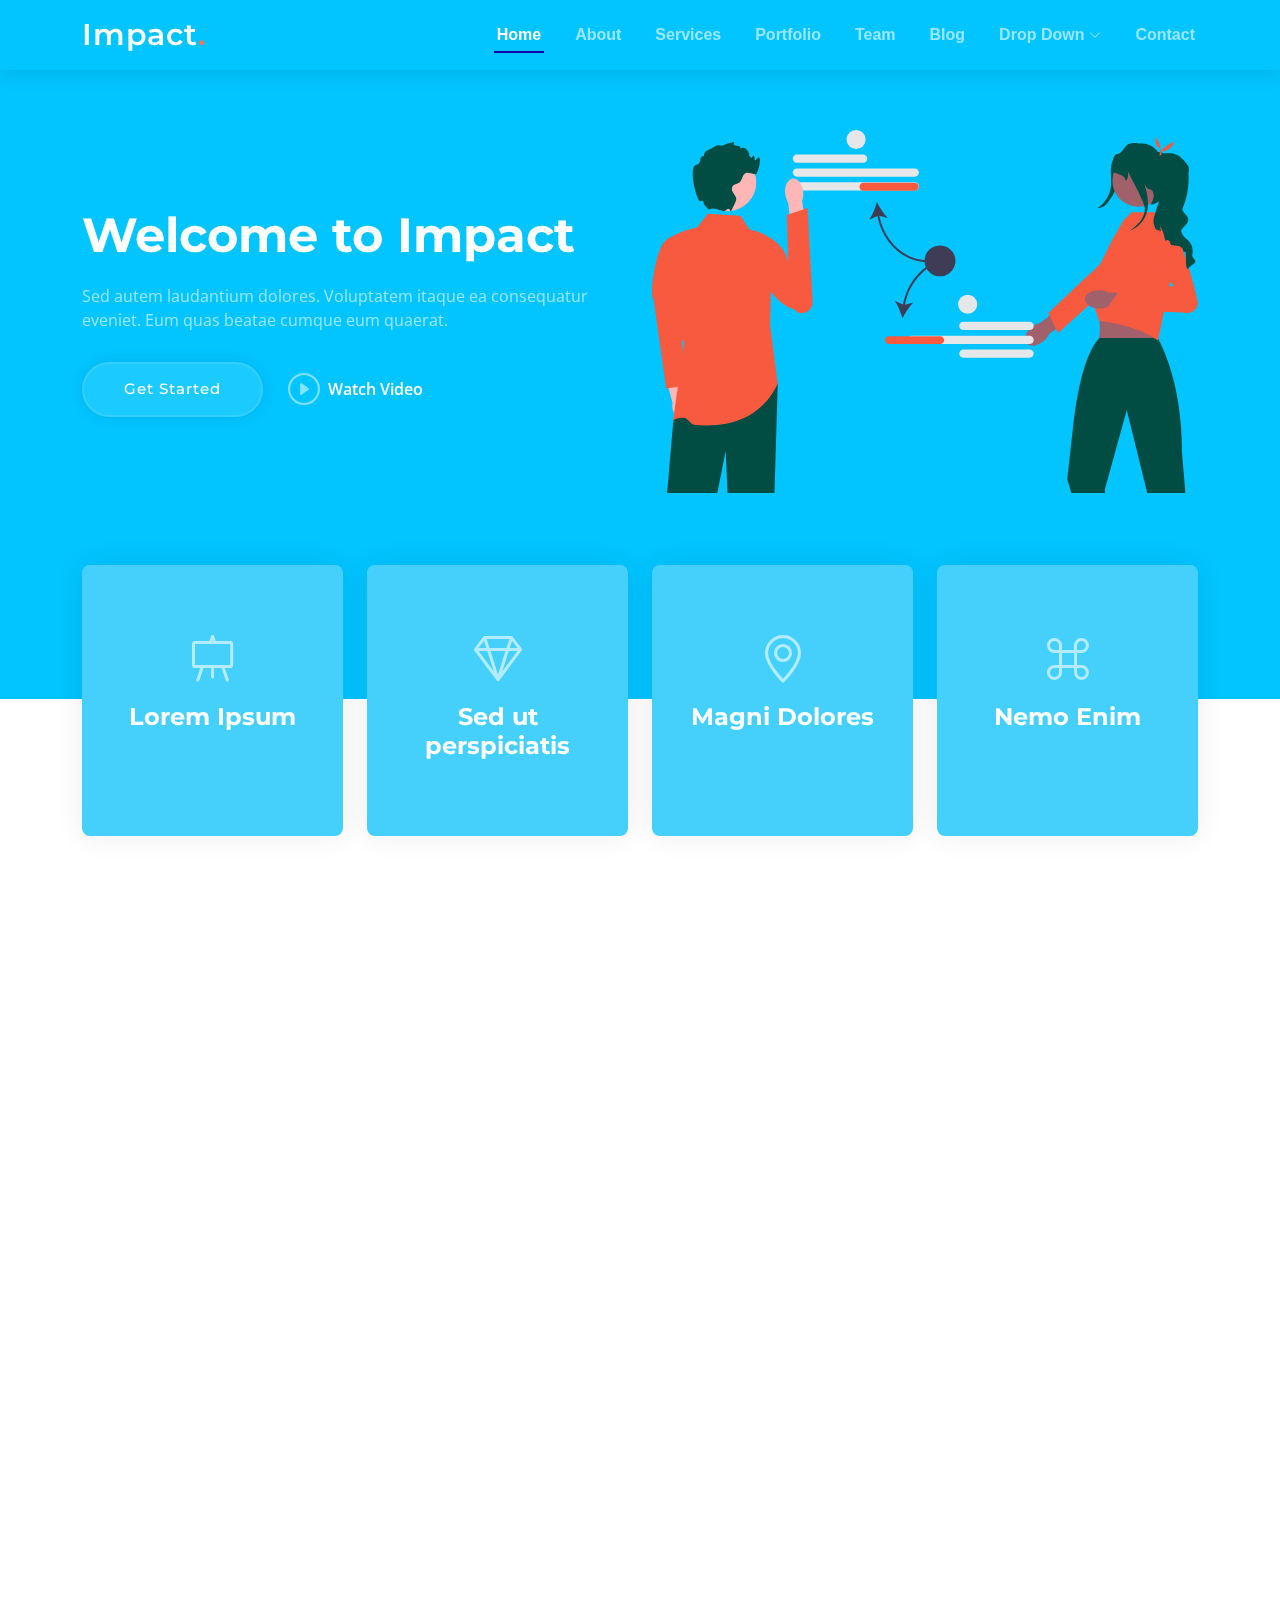
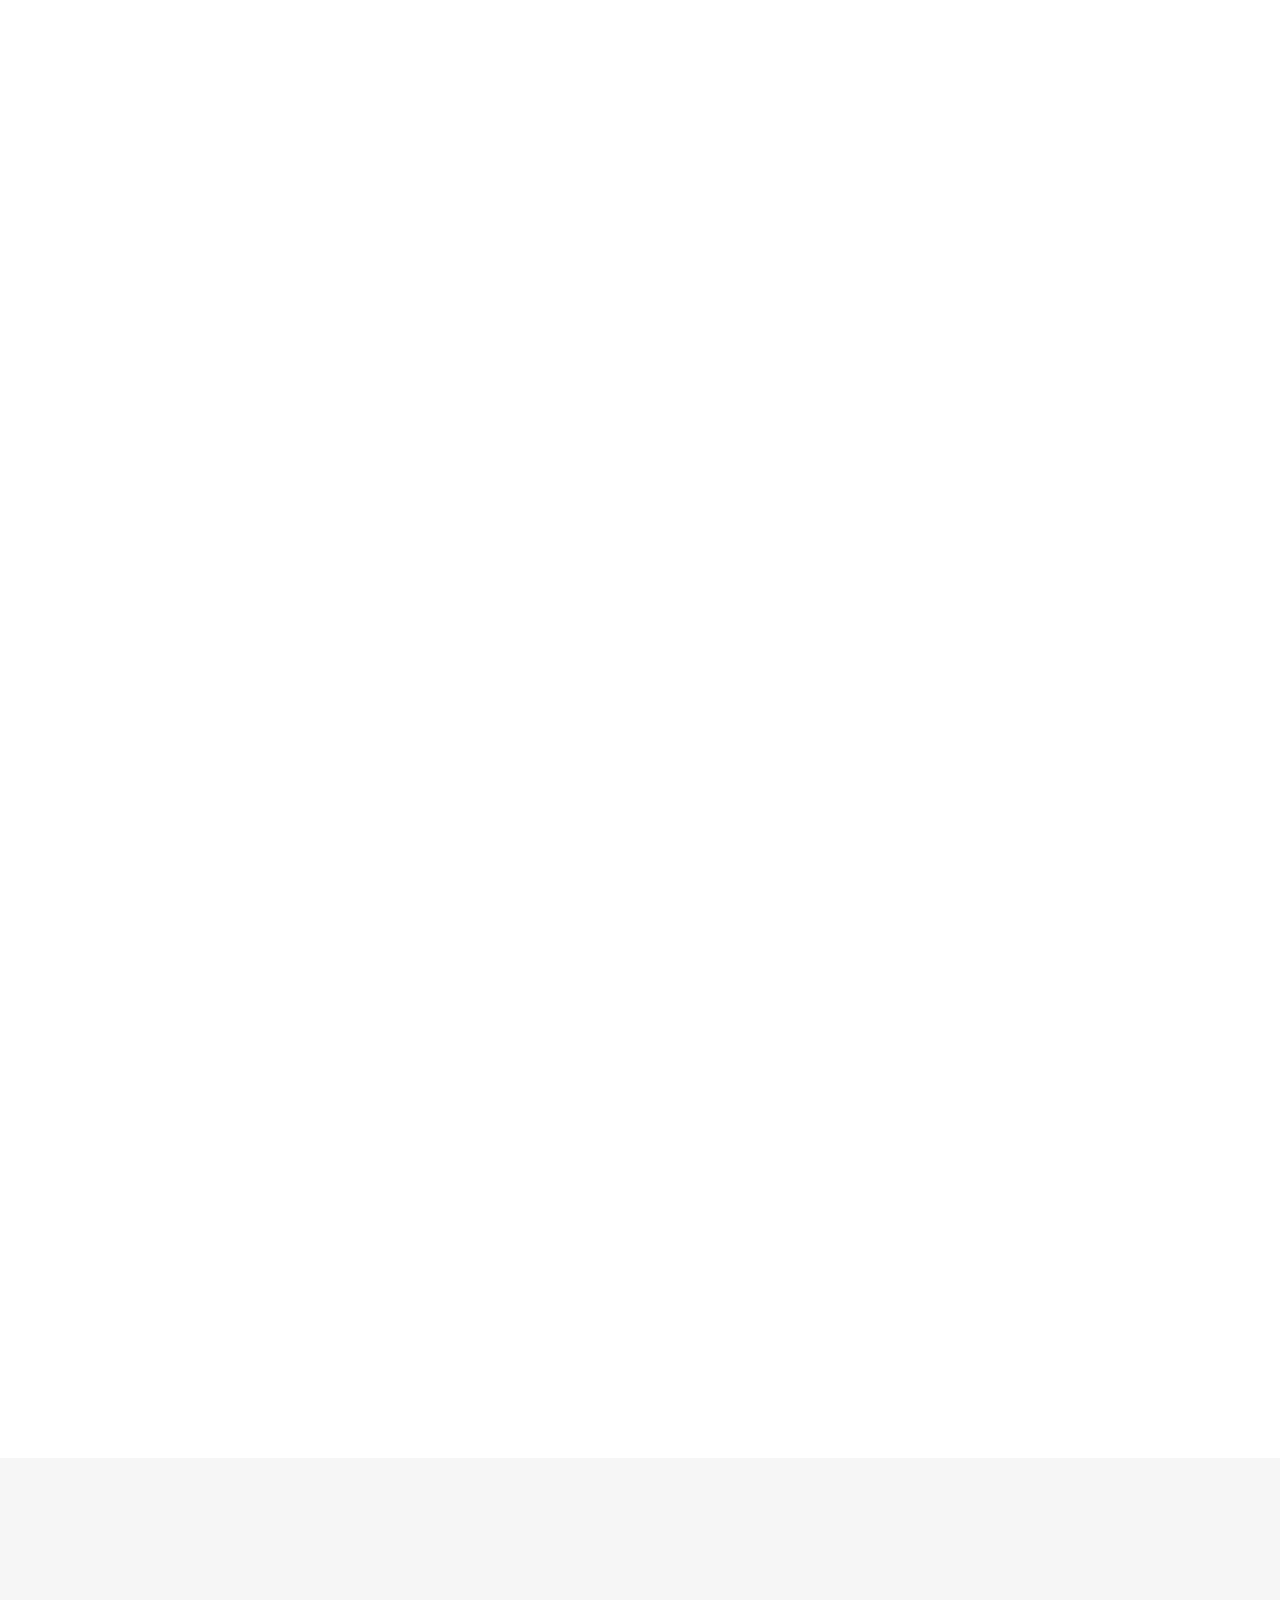
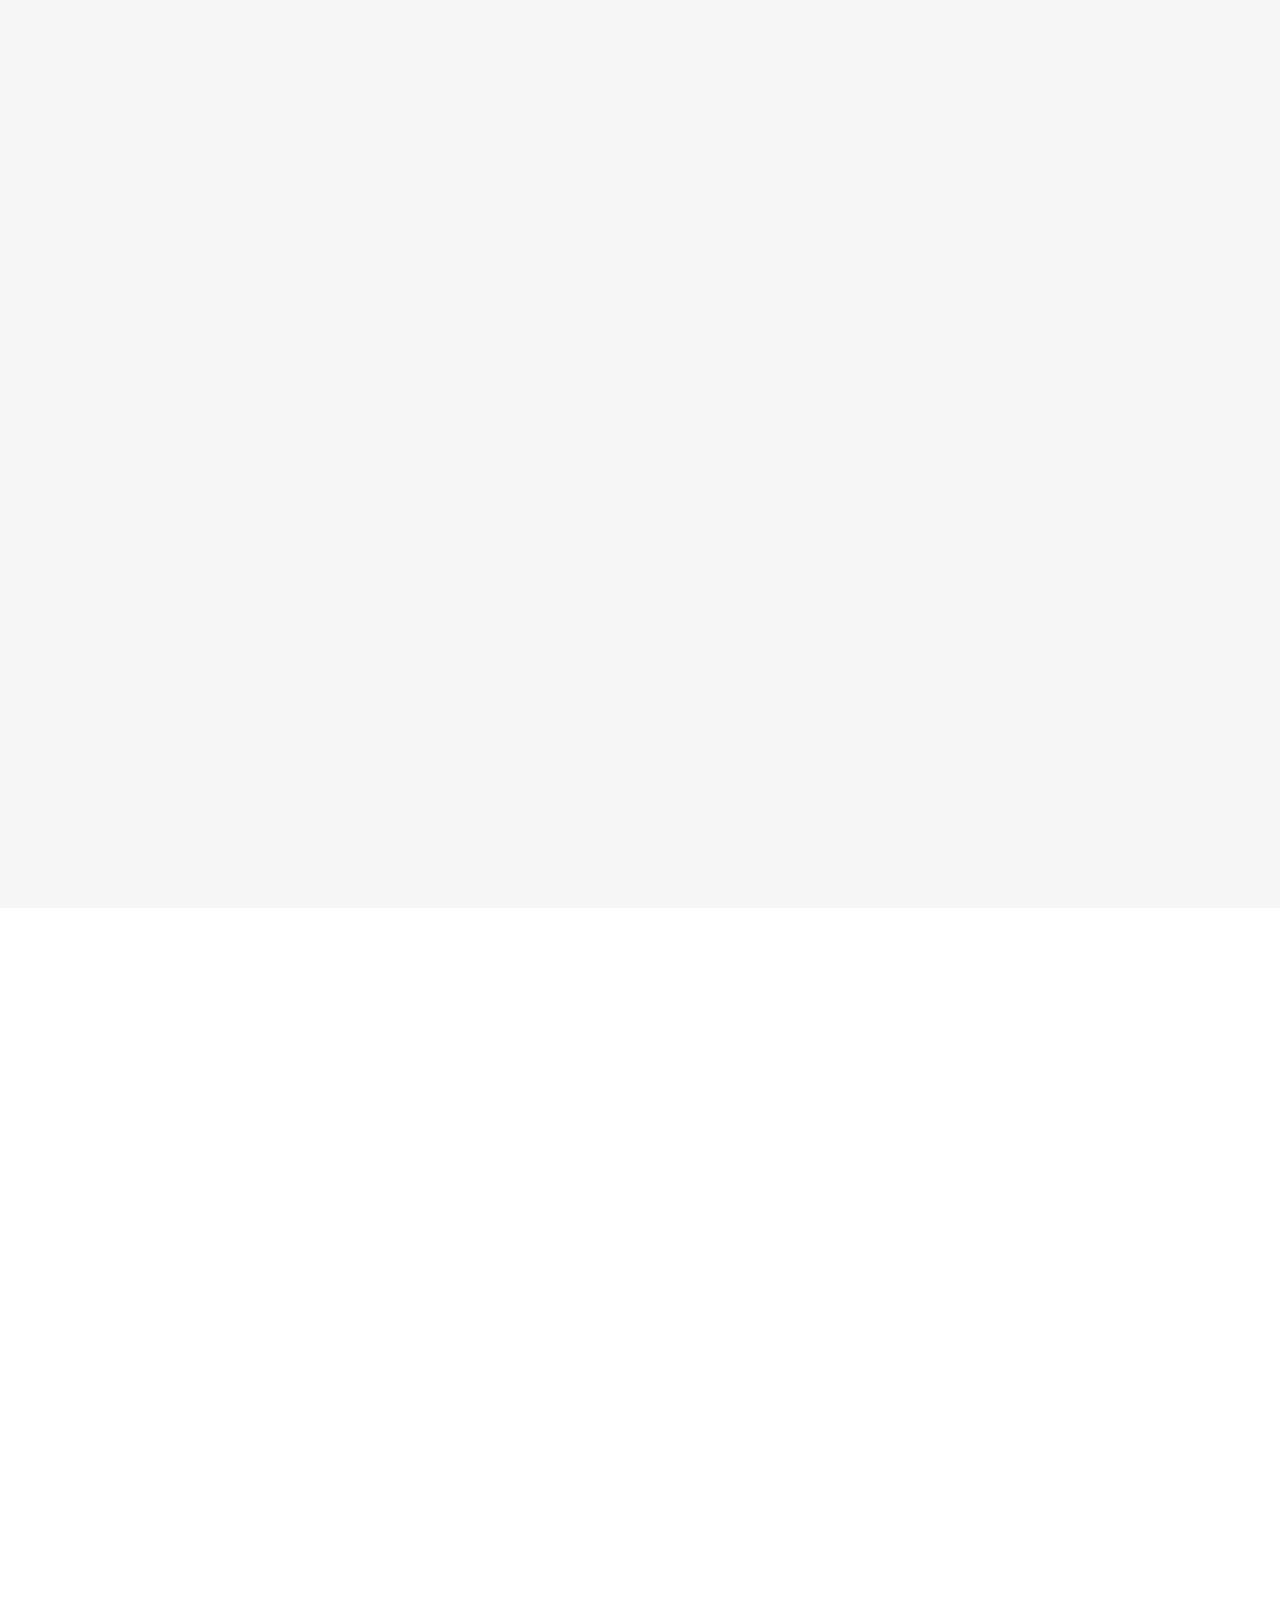
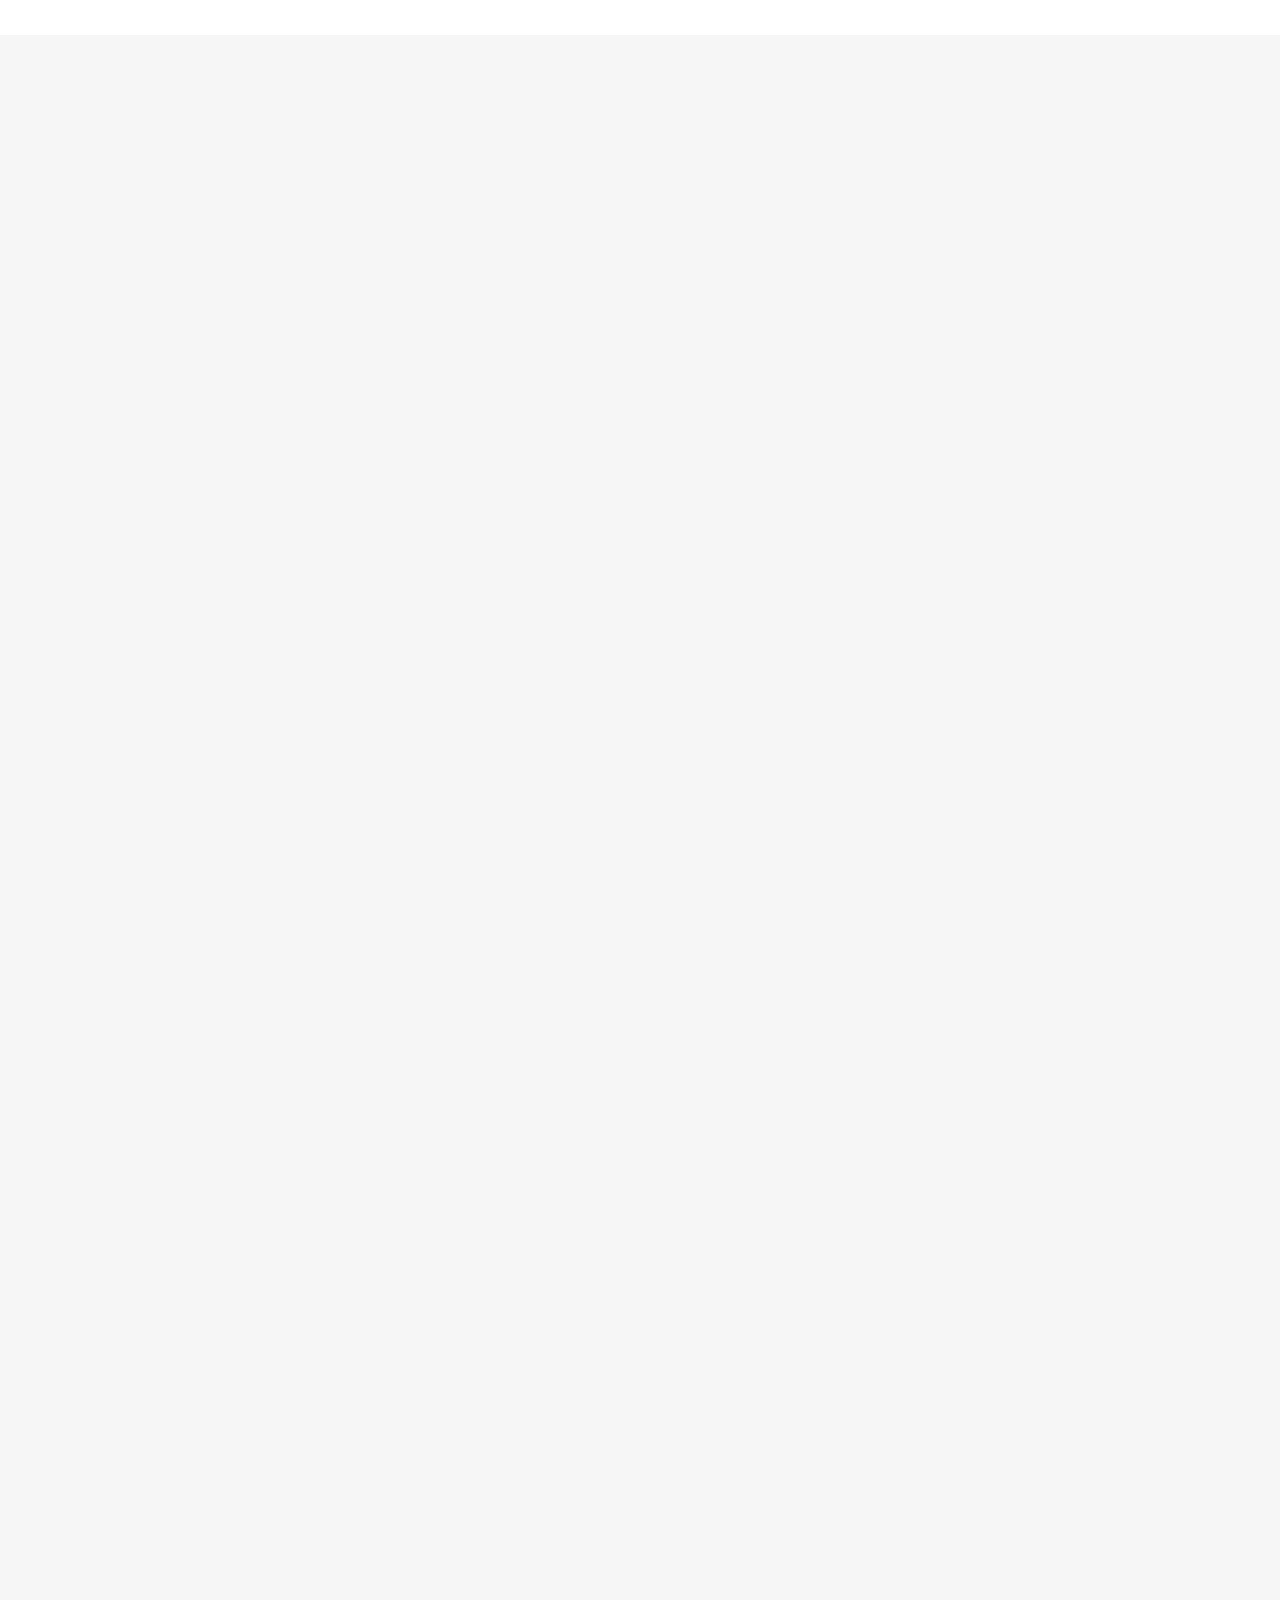
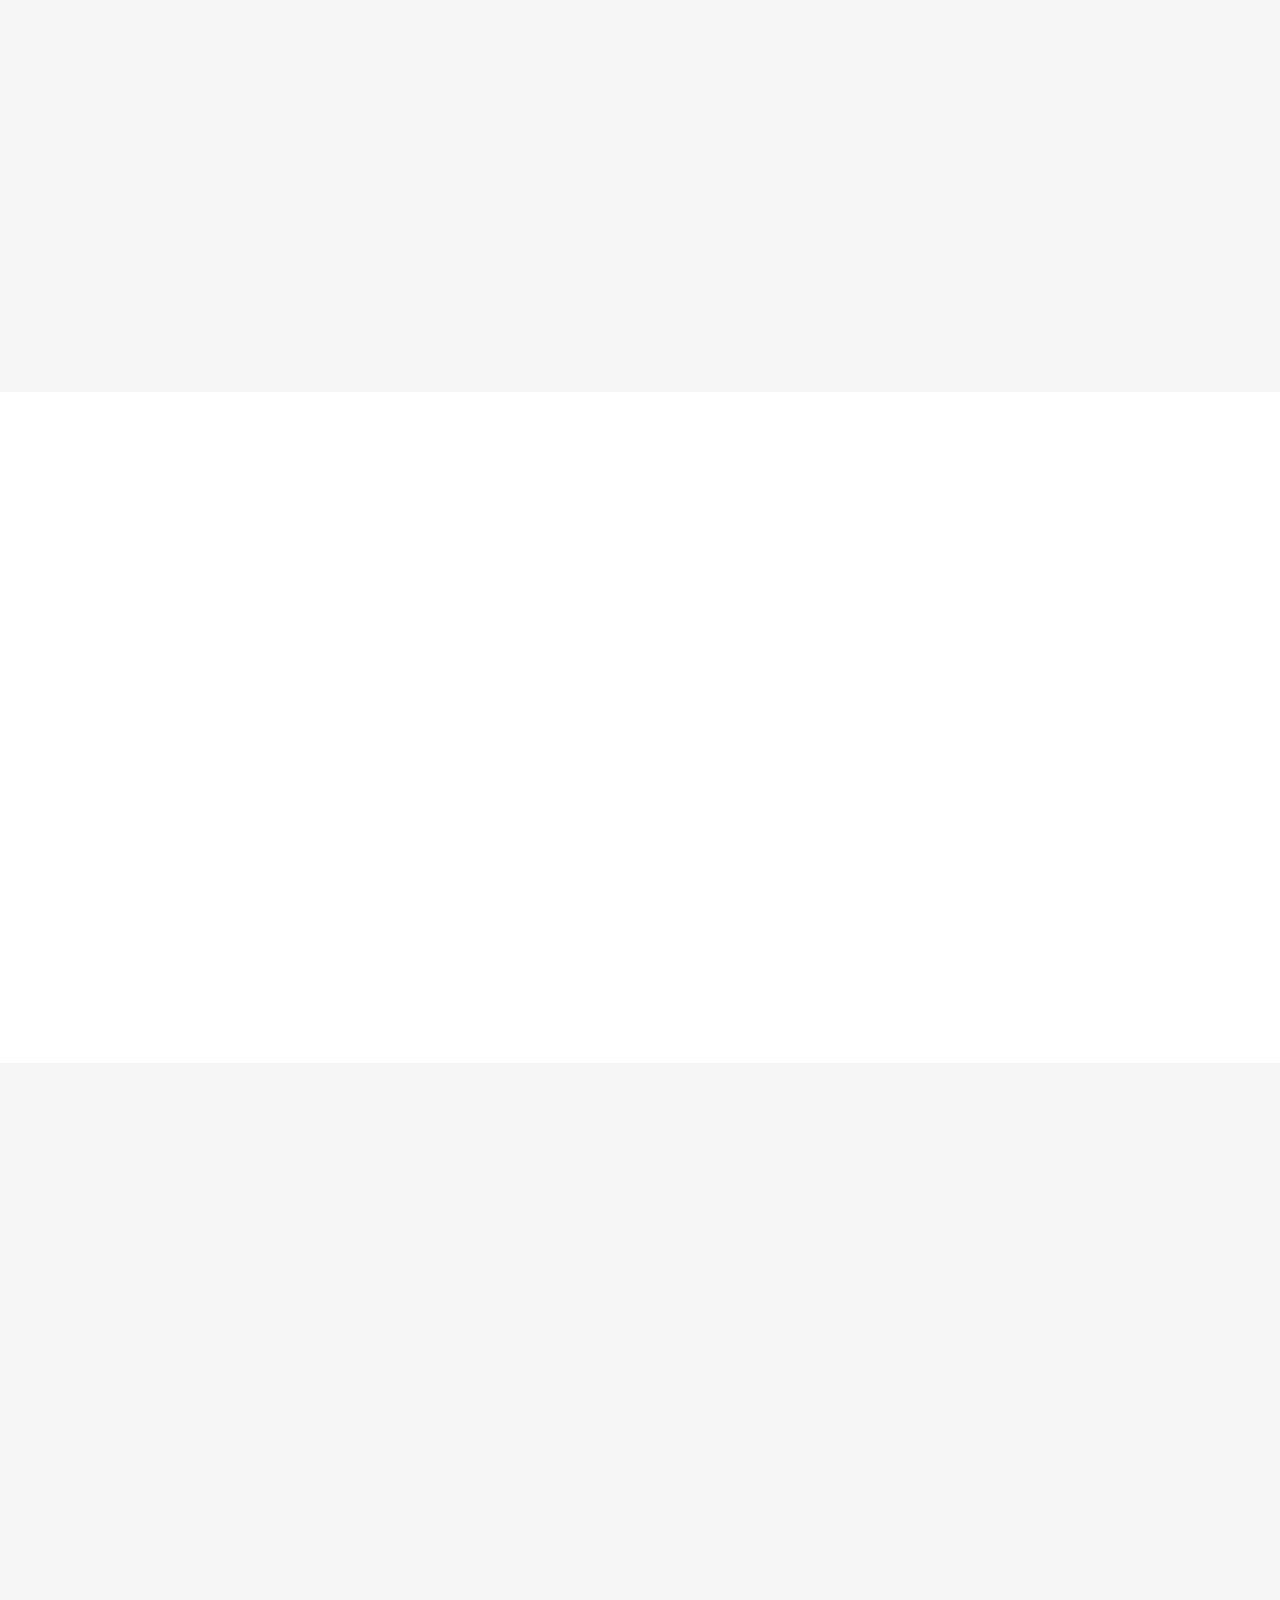
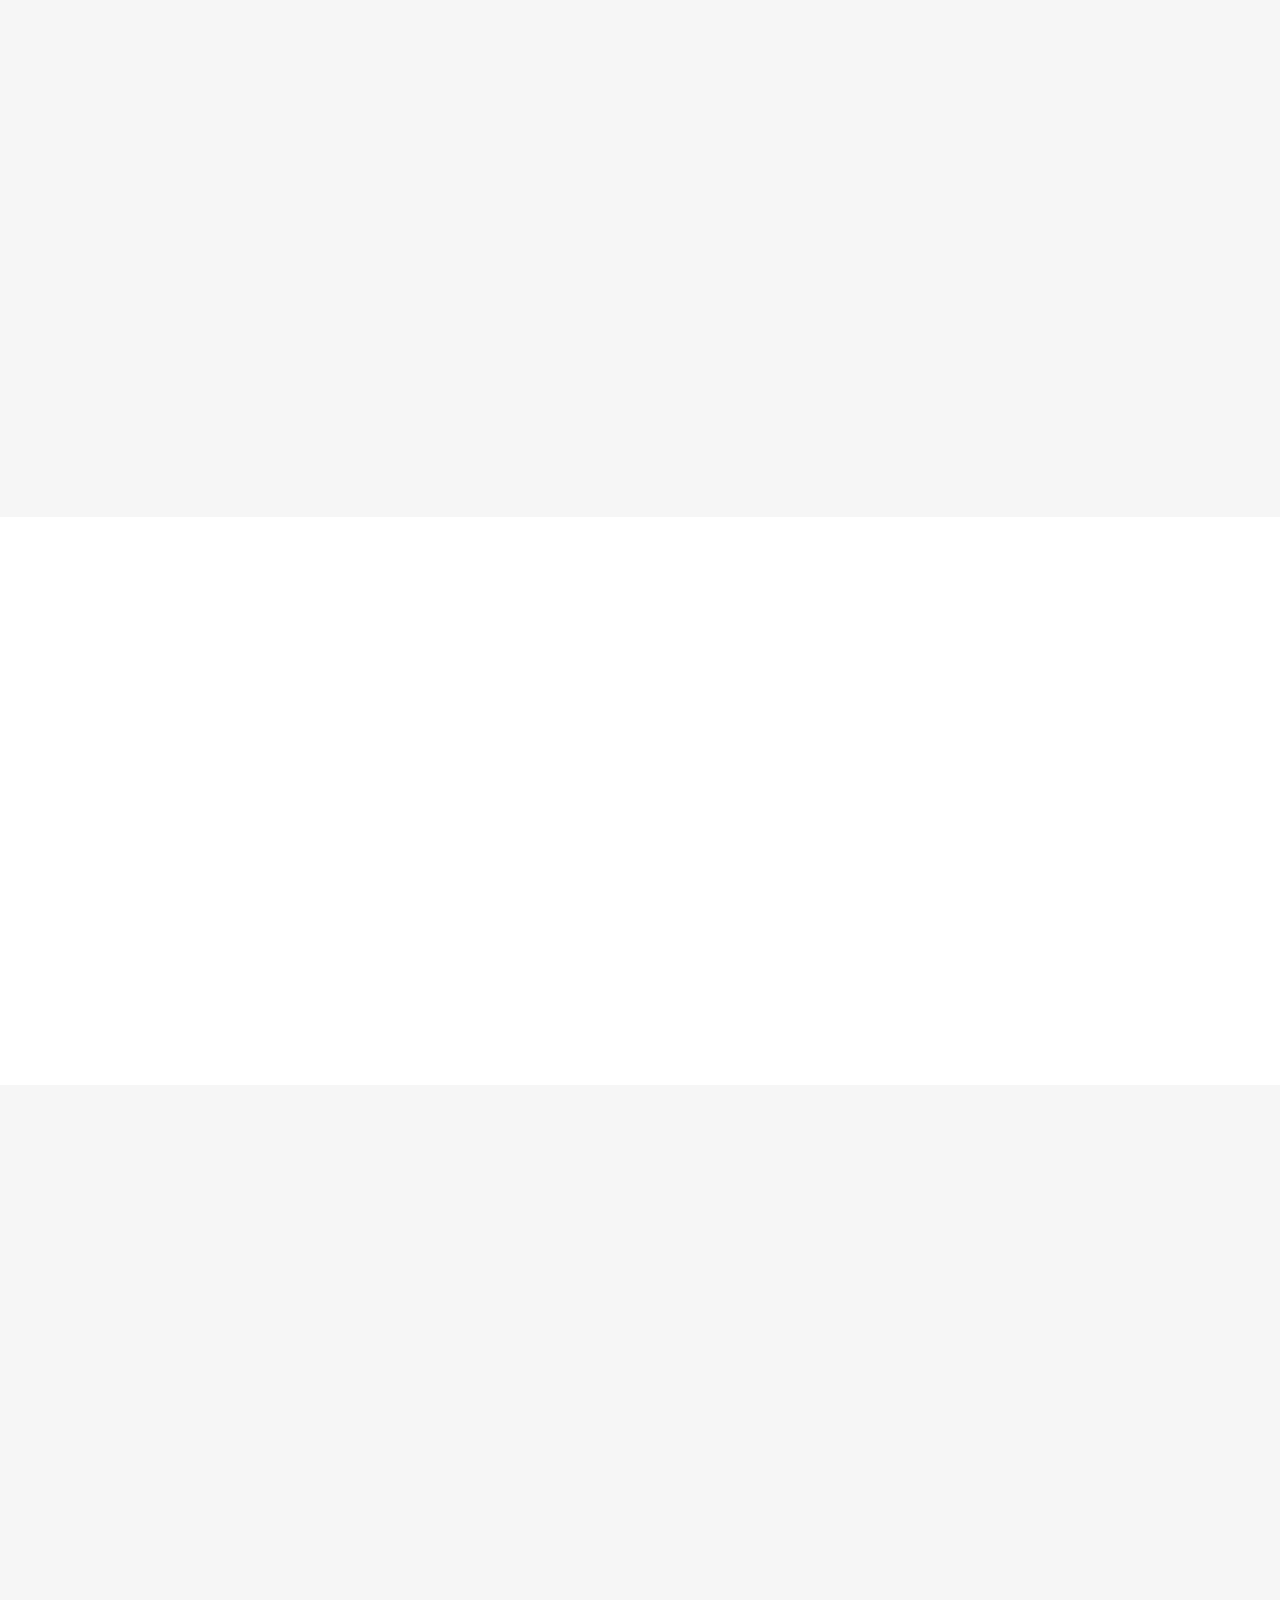
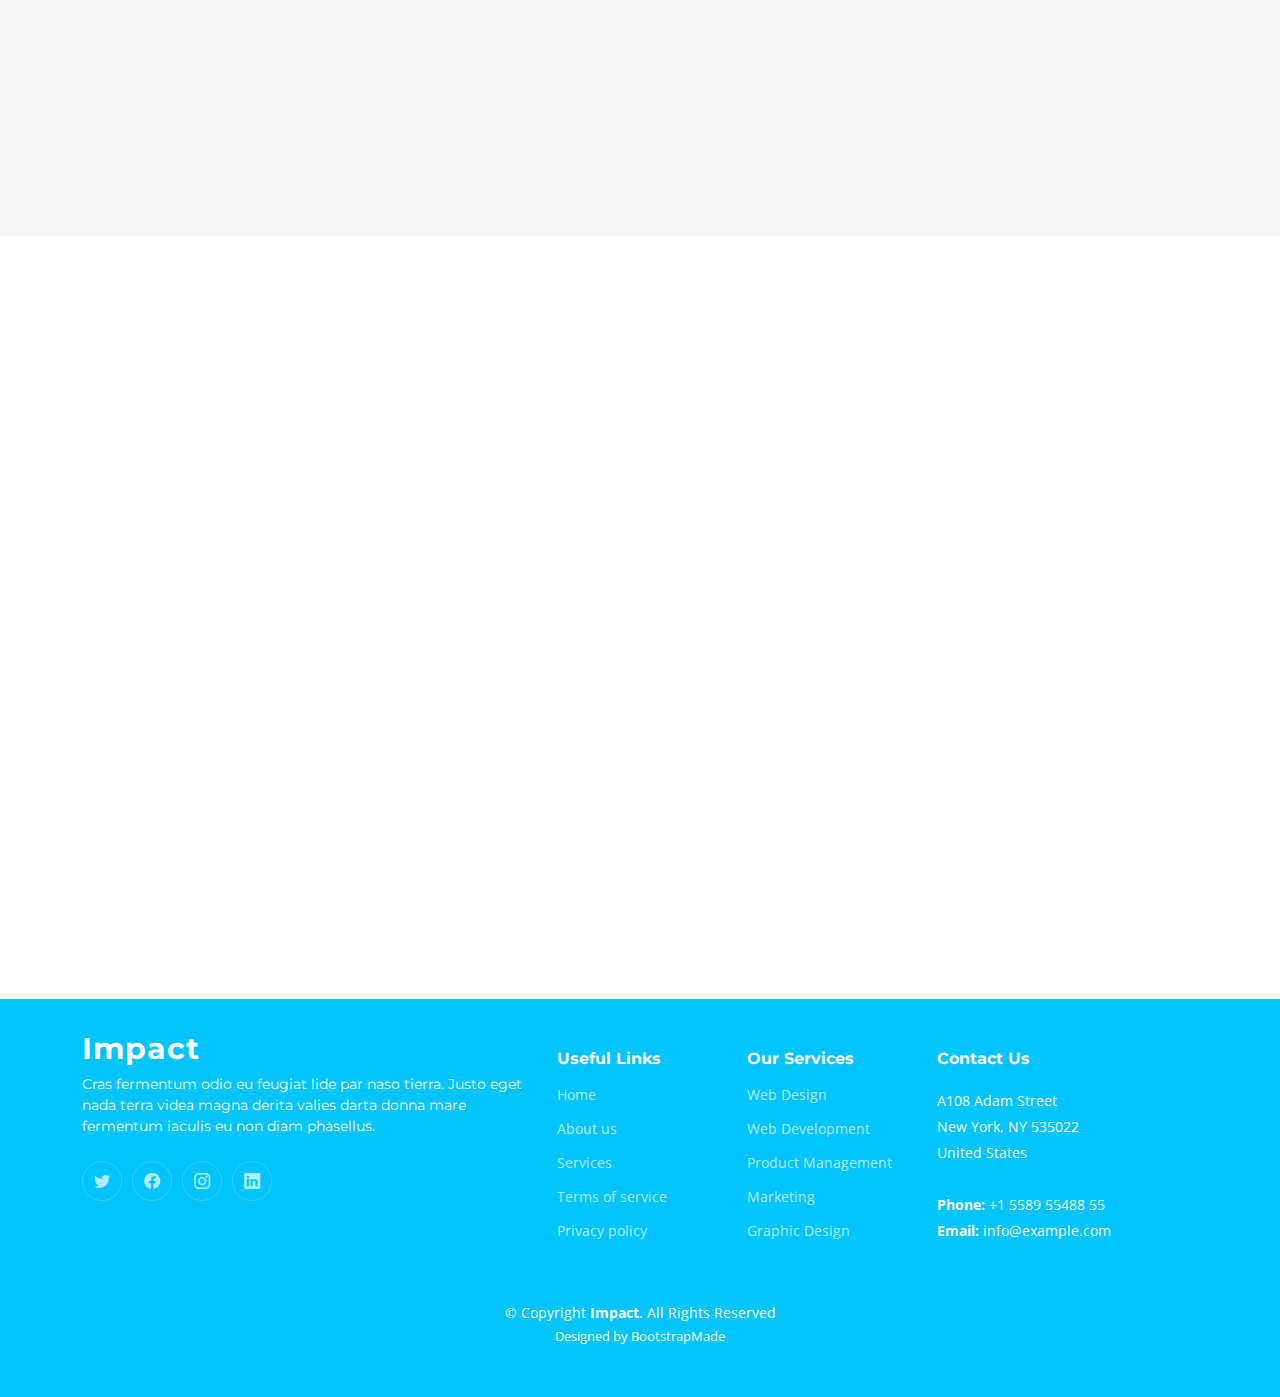
<file: kelas_11/Impact/index.html>
<!DOCTYPE html>
<html lang="en">

<head>
  <meta charset="utf-8">
  <meta content="width=device-width, initial-scale=1.0" name="viewport">

  <title>Impact Bootstrap Template - Index</title>
  <meta content="" name="description">
  <meta content="" name="keywords">

  <!-- Favicons -->
  <link href="assets/img/favicon.png" rel="icon">
  <link href="assets/img/apple-touch-icon.png" rel="apple-touch-icon">

  <!-- Google Fonts -->
  <link rel="preconnect" href="https://fonts.googleapis.com">
  <link rel="preconnect" href="https://fonts.gstatic.com" crossorigin>
  <link href="https://fonts.googleapis.com/css2?family=Open+Sans:ital,wght@0,300;0,400;0,500;0,600;0,700;1,300;1,400;1,600;1,700&family=Montserrat:ital,wght@0,300;0,400;0,500;0,600;0,700;1,300;1,400;1,500;1,600;1,700&family=Raleway:ital,wght@0,300;0,400;0,500;0,600;0,700;1,300;1,400;1,500;1,600;1,700&display=swap" rel="stylesheet">

  <!-- Vendor CSS Files -->
  <link href="assets/vendor/bootstrap/css/bootstrap.min.css" rel="stylesheet">
  <link href="assets/vendor/bootstrap-icons/bootstrap-icons.css" rel="stylesheet">
  <link href="assets/vendor/aos/aos.css" rel="stylesheet">
  <link href="assets/vendor/glightbox/css/glightbox.min.css" rel="stylesheet">
  <link href="assets/vendor/swiper/swiper-bundle.min.css" rel="stylesheet">

  <!-- Template Main CSS File -->
  <link href="assets/css/main.css" rel="stylesheet">

  <!-- =======================================================
  * Template Name: Impact - v1.1.1
  * Template URL: https://bootstrapmade.com/impact-bootstrap-business-website-template/
  * Author: BootstrapMade.com
  * License: https://bootstrapmade.com/license/
  ======================================================== -->
</head>

<body>

  <!-- ======= Header ======= -->

  <header id="header" class="header d-flex align-items-center">

    <div class="container-fluid container-xl d-flex align-items-center justify-content-between">
      <a href="index.html" class="logo d-flex align-items-center">
        <!-- Uncomment the line below if you also wish to use an image logo -->
        <!-- <img src="assets/img/logo.png" alt=""> -->
        <h1>Impact<span>.</span></h1>
      </a>
      <nav id="navbar" class="navbar">
        <ul>
          <li><a href="#hero">Home</a></li>
          <li><a href="#about">About</a></li>
          <li><a href="#services">Services</a></li>
          <li><a href="#portfolio">Portfolio</a></li>
          <li><a href="#team">Team</a></li>
          <li><a href="blog.html">Blog</a></li>
          <li class="dropdown"><a href="#"><span>Drop Down</span> <i class="bi bi-chevron-down dropdown-indicator"></i></a>
            <ul>
              <li><a href="#">Drop Down 1</a></li>
              <li class="dropdown"><a href="#"><span>Deep Drop Down</span> <i class="bi bi-chevron-down dropdown-indicator"></i></a>
                <ul>
                  <li><a href="#">Deep Drop Down 1</a></li>
                  <li><a href="#">Deep Drop Down 2</a></li>
                  <li><a href="#">Deep Drop Down 3</a></li>
                  <li><a href="#">Deep Drop Down 4</a></li>
                  <li><a href="#">Deep Drop Down 5</a></li>
                </ul>
              </li>
              <li><a href="#">Drop Down 2</a></li>
              <li><a href="#">Drop Down 3</a></li>
              <li><a href="#">Drop Down 4</a></li>
            </ul>
          </li>
          <li><a href="#contact">Contact</a></li>
        </ul>
      </nav><!-- .navbar -->

      <i class="mobile-nav-toggle mobile-nav-show bi bi-list"></i>
      <i class="mobile-nav-toggle mobile-nav-hide d-none bi bi-x"></i>

    </div>
  </header><!-- End Header -->
  <!-- End Header -->

  <!-- ======= Hero Section ======= -->
  <section id="hero" class="hero">
    <div class="container position-relative">
      <div class="row gy-5" data-aos="fade-in">
        <div class="col-lg-6 order-2 order-lg-1 d-flex flex-column justify-content-center text-center text-lg-start">
          <h2>Welcome to <span>Impact</span></h2>
          <p>Sed autem laudantium dolores. Voluptatem itaque ea consequatur eveniet. Eum quas beatae cumque eum quaerat.</p>
          <div class="d-flex justify-content-center justify-content-lg-start">
            <a href="#about" class="btn-get-started">Get Started</a>
            <a href="https://www.youtube.com/watch?v=LXb3EKWsInQ" class="glightbox btn-watch-video d-flex align-items-center"><i class="bi bi-play-circle"></i><span>Watch Video</span></a>
          </div>
        </div>
        <div class="col-lg-6 order-1 order-lg-2">
          <img src="assets/img/hero-img.svg" class="img-fluid" alt="" data-aos="zoom-out" data-aos-delay="100">
        </div>
      </div>
    </div>

    <div class="icon-boxes position-relative">
      <div class="container position-relative">
        <div class="row gy-4 mt-5">

          <div class="col-xl-3 col-md-6" data-aos="fade-up" data-aos-delay="100">
            <div class="icon-box">
              <div class="icon"><i class="bi bi-easel"></i></div>
              <h4 class="title"><a href="" class="stretched-link">Lorem Ipsum</a></h4>
            </div>
          </div>
          <!--End Icon Box -->

          <div class="col-xl-3 col-md-6" data-aos="fade-up" data-aos-delay="200">
            <div class="icon-box">
              <div class="icon"><i class="bi bi-gem"></i></div>
              <h4 class="title"><a href="" class="stretched-link">Sed ut perspiciatis</a></h4>
            </div>
          </div>
          <!--End Icon Box -->

          <div class="col-xl-3 col-md-6" data-aos="fade-up" data-aos-delay="300">
            <div class="icon-box">
              <div class="icon"><i class="bi bi-geo-alt"></i></div>
              <h4 class="title"><a href="" class="stretched-link">Magni Dolores</a></h4>
            </div>
          </div>
          <!--End Icon Box -->

          <div class="col-xl-3 col-md-6" data-aos="fade-up" data-aos-delay="500">
            <div class="icon-box">
              <div class="icon"><i class="bi bi-command"></i></div>
              <h4 class="title"><a href="" class="stretched-link">Nemo Enim</a></h4>
            </div>
          </div>
          <!--End Icon Box -->

        </div>
      </div>
    </div>

    </div>
  </section>
  <!-- End Hero Section -->

  <main id="main">

    <!-- ======= About Us Section ======= -->
    <section id="about" class="about">
      <div class="container" data-aos="fade-up">

        <div class="section-header">
          <h2>About Us</h2>
          <p>Aperiam dolorum et et wuia molestias qui eveniet numquam nihil porro incidunt dolores placeat sunt id nobis omnis tiledo stran delop</p>
        </div>

        <div class="row gy-4">
          <div class="col-lg-6">
            <h3>Voluptatem dignissimos provident quasi corporis</h3>
            <img src="assets/img/about.jpg" class="img-fluid rounded-4 mb-4" alt="">
            <p>Ut fugiat ut sunt quia veniam. Voluptate perferendis perspiciatis quod nisi et. Placeat debitis quia recusandae odit et consequatur voluptatem. Dignissimos pariatur consectetur fugiat voluptas ea.</p>
            <p>Temporibus nihil enim deserunt sed ea. Provident sit expedita aut cupiditate nihil vitae quo officia vel. Blanditiis eligendi possimus et in cum. Quidem eos ut sint rem veniam qui. Ut ut repellendus nobis tempore doloribus debitis explicabo similique sit. Accusantium sed ut omnis beatae neque deleniti repellendus.</p>
          </div>
          <div class="col-lg-6">
            <div class="content ps-0 ps-lg-5">
              <p class="fst-italic">
                Lorem ipsum dolor sit amet, consectetur adipiscing elit, sed do eiusmod tempor incididunt ut labore et dolore
                magna aliqua.
              </p>
              <ul>
                <li><i class="bi bi-check-circle-fill"></i> Ullamco laboris nisi ut aliquip ex ea commodo consequat.</li>
                <li><i class="bi bi-check-circle-fill"></i> Duis aute irure dolor in reprehenderit in voluptate velit.</li>
                <li><i class="bi bi-check-circle-fill"></i> Ullamco laboris nisi ut aliquip ex ea commodo consequat. Duis aute irure dolor in reprehenderit in voluptate trideta storacalaperda mastiro dolore eu fugiat nulla pariatur.</li>
              </ul>
              <p>
                Ullamco laboris nisi ut aliquip ex ea commodo consequat. Duis aute irure dolor in reprehenderit in voluptate
                velit esse cillum dolore eu fugiat nulla pariatur. Excepteur sint occaecat cupidatat non proident
              </p>

              <div class="position-relative mt-4">
                <img src="assets/img/about-2.jpg" class="img-fluid rounded-4" alt="">
                <a href="https://www.youtube.com/watch?v=LXb3EKWsInQ" class="glightbox play-btn"></a>
              </div>
            </div>
          </div>
        </div>

      </div>
    </section><!-- End About Us Section -->

    <!-- ======= Clients Section ======= -->
    <section id="clients" class="clients">
      <div class="container" data-aos="zoom-out">

        <div class="clients-slider swiper">
          <div class="swiper-wrapper align-items-center">
            <div class="swiper-slide"><img src="assets/img/clients/client-1.png" class="img-fluid" alt=""></div>
            <div class="swiper-slide"><img src="assets/img/clients/client-2.png" class="img-fluid" alt=""></div>
            <div class="swiper-slide"><img src="assets/img/clients/client-3.png" class="img-fluid" alt=""></div>
            <div class="swiper-slide"><img src="assets/img/clients/client-4.png" class="img-fluid" alt=""></div>
            <div class="swiper-slide"><img src="assets/img/clients/client-5.png" class="img-fluid" alt=""></div>
            <div class="swiper-slide"><img src="assets/img/clients/client-6.png" class="img-fluid" alt=""></div>
            <div class="swiper-slide"><img src="assets/img/clients/client-7.png" class="img-fluid" alt=""></div>
            <div class="swiper-slide"><img src="assets/img/clients/client-8.png" class="img-fluid" alt=""></div>
          </div>
        </div>

      </div>
    </section><!-- End Clients Section -->

    <!-- ======= Stats Counter Section ======= -->
    <section id="stats-counter" class="stats-counter">
      <div class="container" data-aos="fade-up">

        <div class="row gy-4 align-items-center">

          <div class="col-lg-6">
            <img src="assets/img/stats-img.svg" alt="" class="img-fluid">
          </div>

          <div class="col-lg-6">

            <div class="stats-item d-flex align-items-center">
              <span data-purecounter-start="0" data-purecounter-end="232" data-purecounter-duration="1" class="purecounter"></span>
              <p><strong>Happy Clients</strong> consequuntur quae diredo para mesta</p>
            </div><!-- End Stats Item -->

            <div class="stats-item d-flex align-items-center">
              <span data-purecounter-start="0" data-purecounter-end="521" data-purecounter-duration="1" class="purecounter"></span>
              <p><strong>Projects</strong> adipisci atque cum quia aut</p>
            </div><!-- End Stats Item -->

            <div class="stats-item d-flex align-items-center">
              <span data-purecounter-start="0" data-purecounter-end="453" data-purecounter-duration="1" class="purecounter"></span>
              <p><strong>Hours Of Support</strong> aut commodi quaerat</p>
            </div><!-- End Stats Item -->

          </div>

        </div>

      </div>
    </section><!-- End Stats Counter Section -->

    <!-- ======= Call To Action Section ======= -->
    <section id="call-to-action" class="call-to-action">
      <div class="container text-center" data-aos="zoom-out">
        <a href="https://www.youtube.com/watch?v=LXb3EKWsInQ" class="glightbox play-btn"></a>
        <h3>Call To Action</h3>
        <p> Duis aute irure dolor in reprehenderit in voluptate velit esse cillum dolore eu fugiat nulla pariatur. Excepteur sint occaecat cupidatat non proident, sunt in culpa qui officia deserunt mollit anim id est laborum.</p>
        <a class="cta-btn" href="#">Call To Action</a>
      </div>
    </section><!-- End Call To Action Section -->

    <!-- ======= Our Services Section ======= -->
    <section id="services" class="services sections-bg">
      <div class="container" data-aos="fade-up">

        <div class="section-header">
          <h2>Our Services</h2>
          <p>Aperiam dolorum et et wuia molestias qui eveniet numquam nihil porro incidunt dolores placeat sunt id nobis omnis tiledo stran delop</p>
        </div>

        <div class="row gy-4" data-aos="fade-up" data-aos-delay="100">

          <div class="col-lg-4 col-md-6">
            <div class="service-item  position-relative">
              <div class="icon">
                <i class="bi bi-activity"></i>
              </div>
              <h3>Nesciunt Mete</h3>
              <p>Provident nihil minus qui consequatur non omnis maiores. Eos accusantium minus dolores iure perferendis tempore et consequatur.</p>
              <a href="#" class="readmore stretched-link">Read more <i class="bi bi-arrow-right"></i></a>
            </div>
          </div><!-- End Service Item -->

          <div class="col-lg-4 col-md-6">
            <div class="service-item position-relative">
              <div class="icon">
                <i class="bi bi-broadcast"></i>
              </div>
              <h3>Eosle Commodi</h3>
              <p>Ut autem aut autem non a. Sint sint sit facilis nam iusto sint. Libero corrupti neque eum hic non ut nesciunt dolorem.</p>
              <a href="#" class="readmore stretched-link">Read more <i class="bi bi-arrow-right"></i></a>
            </div>
          </div><!-- End Service Item -->

          <div class="col-lg-4 col-md-6">
            <div class="service-item position-relative">
              <div class="icon">
                <i class="bi bi-easel"></i>
              </div>
              <h3>Ledo Markt</h3>
              <p>Ut excepturi voluptatem nisi sed. Quidem fuga consequatur. Minus ea aut. Vel qui id voluptas adipisci eos earum corrupti.</p>
              <a href="#" class="readmore stretched-link">Read more <i class="bi bi-arrow-right"></i></a>
            </div>
          </div><!-- End Service Item -->

          <div class="col-lg-4 col-md-6">
            <div class="service-item position-relative">
              <div class="icon">
                <i class="bi bi-bounding-box-circles"></i>
              </div>
              <h3>Asperiores Commodit</h3>
              <p>Non et temporibus minus omnis sed dolor esse consequatur. Cupiditate sed error ea fuga sit provident adipisci neque.</p>
              <a href="#" class="readmore stretched-link">Read more <i class="bi bi-arrow-right"></i></a>
            </div>
          </div><!-- End Service Item -->

          <div class="col-lg-4 col-md-6">
            <div class="service-item position-relative">
              <div class="icon">
                <i class="bi bi-calendar4-week"></i>
              </div>
              <h3>Velit Doloremque</h3>
              <p>Cumque et suscipit saepe. Est maiores autem enim facilis ut aut ipsam corporis aut. Sed animi at autem alias eius labore.</p>
              <a href="#" class="readmore stretched-link">Read more <i class="bi bi-arrow-right"></i></a>
            </div>
          </div><!-- End Service Item -->

          <div class="col-lg-4 col-md-6">
            <div class="service-item position-relative">
              <div class="icon">
                <i class="bi bi-chat-square-text"></i>
              </div>
              <h3>Dolori Architecto</h3>
              <p>Hic molestias ea quibusdam eos. Fugiat enim doloremque aut neque non et debitis iure. Corrupti recusandae ducimus enim.</p>
              <a href="#" class="readmore stretched-link">Read more <i class="bi bi-arrow-right"></i></a>
            </div>
          </div><!-- End Service Item -->

        </div>

      </div>
    </section><!-- End Our Services Section -->

    <!-- ======= Testimonials Section ======= -->
    <section id="testimonials" class="testimonials">
      <div class="container" data-aos="fade-up">

        <div class="section-header">
          <h2>Testimonials</h2>
          <p>Voluptatem quibusdam ut ullam perferendis repellat non ut consequuntur est eveniet deleniti fignissimos eos quam</p>
        </div>

        <div class="slides-3 swiper" data-aos="fade-up" data-aos-delay="100">
          <div class="swiper-wrapper">

            <div class="swiper-slide">
              <div class="testimonial-wrap">
                <div class="testimonial-item">
                  <div class="d-flex align-items-center">
                    <img src="assets/img/testimonials/testimonials-1.jpg" class="testimonial-img flex-shrink-0" alt="">
                    <div>
                      <h3>Saul Goodman</h3>
                      <h4>Ceo &amp; Founder</h4>
                      <div class="stars">
                        <i class="bi bi-star-fill"></i><i class="bi bi-star-fill"></i><i class="bi bi-star-fill"></i><i class="bi bi-star-fill"></i><i class="bi bi-star-fill"></i>
                      </div>
                    </div>
                  </div>
                  <p>
                    <i class="bi bi-quote quote-icon-left"></i>
                    Proin iaculis purus consequat sem cure digni ssim donec porttitora entum suscipit rhoncus. Accusantium quam, ultricies eget id, aliquam eget nibh et. Maecen aliquam, risus at semper.
                    <i class="bi bi-quote quote-icon-right"></i>
                  </p>
                </div>
              </div>
            </div><!-- End testimonial item -->

            <div class="swiper-slide">
              <div class="testimonial-wrap">
                <div class="testimonial-item">
                  <div class="d-flex align-items-center">
                    <img src="assets/img/testimonials/testimonials-2.jpg" class="testimonial-img flex-shrink-0" alt="">
                    <div>
                      <h3>Sara Wilsson</h3>
                      <h4>Designer</h4>
                      <div class="stars">
                        <i class="bi bi-star-fill"></i><i class="bi bi-star-fill"></i><i class="bi bi-star-fill"></i><i class="bi bi-star-fill"></i><i class="bi bi-star-fill"></i>
                      </div>
                    </div>
                  </div>
                  <p>
                    <i class="bi bi-quote quote-icon-left"></i>
                    Export tempor illum tamen malis malis eram quae irure esse labore quem cillum quid cillum eram malis quorum velit fore eram velit sunt aliqua noster fugiat irure amet legam anim culpa.
                    <i class="bi bi-quote quote-icon-right"></i>
                  </p>
                </div>
              </div>
            </div><!-- End testimonial item -->

            <div class="swiper-slide">
              <div class="testimonial-wrap">
                <div class="testimonial-item">
                  <div class="d-flex align-items-center">
                    <img src="assets/img/testimonials/testimonials-3.jpg" class="testimonial-img flex-shrink-0" alt="">
                    <div>
                      <h3>Jena Karlis</h3>
                      <h4>Store Owner</h4>
                      <div class="stars">
                        <i class="bi bi-star-fill"></i><i class="bi bi-star-fill"></i><i class="bi bi-star-fill"></i><i class="bi bi-star-fill"></i><i class="bi bi-star-fill"></i>
                      </div>
                    </div>
                  </div>
                  <p>
                    <i class="bi bi-quote quote-icon-left"></i>
                    Enim nisi quem export duis labore cillum quae magna enim sint quorum nulla quem veniam duis minim tempor labore quem eram duis noster aute amet eram fore quis sint minim.
                    <i class="bi bi-quote quote-icon-right"></i>
                  </p>
                </div>
              </div>
            </div><!-- End testimonial item -->

            <div class="swiper-slide">
              <div class="testimonial-wrap">
                <div class="testimonial-item">
                  <div class="d-flex align-items-center">
                    <img src="assets/img/testimonials/testimonials-4.jpg" class="testimonial-img flex-shrink-0" alt="">
                    <div>
                      <h3>Matt Brandon</h3>
                      <h4>Freelancer</h4>
                      <div class="stars">
                        <i class="bi bi-star-fill"></i><i class="bi bi-star-fill"></i><i class="bi bi-star-fill"></i><i class="bi bi-star-fill"></i><i class="bi bi-star-fill"></i>
                      </div>
                    </div>
                  </div>
                  <p>
                    <i class="bi bi-quote quote-icon-left"></i>
                    Fugiat enim eram quae cillum dolore dolor amet nulla culpa multos export minim fugiat minim velit minim dolor enim duis veniam ipsum anim magna sunt elit fore quem dolore.
                    <i class="bi bi-quote quote-icon-right"></i>
                  </p>
                </div>
              </div>
            </div><!-- End testimonial item -->

            <div class="swiper-slide">
              <div class="testimonial-wrap">
                <div class="testimonial-item">
                  <div class="d-flex align-items-center">
                    <img src="assets/img/testimonials/testimonials-5.jpg" class="testimonial-img flex-shrink-0" alt="">
                    <div>
                      <h3>John Larson</h3>
                      <h4>Entrepreneur</h4>
                      <div class="stars">
                        <i class="bi bi-star-fill"></i><i class="bi bi-star-fill"></i><i class="bi bi-star-fill"></i><i class="bi bi-star-fill"></i><i class="bi bi-star-fill"></i>
                      </div>
                    </div>
                  </div>
                  <p>
                    <i class="bi bi-quote quote-icon-left"></i>
                    Quis quorum aliqua sint quem legam fore sunt eram irure aliqua veniam tempor noster veniam enim culpa labore duis sunt culpa nulla illum cillum fugiat legam esse veniam culpa fore.
                    <i class="bi bi-quote quote-icon-right"></i>
                  </p>
                </div>
              </div>
            </div><!-- End testimonial item -->

          </div>
          <div class="swiper-pagination"></div>
        </div>

      </div>
    </section><!-- End Testimonials Section -->

    <!-- ======= Portfolio Section ======= -->
    <section id="portfolio" class="portfolio sections-bg">
      <div class="container" data-aos="fade-up">

        <div class="section-header">
          <h2>Portfolio</h2>
          <p>Quam sed id excepturi ccusantium dolorem ut quis dolores nisi llum nostrum enim velit qui ut et autem uia reprehenderit sunt deleniti</p>
        </div>

        <div class="portfolio-isotope" data-portfolio-filter="*" data-portfolio-layout="masonry" data-portfolio-sort="original-order" data-aos="fade-up" data-aos-delay="100">

          <div>
            <ul class="portfolio-flters">
              <li data-filter="*" class="filter-active">All</li>
              <li data-filter=".filter-app">App</li>
              <li data-filter=".filter-product">Product</li>
              <li data-filter=".filter-branding">Branding</li>
              <li data-filter=".filter-books">Books</li>
            </ul><!-- End Portfolio Filters -->
          </div>

          <div class="row gy-4 portfolio-container">

            <div class="col-xl-4 col-md-6 portfolio-item filter-app">
              <div class="portfolio-wrap">
                <a href="assets/img/portfolio/app-1.jpg" data-gallery="portfolio-gallery-app" class="glightbox"><img src="assets/img/portfolio/app-1.jpg" class="img-fluid" alt=""></a>
                <div class="portfolio-info">
                  <h4><a href="portfolio-details.html" title="More Details">App 1</a></h4>
                  <p>Lorem ipsum, dolor sit amet consectetur</p>
                </div>
              </div>
            </div><!-- End Portfolio Item -->

            <div class="col-xl-4 col-md-6 portfolio-item filter-product">
              <div class="portfolio-wrap">
                <a href="assets/img/portfolio/product-1.jpg" data-gallery="portfolio-gallery-app" class="glightbox"><img src="assets/img/portfolio/product-1.jpg" class="img-fluid" alt=""></a>
                <div class="portfolio-info">
                  <h4><a href="portfolio-details.html" title="More Details">Product 1</a></h4>
                  <p>Lorem ipsum, dolor sit amet consectetur</p>
                </div>
              </div>
            </div><!-- End Portfolio Item -->

            <div class="col-xl-4 col-md-6 portfolio-item filter-branding">
              <div class="portfolio-wrap">
                <a href="assets/img/portfolio/branding-1.jpg" data-gallery="portfolio-gallery-app" class="glightbox"><img src="assets/img/portfolio/branding-1.jpg" class="img-fluid" alt=""></a>
                <div class="portfolio-info">
                  <h4><a href="portfolio-details.html" title="More Details">Branding 1</a></h4>
                  <p>Lorem ipsum, dolor sit amet consectetur</p>
                </div>
              </div>
            </div><!-- End Portfolio Item -->

            <div class="col-xl-4 col-md-6 portfolio-item filter-books">
              <div class="portfolio-wrap">
                <a href="assets/img/portfolio/books-1.jpg" data-gallery="portfolio-gallery-app" class="glightbox"><img src="assets/img/portfolio/books-1.jpg" class="img-fluid" alt=""></a>
                <div class="portfolio-info">
                  <h4><a href="portfolio-details.html" title="More Details">Books 1</a></h4>
                  <p>Lorem ipsum, dolor sit amet consectetur</p>
                </div>
              </div>
            </div><!-- End Portfolio Item -->

            <div class="col-xl-4 col-md-6 portfolio-item filter-app">
              <div class="portfolio-wrap">
                <a href="assets/img/portfolio/app-2.jpg" data-gallery="portfolio-gallery-app" class="glightbox"><img src="assets/img/portfolio/app-2.jpg" class="img-fluid" alt=""></a>
                <div class="portfolio-info">
                  <h4><a href="portfolio-details.html" title="More Details">App 2</a></h4>
                  <p>Lorem ipsum, dolor sit amet consectetur</p>
                </div>
              </div>
            </div><!-- End Portfolio Item -->

            <div class="col-xl-4 col-md-6 portfolio-item filter-product">
              <div class="portfolio-wrap">
                <a href="assets/img/portfolio/product-2.jpg" data-gallery="portfolio-gallery-app" class="glightbox"><img src="assets/img/portfolio/product-2.jpg" class="img-fluid" alt=""></a>
                <div class="portfolio-info">
                  <h4><a href="portfolio-details.html" title="More Details">Product 2</a></h4>
                  <p>Lorem ipsum, dolor sit amet consectetur</p>
                </div>
              </div>
            </div><!-- End Portfolio Item -->

            <div class="col-xl-4 col-md-6 portfolio-item filter-branding">
              <div class="portfolio-wrap">
                <a href="assets/img/portfolio/branding-2.jpg" data-gallery="portfolio-gallery-app" class="glightbox"><img src="assets/img/portfolio/branding-2.jpg" class="img-fluid" alt=""></a>
                <div class="portfolio-info">
                  <h4><a href="portfolio-details.html" title="More Details">Branding 2</a></h4>
                  <p>Lorem ipsum, dolor sit amet consectetur</p>
                </div>
              </div>
            </div><!-- End Portfolio Item -->

            <div class="col-xl-4 col-md-6 portfolio-item filter-books">
              <div class="portfolio-wrap">
                <a href="assets/img/portfolio/books-2.jpg" data-gallery="portfolio-gallery-app" class="glightbox"><img src="assets/img/portfolio/books-2.jpg" class="img-fluid" alt=""></a>
                <div class="portfolio-info">
                  <h4><a href="portfolio-details.html" title="More Details">Books 2</a></h4>
                  <p>Lorem ipsum, dolor sit amet consectetur</p>
                </div>
              </div>
            </div><!-- End Portfolio Item -->

            <div class="col-xl-4 col-md-6 portfolio-item filter-app">
              <div class="portfolio-wrap">
                <a href="assets/img/portfolio/app-3.jpg" data-gallery="portfolio-gallery-app" class="glightbox"><img src="assets/img/portfolio/app-3.jpg" class="img-fluid" alt=""></a>
                <div class="portfolio-info">
                  <h4><a href="portfolio-details.html" title="More Details">App 3</a></h4>
                  <p>Lorem ipsum, dolor sit amet consectetur</p>
                </div>
              </div>
            </div><!-- End Portfolio Item -->

            <div class="col-xl-4 col-md-6 portfolio-item filter-product">
              <div class="portfolio-wrap">
                <a href="assets/img/portfolio/product-3.jpg" data-gallery="portfolio-gallery-app" class="glightbox"><img src="assets/img/portfolio/product-3.jpg" class="img-fluid" alt=""></a>
                <div class="portfolio-info">
                  <h4><a href="portfolio-details.html" title="More Details">Product 3</a></h4>
                  <p>Lorem ipsum, dolor sit amet consectetur</p>
                </div>
              </div>
            </div><!-- End Portfolio Item -->

            <div class="col-xl-4 col-md-6 portfolio-item filter-branding">
              <div class="portfolio-wrap">
                <a href="assets/img/portfolio/branding-3.jpg" data-gallery="portfolio-gallery-app" class="glightbox"><img src="assets/img/portfolio/branding-3.jpg" class="img-fluid" alt=""></a>
                <div class="portfolio-info">
                  <h4><a href="portfolio-details.html" title="More Details">Branding 3</a></h4>
                  <p>Lorem ipsum, dolor sit amet consectetur</p>
                </div>
              </div>
            </div><!-- End Portfolio Item -->

            <div class="col-xl-4 col-md-6 portfolio-item filter-books">
              <div class="portfolio-wrap">
                <a href="assets/img/portfolio/books-3.jpg" data-gallery="portfolio-gallery-app" class="glightbox"><img src="assets/img/portfolio/books-3.jpg" class="img-fluid" alt=""></a>
                <div class="portfolio-info">
                  <h4><a href="portfolio-details.html" title="More Details">Books 3</a></h4>
                  <p>Lorem ipsum, dolor sit amet consectetur</p>
                </div>
              </div>
            </div><!-- End Portfolio Item -->

          </div><!-- End Portfolio Container -->

        </div>

      </div>
    </section><!-- End Portfolio Section -->

    <!-- ======= Our Team Section ======= -->
    <section id="team" class="team">
      <div class="container" data-aos="fade-up">

        <div class="section-header">
          <h2>Our Team</h2>
          <p>Nulla dolorum nulla nesciunt rerum facere sed ut inventore quam porro nihil id ratione ea sunt quis dolorem dolore earum</p>
        </div>

        <div class="row gy-4">

          <div class="col-xl-3 col-md-6 d-flex" data-aos="fade-up" data-aos-delay="100">
            <div class="member">
              <img src="assets/img/team/team-1.jpg" class="img-fluid" alt="">
              <h4>Walter White</h4>
              <span>Web Development</span>
              <div class="social">
                <a href=""><i class="bi bi-twitter"></i></a>
                <a href=""><i class="bi bi-facebook"></i></a>
                <a href=""><i class="bi bi-instagram"></i></a>
                <a href=""><i class="bi bi-linkedin"></i></a>
              </div>
            </div>
          </div><!-- End Team Member -->

          <div class="col-xl-3 col-md-6 d-flex" data-aos="fade-up" data-aos-delay="200">
            <div class="member">
              <img src="assets/img/team/team-2.jpg" class="img-fluid" alt="">
              <h4>Sarah Jhinson</h4>
              <span>Marketing</span>
              <div class="social">
                <a href=""><i class="bi bi-twitter"></i></a>
                <a href=""><i class="bi bi-facebook"></i></a>
                <a href=""><i class="bi bi-instagram"></i></a>
                <a href=""><i class="bi bi-linkedin"></i></a>
              </div>
            </div>
          </div><!-- End Team Member -->

          <div class="col-xl-3 col-md-6 d-flex" data-aos="fade-up" data-aos-delay="300">
            <div class="member">
              <img src="assets/img/team/team-3.jpg" class="img-fluid" alt="">
              <h4>William Anderson</h4>
              <span>Content</span>
              <div class="social">
                <a href=""><i class="bi bi-twitter"></i></a>
                <a href=""><i class="bi bi-facebook"></i></a>
                <a href=""><i class="bi bi-instagram"></i></a>
                <a href=""><i class="bi bi-linkedin"></i></a>
              </div>
            </div>
          </div><!-- End Team Member -->

          <div class="col-xl-3 col-md-6 d-flex" data-aos="fade-up" data-aos-delay="400">
            <div class="member">
              <img src="assets/img/team/team-4.jpg" class="img-fluid" alt="">
              <h4>Amanda Jepson</h4>
              <span>Accountant</span>
              <div class="social">
                <a href=""><i class="bi bi-twitter"></i></a>
                <a href=""><i class="bi bi-facebook"></i></a>
                <a href=""><i class="bi bi-instagram"></i></a>
                <a href=""><i class="bi bi-linkedin"></i></a>
              </div>
            </div>
          </div><!-- End Team Member -->

        </div>

      </div>
    </section><!-- End Our Team Section -->

    <!-- ======= Pricing Section ======= -->
    <section id="pricing" class="pricing sections-bg">
      <div class="container" data-aos="fade-up">

        <div class="section-header">
          <h2>Pricing</h2>
          <p>Aperiam dolorum et et wuia molestias qui eveniet numquam nihil porro incidunt dolores placeat sunt id nobis omnis tiledo stran delop</p>
        </div>

        <div class="row g-4 py-lg-5" data-aos="zoom-out" data-aos-delay="100">

          <div class="col-lg-4">
            <div class="pricing-item">
              <h3>Free Plan</h3>
              <div class="icon">
                <i class="bi bi-box"></i>
              </div>
              <h4><sup>$</sup>0<span> / month</span></h4>
              <ul>
                <li><i class="bi bi-check"></i> Quam adipiscing vitae proin</li>
                <li><i class="bi bi-check"></i> Nec feugiat nisl pretium</li>
                <li><i class="bi bi-check"></i> Nulla at volutpat diam uteera</li>
                <li class="na"><i class="bi bi-x"></i> <span>Pharetra massa massa ultricies</span></li>
                <li class="na"><i class="bi bi-x"></i> <span>Massa ultricies mi quis hendrerit</span></li>
              </ul>
              <div class="text-center"><a href="#" class="buy-btn">Buy Now</a></div>
            </div>
          </div><!-- End Pricing Item -->

          <div class="col-lg-4">
            <div class="pricing-item featured">
              <h3>Business Plan</h3>
              <div class="icon">
                <i class="bi bi-airplane"></i>
              </div>

              <h4><sup>$</sup>29<span> / month</span></h4>
              <ul>
                <li><i class="bi bi-check"></i> Quam adipiscing vitae proin</li>
                <li><i class="bi bi-check"></i> Nec feugiat nisl pretium</li>
                <li><i class="bi bi-check"></i> Nulla at volutpat diam uteera</li>
                <li><i class="bi bi-check"></i> Pharetra massa massa ultricies</li>
                <li><i class="bi bi-check"></i> Massa ultricies mi quis hendrerit</li>
              </ul>
              <div class="text-center"><a href="#" class="buy-btn">Buy Now</a></div>
            </div>
          </div><!-- End Pricing Item -->

          <div class="col-lg-4">
            <div class="pricing-item">
              <h3>Developer Plan</h3>
              <div class="icon">
                <i class="bi bi-send"></i>
              </div>
              <h4><sup>$</sup>49<span> / month</span></h4>
              <ul>
                <li><i class="bi bi-check"></i> Quam adipiscing vitae proin</li>
                <li><i class="bi bi-check"></i> Nec feugiat nisl pretium</li>
                <li><i class="bi bi-check"></i> Nulla at volutpat diam uteera</li>
                <li><i class="bi bi-check"></i> Pharetra massa massa ultricies</li>
                <li><i class="bi bi-check"></i> Massa ultricies mi quis hendrerit</li>
              </ul>
              <div class="text-center"><a href="#" class="buy-btn">Buy Now</a></div>
            </div>
          </div><!-- End Pricing Item -->

        </div>

      </div>
    </section><!-- End Pricing Section -->

    <!-- ======= Frequently Asked Questions Section ======= -->
    <section id="faq" class="faq">
      <div class="container" data-aos="fade-up">

        <div class="row gy-4">

          <div class="col-lg-4">
            <div class="content px-xl-5">
              <h3>Frequently Asked <strong>Questions</strong></h3>
              <p>
                Lorem ipsum dolor sit amet, consectetur adipiscing elit, sed do eiusmod tempor incididunt ut labore et dolore magna aliqua. Duis aute irure dolor in reprehenderit
              </p>
            </div>
          </div>

          <div class="col-lg-8">

            <div class="accordion accordion-flush" id="faqlist" data-aos="fade-up" data-aos-delay="100">

              <div class="accordion-item">
                <h3 class="accordion-header">
                  <button class="accordion-button collapsed" type="button" data-bs-toggle="collapse" data-bs-target="#faq-content-1">
                    <span class="num">1.</span>
                    Non consectetur a erat nam at lectus urna duis?
                  </button>
                </h3>
                <div id="faq-content-1" class="accordion-collapse collapse" data-bs-parent="#faqlist">
                  <div class="accordion-body">
                    Feugiat pretium nibh ipsum consequat. Tempus iaculis urna id volutpat lacus laoreet non curabitur gravida. Venenatis lectus magna fringilla urna porttitor rhoncus dolor purus non.
                  </div>
                </div>
              </div><!-- # Faq item-->

              <div class="accordion-item">
                <h3 class="accordion-header">
                  <button class="accordion-button collapsed" type="button" data-bs-toggle="collapse" data-bs-target="#faq-content-2">
                    <span class="num">2.</span>
                    Feugiat scelerisque varius morbi enim nunc faucibus a pellentesque?
                  </button>
                </h3>
                <div id="faq-content-2" class="accordion-collapse collapse" data-bs-parent="#faqlist">
                  <div class="accordion-body">
                    Dolor sit amet consectetur adipiscing elit pellentesque habitant morbi. Id interdum velit laoreet id donec ultrices. Fringilla phasellus faucibus scelerisque eleifend donec pretium. Est pellentesque elit ullamcorper dignissim. Mauris ultrices eros in cursus turpis massa tincidunt dui.
                  </div>
                </div>
              </div><!-- # Faq item-->

              <div class="accordion-item">
                <h3 class="accordion-header">
                  <button class="accordion-button collapsed" type="button" data-bs-toggle="collapse" data-bs-target="#faq-content-3">
                    <span class="num">3.</span>
                    Dolor sit amet consectetur adipiscing elit pellentesque habitant morbi?
                  </button>
                </h3>
                <div id="faq-content-3" class="accordion-collapse collapse" data-bs-parent="#faqlist">
                  <div class="accordion-body">
                    Eleifend mi in nulla posuere sollicitudin aliquam ultrices sagittis orci. Faucibus pulvinar elementum integer enim. Sem nulla pharetra diam sit amet nisl suscipit. Rutrum tellus pellentesque eu tincidunt. Lectus urna duis convallis convallis tellus. Urna molestie at elementum eu facilisis sed odio morbi quis
                  </div>
                </div>
              </div><!-- # Faq item-->

              <div class="accordion-item">
                <h3 class="accordion-header">
                  <button class="accordion-button collapsed" type="button" data-bs-toggle="collapse" data-bs-target="#faq-content-4">
                    <span class="num">4.</span>
                    Ac odio tempor orci dapibus. Aliquam eleifend mi in nulla?
                  </button>
                </h3>
                <div id="faq-content-4" class="accordion-collapse collapse" data-bs-parent="#faqlist">
                  <div class="accordion-body">
                    Dolor sit amet consectetur adipiscing elit pellentesque habitant morbi. Id interdum velit laoreet id donec ultrices. Fringilla phasellus faucibus scelerisque eleifend donec pretium. Est pellentesque elit ullamcorper dignissim. Mauris ultrices eros in cursus turpis massa tincidunt dui.
                  </div>
                </div>
              </div><!-- # Faq item-->

              <div class="accordion-item">
                <h3 class="accordion-header">
                  <button class="accordion-button collapsed" type="button" data-bs-toggle="collapse" data-bs-target="#faq-content-5">
                    <span class="num">5.</span>
                    Tempus quam pellentesque nec nam aliquam sem et tortor consequat?
                  </button>
                </h3>
                <div id="faq-content-5" class="accordion-collapse collapse" data-bs-parent="#faqlist">
                  <div class="accordion-body">
                    Molestie a iaculis at erat pellentesque adipiscing commodo. Dignissim suspendisse in est ante in. Nunc vel risus commodo viverra maecenas accumsan. Sit amet nisl suscipit adipiscing bibendum est. Purus gravida quis blandit turpis cursus in
                  </div>
                </div>
              </div><!-- # Faq item-->

            </div>

          </div>
        </div>

      </div>
    </section><!-- End Frequently Asked Questions Section -->

    <!-- ======= Recent Blog Posts Section ======= -->
    <section id="recent-posts" class="recent-posts sections-bg">
      <div class="container" data-aos="fade-up">

        <div class="section-header">
          <h2>Recent Blog Posts</h2>
          <p>Consequatur libero assumenda est voluptatem est quidem illum et officia imilique qui vel architecto accusamus fugit aut qui distinctio</p>
        </div>

        <div class="row gy-4">

          <div class="col-xl-4 col-md-6">
            <article>

              <div class="post-img">
                <img src="assets/img/blog/blog-1.jpg" alt="" class="img-fluid">
              </div>

              <p class="post-category">Politics</p>

              <h2 class="title">
                <a href="blog-details.html">Dolorum optio tempore voluptas dignissimos</a>
              </h2>

              <div class="d-flex align-items-center">
                <img src="assets/img/blog/blog-author.jpg" alt="" class="img-fluid post-author-img flex-shrink-0">
                <div class="post-meta">
                  <p class="post-author">Maria Doe</p>
                  <p class="post-date">
                    <time datetime="2022-01-01">Jan 1, 2022</time>
                  </p>
                </div>
              </div>

            </article>
          </div><!-- End post list item -->

          <div class="col-xl-4 col-md-6">
            <article>

              <div class="post-img">
                <img src="assets/img/blog/blog-2.jpg" alt="" class="img-fluid">
              </div>

              <p class="post-category">Sports</p>

              <h2 class="title">
                <a href="blog-details.html">Nisi magni odit consequatur autem nulla dolorem</a>
              </h2>

              <div class="d-flex align-items-center">
                <img src="assets/img/blog/blog-author-2.jpg" alt="" class="img-fluid post-author-img flex-shrink-0">
                <div class="post-meta">
                  <p class="post-author">Allisa Mayer</p>
                  <p class="post-date">
                    <time datetime="2022-01-01">Jun 5, 2022</time>
                  </p>
                </div>
              </div>

            </article>
          </div><!-- End post list item -->

          <div class="col-xl-4 col-md-6">
            <article>

              <div class="post-img">
                <img src="assets/img/blog/blog-3.jpg" alt="" class="img-fluid">
              </div>

              <p class="post-category">Entertainment</p>

              <h2 class="title">
                <a href="blog-details.html">Possimus soluta ut id suscipit ea ut in quo quia et soluta</a>
              </h2>

              <div class="d-flex align-items-center">
                <img src="assets/img/blog/blog-author-3.jpg" alt="" class="img-fluid post-author-img flex-shrink-0">
                <div class="post-meta">
                  <p class="post-author">Mark Dower</p>
                  <p class="post-date">
                    <time datetime="2022-01-01">Jun 22, 2022</time>
                  </p>
                </div>
              </div>

            </article>
          </div><!-- End post list item -->

        </div><!-- End recent posts list -->

      </div>
    </section><!-- End Recent Blog Posts Section -->

    <!-- ======= Contact Section ======= -->
    <section id="contact" class="contact">
      <div class="container" data-aos="fade-up">

        <div class="section-header">
          <h2>Contact</h2>
          <p>Nulla dolorum nulla nesciunt rerum facere sed ut inventore quam porro nihil id ratione ea sunt quis dolorem dolore earum</p>
        </div>

        <div class="row gx-lg-0 gy-4">

          <div class="col-lg-4">

            <div class="info-container d-flex flex-column align-items-center justify-content-center">
              <div class="info-item d-flex">
                <i class="bi bi-geo-alt flex-shrink-0"></i>
                <div>
                  <h4>Location:</h4>
                  <p>A108 Adam Street, New York, NY 535022</p>
                </div>
              </div><!-- End Info Item -->

              <div class="info-item d-flex">
                <i class="bi bi-envelope flex-shrink-0"></i>
                <div>
                  <h4>Email:</h4>
                  <p>info@example.com</p>
                </div>
              </div><!-- End Info Item -->

              <div class="info-item d-flex">
                <i class="bi bi-phone flex-shrink-0"></i>
                <div>
                  <h4>Call:</h4>
                  <p>+1 5589 55488 55</p>
                </div>
              </div><!-- End Info Item -->

              <div class="info-item d-flex">
                <i class="bi bi-clock flex-shrink-0"></i>
                <div>
                  <h4>Open Hours:</h4>
                  <p>Mon-Sat: 11AM - 23PM</p>
                </div>
              </div><!-- End Info Item -->
            </div>

          </div>

          <div class="col-lg-8">
            <form action="forms/contact.php" method="post" role="form" class="php-email-form">
              <div class="row">
                <div class="col-md-6 form-group">
                  <input type="text" name="name" class="form-control" id="name" placeholder="Your Name" required>
                </div>
                <div class="col-md-6 form-group mt-3 mt-md-0">
                  <input type="email" class="form-control" name="email" id="email" placeholder="Your Email" required>
                </div>
              </div>
              <div class="form-group mt-3">
                <input type="text" class="form-control" name="subject" id="subject" placeholder="Subject" required>
              </div>
              <div class="form-group mt-3">
                <textarea class="form-control" name="message" rows="7" placeholder="Message" required></textarea>
              </div>
              <div class="my-3">
                <div class="loading">Loading</div>
                <div class="error-message"></div>
                <div class="sent-message">Your message has been sent. Thank you!</div>
              </div>
              <div class="text-center"><button type="submit">Send Message</button></div>
            </form>
          </div><!-- End Contact Form -->

        </div>

      </div>
    </section><!-- End Contact Section -->

  </main><!-- End #main -->

  <!-- ======= Footer ======= -->
  <footer id="footer" class="footer">

    <div class="container">
      <div class="row gy-4">
        <div class="col-lg-5 col-md-12 footer-info">
          <a href="index.html" class="logo d-flex align-items-center">
            <span>Impact</span>
          </a>
          <p>Cras fermentum odio eu feugiat lide par naso tierra. Justo eget nada terra videa magna derita valies darta donna mare fermentum iaculis eu non diam phasellus.</p>
          <div class="social-links d-flex mt-4">
            <a href="#" class="twitter"><i class="bi bi-twitter"></i></a>
            <a href="#" class="facebook"><i class="bi bi-facebook"></i></a>
            <a href="#" class="instagram"><i class="bi bi-instagram"></i></a>
            <a href="#" class="linkedin"><i class="bi bi-linkedin"></i></a>
          </div>
        </div>

        <div class="col-lg-2 col-6 footer-links">
          <h4>Useful Links</h4>
          <ul>
            <li><a href="#">Home</a></li>
            <li><a href="#">About us</a></li>
            <li><a href="#">Services</a></li>
            <li><a href="#">Terms of service</a></li>
            <li><a href="#">Privacy policy</a></li>
          </ul>
        </div>

        <div class="col-lg-2 col-6 footer-links">
          <h4>Our Services</h4>
          <ul>
            <li><a href="#">Web Design</a></li>
            <li><a href="#">Web Development</a></li>
            <li><a href="#">Product Management</a></li>
            <li><a href="#">Marketing</a></li>
            <li><a href="#">Graphic Design</a></li>
          </ul>
        </div>

        <div class="col-lg-3 col-md-12 footer-contact text-center text-md-start">
          <h4>Contact Us</h4>
          <p>
            A108 Adam Street <br>
            New York, NY 535022<br>
            United States <br><br>
            <strong>Phone:</strong> +1 5589 55488 55<br>
            <strong>Email:</strong> info@example.com<br>
          </p>

        </div>

      </div>
    </div>

    <div class="container mt-4">
      <div class="copyright">
        &copy; Copyright <strong><span>Impact</span></strong>. All Rights Reserved
      </div>
      <div class="credits">
        <!-- All the links in the footer should remain intact. -->
        <!-- You can delete the links only if you purchased the pro version. -->
        <!-- Licensing information: https://bootstrapmade.com/license/ -->
        <!-- Purchase the pro version with working PHP/AJAX contact form: https://bootstrapmade.com/impact-bootstrap-business-website-template/ -->
        Designed by <a href="https://bootstrapmade.com/">BootstrapMade</a>
      </div>
    </div>

  </footer><!-- End Footer -->
  <!-- End Footer -->

  <a href="#" class="scroll-top d-flex align-items-center justify-content-center"><i class="bi bi-arrow-up-short"></i></a>

  <div id="preloader"></div>

  <!-- Vendor JS Files -->
  <script src="assets/vendor/bootstrap/js/bootstrap.bundle.min.js"></script>
  <script src="assets/vendor/aos/aos.js"></script>
  <script src="assets/vendor/glightbox/js/glightbox.min.js"></script>
  <script src="assets/vendor/purecounter/purecounter_vanilla.js"></script>
  <script src="assets/vendor/swiper/swiper-bundle.min.js"></script>
  <script src="assets/vendor/isotope-layout/isotope.pkgd.min.js"></script>
  <script src="assets/vendor/php-email-form/validate.js"></script>

  <!-- Template Main JS File -->
  <script src="assets/js/main.js"></script>

</body>

</html>
</file>
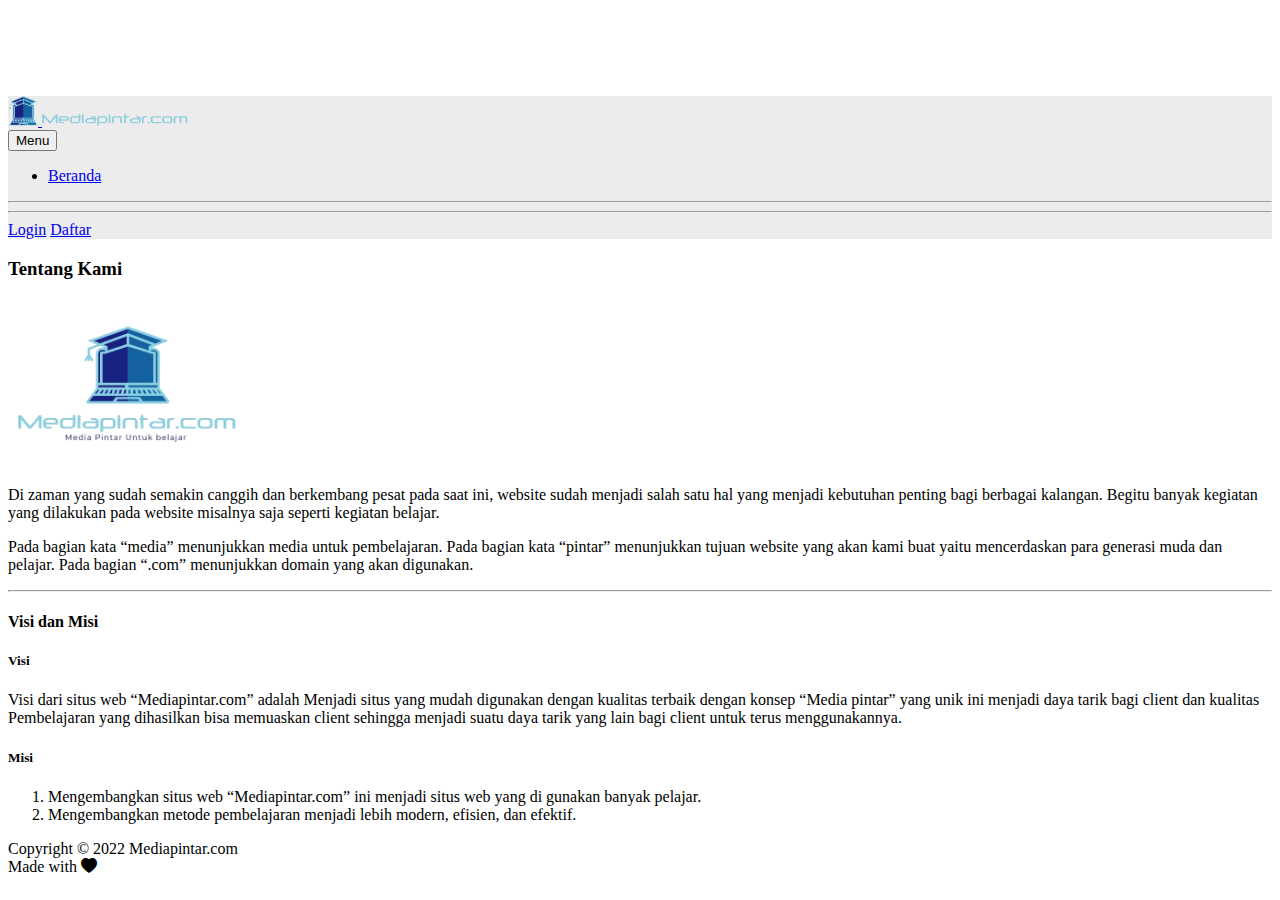
<file: about_us.html>
<!doctype html>
<html lang="en">

<head>
    <!-- Required meta tags -->
    <meta charset="utf-8">
    <meta name="viewport" content="width=device-width, initial-scale=1, shrink-to-fit=no">

    <!-- Bootstrap CSS -->
    <link rel="stylesheet" href="https://cdn.jsdelivr.net/npm/bootstrap@4.6.2/dist/css/bootstrap.min.css"
        integrity="sha384-xOolHFLEh07PJGoPkLv1IbcEPTNtaed2xpHsD9ESMhqIYd0nLMwNLD69Npy4HI+N" crossorigin="anonymous">

    <!-- Bootstrap Icons -->
    <link rel="stylesheet" href="https://cdn.jsdelivr.net/npm/bootstrap-icons@1.10.2/font/bootstrap-icons.css">

    <title>Mediapintar</title>

    <link rel="stylesheet" href="css/style.css">
    <style>
        .load-panel {
            animation: anim .8s;
            visibility: hidden;
        }

        .loading {
            width: 5.5em;
            height: 5.5em;
        }
        @keyframes anim {
            0% {
                visibility: visible;
                opacity: 1;
            }

            60% {
                opacity: 1;
            }

            100% {
                opacity: 0;
            }
        }
    </style>
</head>

<body>

    <!-- Loading panel -->
    <div class="bg-light position-fixed fixed-top w-100 h-100 d-flex justify-item-center justify-content-center load-panel">
        <div class="spinner-border text-primary align-self-center justify-self-center h4 loading" role="status">
            <span class="sr-only">Loading...</span>
        </div>
    </div>
    <!-- /Loading panel -->
    <!-- Navbar -->
    <nav class="navbar navbar-expand-md navbar-light position-sticky fixed-top nav-bg">
        <a class="navbar-brand" href="#">
            <img src="icon.png" width="30" height="30" class="my-auto">
            <img src="brand.png" alt="Mediapintar.com" height="12" class="my-auto">
        </a>
        <div class="navbar-toggler border-0">
            <button class="btn btn-outline-secondary" type="button" data-toggle="collapse"
                data-target="#navbarSupportedContent" aria-controls="navbarSupportedContent" aria-expanded="false"
                aria-label="Toggle navigation">Menu
                <span class="navbar-toggler-icon"></span>
            </button>
        </div>

        <div class="collapse navbar-collapse" id="navbarSupportedContent">
            <ul class="navbar-nav m-auto mr-3">
                <li class="nav-item custom-nav-item">
                    <a class="nav-link" href="index.html">Beranda</a>
                </li>
            </ul>
            <div>
                <hr>
            </div>
            <div class="form-inline my-2 my-md-0">
                <hr>
                <a href="login.html" class="btn btn-outline-primary border-0 rounded rounded-pill">Login</a>
                <a href="register.html" class="btn btn-success border-0 rounded rounded-pill mx-1">Daftar</a>
            </div>
        </div>
    </nav>
    <!-- /Navbar -->

    <!-- Tentang Kami -->
    <div class="bg-light bg-opacity-25 py-4 pb-5 border">
        <div class="container">
            <h3 class="text-center mb-5 mt-4">Tentang Kami</h3>
            <div class="row">
                <div class="col-sm-5 text-center">
                    <img src="logo.png" alt="Mediapintar.com" class="bg-white rounded rounded-5 p-3 m-1" width="240">
                </div>
                <div class="col-sm-7">
                    <p class="text-justify">
                        Di zaman yang sudah semakin canggih dan berkembang pesat pada saat ini, website sudah menjadi
                        salah satu hal yang menjadi kebutuhan penting bagi berbagai kalangan. Begitu banyak kegiatan
                        yang dilakukan pada website misalnya saja seperti kegiatan belajar.
                    </p>
                    <p class="text-justify">
                        Pada bagian kata “media” menunjukkan media untuk pembelajaran.
                        Pada bagian kata “pintar” menunjukkan tujuan website yang akan kami buat yaitu mencerdaskan para
                        generasi muda dan pelajar.
                        Pada bagian “.com” menunjukkan domain yang akan digunakan.
                    </p>
                </div>
            </div><hr>
            <div class="row">
                <div class="col-sm-12 text-center">
                    <h4>Visi dan Misi</h4>
                </div>
            </div>
            <div class="row">
                <div class="col-sm-6">
                    <h5 class="text-center">Visi</h5>
                    <p class="text-justify">
                        Visi dari situs web “Mediapintar.com” adalah Menjadi situs yang mudah digunakan dengan kualitas
                        terbaik dengan konsep “Media pintar” yang unik ini menjadi daya tarik bagi client dan kualitas
                        Pembelajaran yang dihasilkan bisa memuaskan client sehingga menjadi suatu daya tarik yang lain
                        bagi client untuk terus menggunakannya.
                    </p>
                </div>
                <div class="col-sm-6">
                    <h5 class="text-center">Misi</h5>
                    <p class="text-justify">
                    <ol>
                        <li>
                            Mengembangkan situs web “Mediapintar.com” ini menjadi situs web yang di gunakan banyak
                            pelajar.</li>
                        <li>
                            Mengembangkan metode pembelajaran menjadi lebih modern, efisien, dan efektif.</li>
                    </ol>
                    </p>
                </div>
            </div>
        </div>
    </div>
    <!-- /Tentang Kami -->


    <!-- Footer -->
    <div class="bg-dark text-light p-4 px-5 d-flex flex-wrap justify-content-between shadow shadow-lg">
        <div>Copyright &copy; 2022 Mediapintar.com</div>
        <div>
            Made with
            <i class="bi bi-heart-fill text-danger"></i>
        </div>
    </div>
    <!-- /Footer -->





    <!-- Optional JavaScript; choose one of the two! -->

    <!-- Option 1: jQuery and Bootstrap Bundle (includes Popper) -->
    <script src="https://cdn.jsdelivr.net/npm/jquery@3.5.1/dist/jquery.slim.min.js"
        integrity="sha384-DfXdz2htPH0lsSSs5nCTpuj/zy4C+OGpamoFVy38MVBnE+IbbVYUew+OrCXaRkfj"
        crossorigin="anonymous"></script>
    <script src="https://cdn.jsdelivr.net/npm/bootstrap@4.6.2/dist/js/bootstrap.bundle.min.js"
        integrity="sha384-Fy6S3B9q64WdZWQUiU+q4/2Lc9npb8tCaSX9FK7E8HnRr0Jz8D6OP9dO5Vg3Q9ct"
        crossorigin="anonymous"></script>

    <!-- Option 2: Separate Popper and Bootstrap JS -->
    <!--
    <script src="https://cdn.jsdelivr.net/npm/jquery@3.5.1/dist/jquery.slim.min.js" integrity="sha384-DfXdz2htPH0lsSSs5nCTpuj/zy4C+OGpamoFVy38MVBnE+IbbVYUew+OrCXaRkfj" crossorigin="anonymous"></script>
    <script src="https://cdn.jsdelivr.net/npm/popper.js@1.16.1/dist/umd/popper.min.js" integrity="sha384-9/reFTGAW83EW2RDu2S0VKaIzap3H66lZH81PoYlFhbGU+6BZp6G7niu735Sk7lN" crossorigin="anonymous"></script>
    <script src="https://cdn.jsdelivr.net/npm/bootstrap@4.6.2/dist/js/bootstrap.min.js" integrity="sha384-+sLIOodYLS7CIrQpBjl+C7nPvqq+FbNUBDunl/OZv93DB7Ln/533i8e/mZXLi/P+" crossorigin="anonymous"></script>
    -->
</body>

</html>
</file>
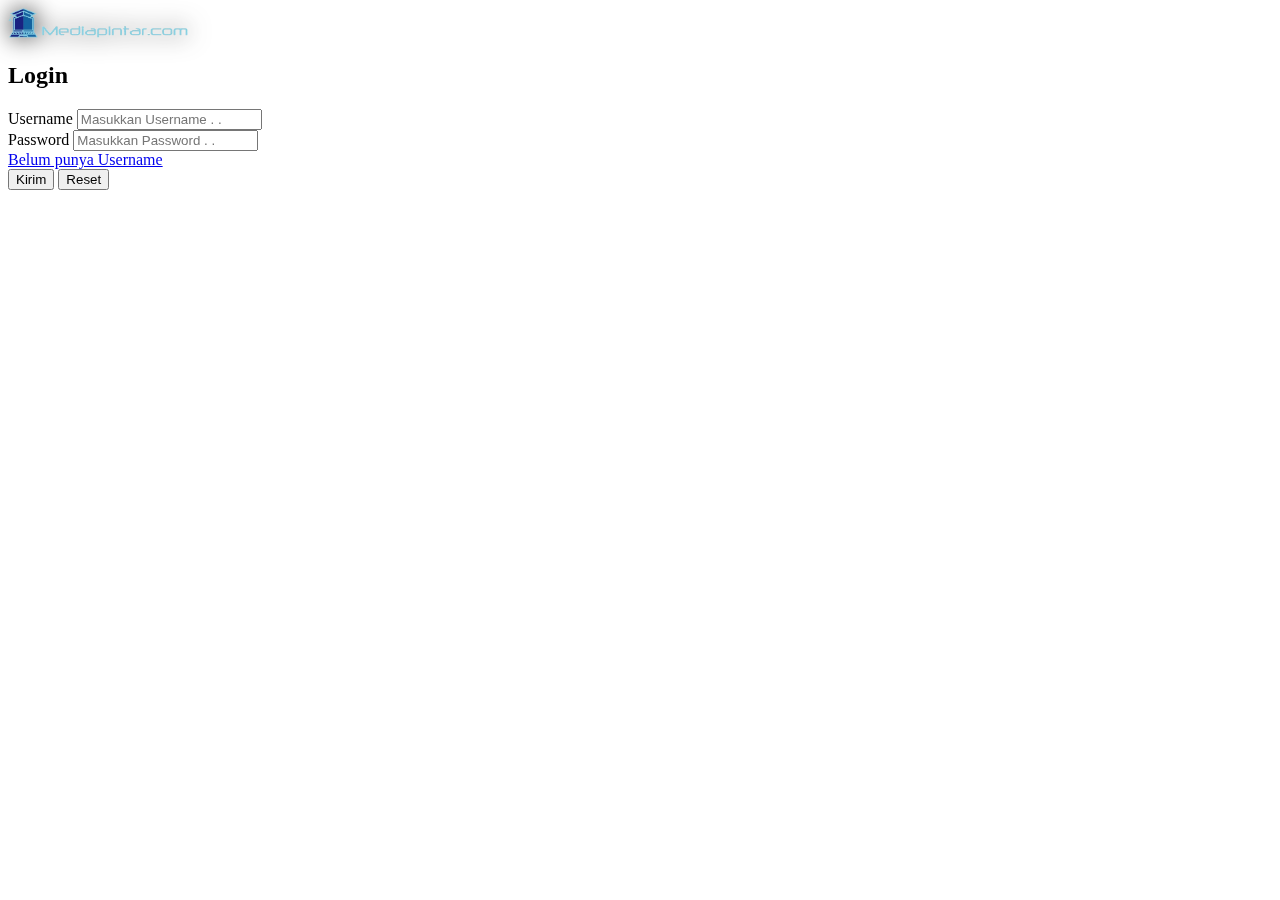
<file: login.html>
<!doctype html>
<html lang="en">

<head>
    <meta charset="utf-8">
    <meta name="viewport" content="width=device-width, initial-scale=1">
    <title>Login</title>
    <link href="https://cdn.jsdelivr.net/npm/bootstrap@5.2.1/dist/css/bootstrap.min.css" rel="stylesheet"
        integrity="sha384-iYQeCzEYFbKjA/T2uDLTpkwGzCiq6soy8tYaI1GyVh/UjpbCx/TYkiZhlZB6+fzT" crossorigin="anonymous">
    <link href="https://unpkg.com/aos@2.3.1/dist/aos.css" rel="stylesheet">
    <link rel="stylesheet" href="css/login-style.css">
</head>

<body>
    <div class="container">
        <div class="position-fixed fixed-top m-2 mt-3" style="filter: drop-shadow(0px 0px 12px #333);">
            <img src="icon.png" width="30" height="30">
            <img src="brand.png" alt="Mediapintar.com" height="12">
        </div>
        <div class=" min-vh-100 justify-content-center row">
            <div data-aos="zoom-in"
                class="col col-sm-6 px-4 py-5 bg-light align-self-sm-center border border-1 rounded-3 shadow bg-opacity-75">
                <form action="index.html">
                    <h2 class="my-4 text-center">Login</h2>
                    <div class="mb-3">
                        <label for="username" class="form-label">Username</label>
                        <input type="text" class="form-control" id="username" placeholder="Masukkan Username . .">
                    </div>
                    <div class="mb-3">
                        <label for="pass" class="form-label">Password</label>
                        <input type="password" class="form-control" id="pass" placeholder="Masukkan Password . .">
                    </div>
                    <div class="mb-3">
                        <a class="btn btn-link" href="register.html">Belum punya Username</a>
                    </div>
                    <div class="my-2">
                        <input type="submit" value="Kirim" class="btn btn-success py-1 px-3">
                        <input type="reset" value="Reset" class="btn btn-warning py-1 px-3">
                    </div>
                </form>
            </div>
        </div>
    </div>
    <script src="https://cdn.jsdelivr.net/npm/bootstrap@5.2.1/dist/js/bootstrap.bundle.min.js"
        integrity="sha384-u1OknCvxWvY5kfmNBILK2hRnQC3Pr17a+RTT6rIHI7NnikvbZlHgTPOOmMi466C8"
        crossorigin="anonymous"></script>
    <script src="https://unpkg.com/aos@2.3.1/dist/aos.js"></script>
    <script>
        AOS.init();
    </script>
</body>

</html>
</file>
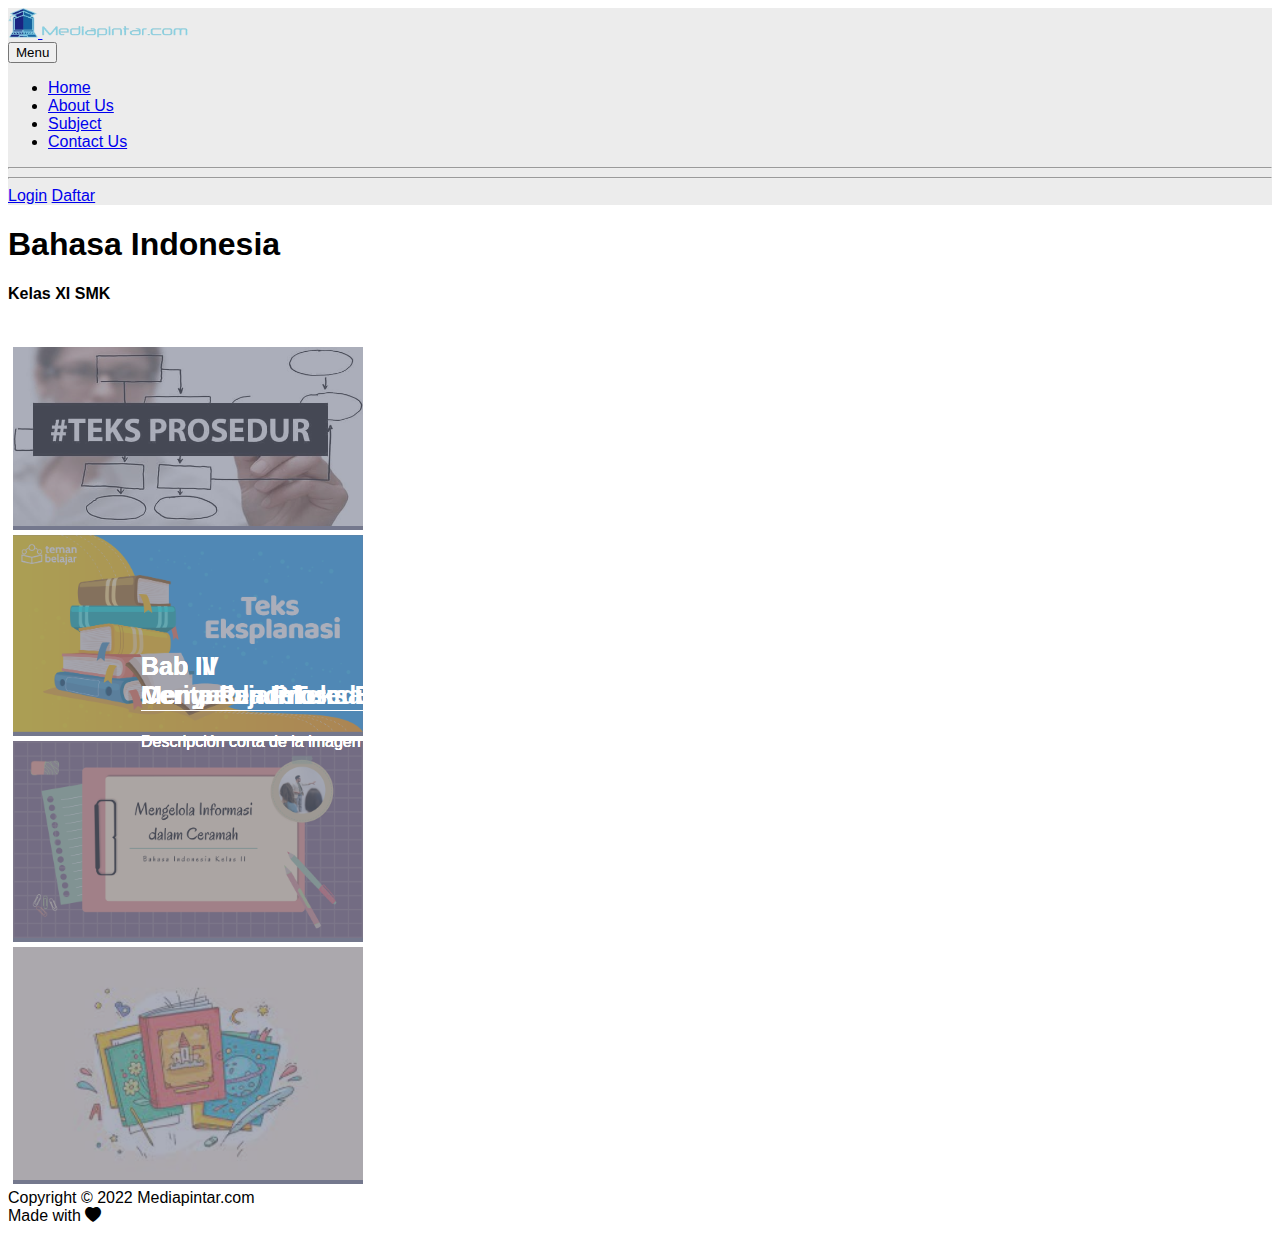
<file: kelas_11/Bindo.html>
<!doctype html>
<html lang="en">

<head>
    <!-- Required meta tags -->
    <meta charset="utf-8">
    <meta name="viewport" content="width=device-width, initial-scale=1, shrink-to-fit=no">

    <!-- Bootstrap CSS -->
    <link rel="stylesheet" href="https://cdn.jsdelivr.net/npm/bootstrap@4.6.2/dist/css/bootstrap.min.css"
        integrity="sha384-xOolHFLEh07PJGoPkLv1IbcEPTNtaed2xpHsD9ESMhqIYd0nLMwNLD69Npy4HI+N" crossorigin="anonymous">

    <title>Mediapintar</title>

    <link rel="stylesheet" href="style.css">
</head>

<body>
    <!-- Navbar -->
    <nav class="navbar navbar-expand-md navbar-light position-sticky fixed-top nav-bg">
        <a class="navbar-brand" href="#">
            <img src="icon.png" width="30" height="30" class="my-auto">
            <img src="brand.png" alt="Mediapintar.com" height="12" class="my-auto">
        </a>
        <div class="navbar-toggler border-0">
            <button class="btn btn-outline-secondary" type="button" data-toggle="collapse"
                data-target="#navbarSupportedContent" aria-controls="navbarSupportedContent" aria-expanded="false"
                aria-label="Toggle navigation">Menu
                <span class="navbar-toggler-icon"></span>
            </button>
        </div>

        <div class="collapse navbar-collapse" id="navbarSupportedContent">
            <ul class="navbar-nav m-auto mr-3">
                <li class="nav-item custom-nav-item">
                    <a class="nav-link" href="#">Home</a>
                </li>
                <li class="nav-item custom-nav-item">
                    <a class="nav-link" href="#">About Us</a>
                </li>
                <li class="nav-item custom-nav-item">
                    <a class="nav-link" href="#">Subject</a>
                </li>
                <li class="nav-item custom-nav-item">
                    <a class="nav-link" href="#">Contact Us</a>
                </li>
            </ul>
            <div>
                <hr>
            </div>
            <div class="form-inline my-2 my-md-0">
                <hr>
                <a href="#" class="btn btn-outline-primary border-0 rounded rounded-pill">Login</a>
                <a href="#" class="btn btn-success border-0 rounded rounded-pill mx-1">Daftar</a>
            </div>
        </div>
    </nav>
    <!-- /Navbar -->

    <!-- Content -->
    <div class="container mt-5 ">
        <h1>Bahasa Indonesia</h1>
        <h4>Kelas XI SMK</h4>
         <br>
        
         <div class="row row-cols-1 row-cols-md-2" >
            <a href="" style="color: black;text-decoration:none;">
            <div class=" container text-center">
                <div class="col-lg-4 col-md-4 col-sm-6 col-xs-12 container_foto ">
                   <div class="ver_mas text-center">
                   <b>Lihat disini</b>
                   </div>
                   <article class="text-left">
                      <h2>Bab I <br> Menyusun Prosedur </h2>
                      <h4>Descripción corta de la imagen en cuestión</h4>
                   </article>
                   <img src="asset/teks-prosedur.jpg" alt="">
                </div>
            </div>
        </a>
        <a href="" style="color: black;text-decoration:none;">
            <div class=" container text-center">
                <div class="col-lg-4 col-md-4 col-sm-6 col-xs-12 container_foto ">
                   <div class="ver_mas text-center">
                   
                   </div>
                   <article class="text-left">
                      <h2>Bab II <br> Mempelajari Teks Eksplanasi</h2>
                      <h4>Descripción corta de la imagen en cuestión</h4>
                   </article>
                   <img src="asset/8-CONTENT-10-06-21-CONTENT-IG.png" alt="">
                </div>
            </div>
        </a>
        <a href="" style="color: black;text-decoration:none;">
            <div class=" container text-center">
                <div class="col-lg-4 col-md-4 col-sm-6 col-xs-12 container_foto ">
                   <div class="ver_mas text-center">
                   
                   </div>
                   <article class="text-left">
                      <h2>Bab III <br> Mengelola Informasi dalam Ceramah</h2>
                      <h4>Descripción corta de la imagen en cuestión</h4>
                   </article>
                   <img src="asset/Mengelola Informasi dalam Ceramah Kelas 11.png" alt="">
                </div>
            </div>
        </a>
        <a href="" style="color: black;text-decoration:none;">
            <div class=" container text-center">
                <div class="col-lg-4 col-md-4 col-sm-6 col-xs-12 container_foto ">
                   <div class="ver_mas text-center">
                    
                   </div>
                   <article class="text-left">
                      <h2>Bab IV <br> Cerita Pendek </h2>
                      <h4>Descripción corta de la imagen en cuestión</h4>
                   </article>
                   <img src="asset/download.jpg" alt="">
                </div>
            </div>
        </a>
        
         </div>
    </div>
    <!-- /Content -->
<!-- Footer -->
<div class="bg-dark text-light p-4 px-5 d-flex flex-wrap justify-content-between mt-4 shadow shadow-lg">
    <div>Copyright &copy; 2022 Mediapintar.com</div>
    <div>
        Made with
        <i class="bi bi-heart-fill text-danger"></i>
    </div>
</div>
<!-- /Footer -->

    <!-- Optional JavaScript; choose one of the two! -->

    <!-- Option 1: jQuery and Bootstrap Bundle (includes Popper) -->
    <script src="https://cdn.jsdelivr.net/npm/jquery@3.5.1/dist/jquery.slim.min.js"
        integrity="sha384-DfXdz2htPH0lsSSs5nCTpuj/zy4C+OGpamoFVy38MVBnE+IbbVYUew+OrCXaRkfj"
        crossorigin="anonymous"></script>
    <script src="https://cdn.jsdelivr.net/npm/bootstrap@4.6.2/dist/js/bootstrap.bundle.min.js"
        integrity="sha384-Fy6S3B9q64WdZWQUiU+q4/2Lc9npb8tCaSX9FK7E8HnRr0Jz8D6OP9dO5Vg3Q9ct"
        crossorigin="anonymous"></script>

    <!-- Option 2: Separate Popper and Bootstrap JS -->
    <!--
    <script src="https://cdn.jsdelivr.net/npm/jquery@3.5.1/dist/jquery.slim.min.js" integrity="sha384-DfXdz2htPH0lsSSs5nCTpuj/zy4C+OGpamoFVy38MVBnE+IbbVYUew+OrCXaRkfj" crossorigin="anonymous"></script>
    <script src="https://cdn.jsdelivr.net/npm/popper.js@1.16.1/dist/umd/popper.min.js" integrity="sha384-9/reFTGAW83EW2RDu2S0VKaIzap3H66lZH81PoYlFhbGU+6BZp6G7niu735Sk7lN" crossorigin="anonymous"></script>
    <script src="https://cdn.jsdelivr.net/npm/bootstrap@4.6.2/dist/js/bootstrap.min.js" integrity="sha384-+sLIOodYLS7CIrQpBjl+C7nPvqq+FbNUBDunl/OZv93DB7Ln/533i8e/mZXLi/P+" crossorigin="anonymous"></script>
    -->
</body>

</html>
</file>
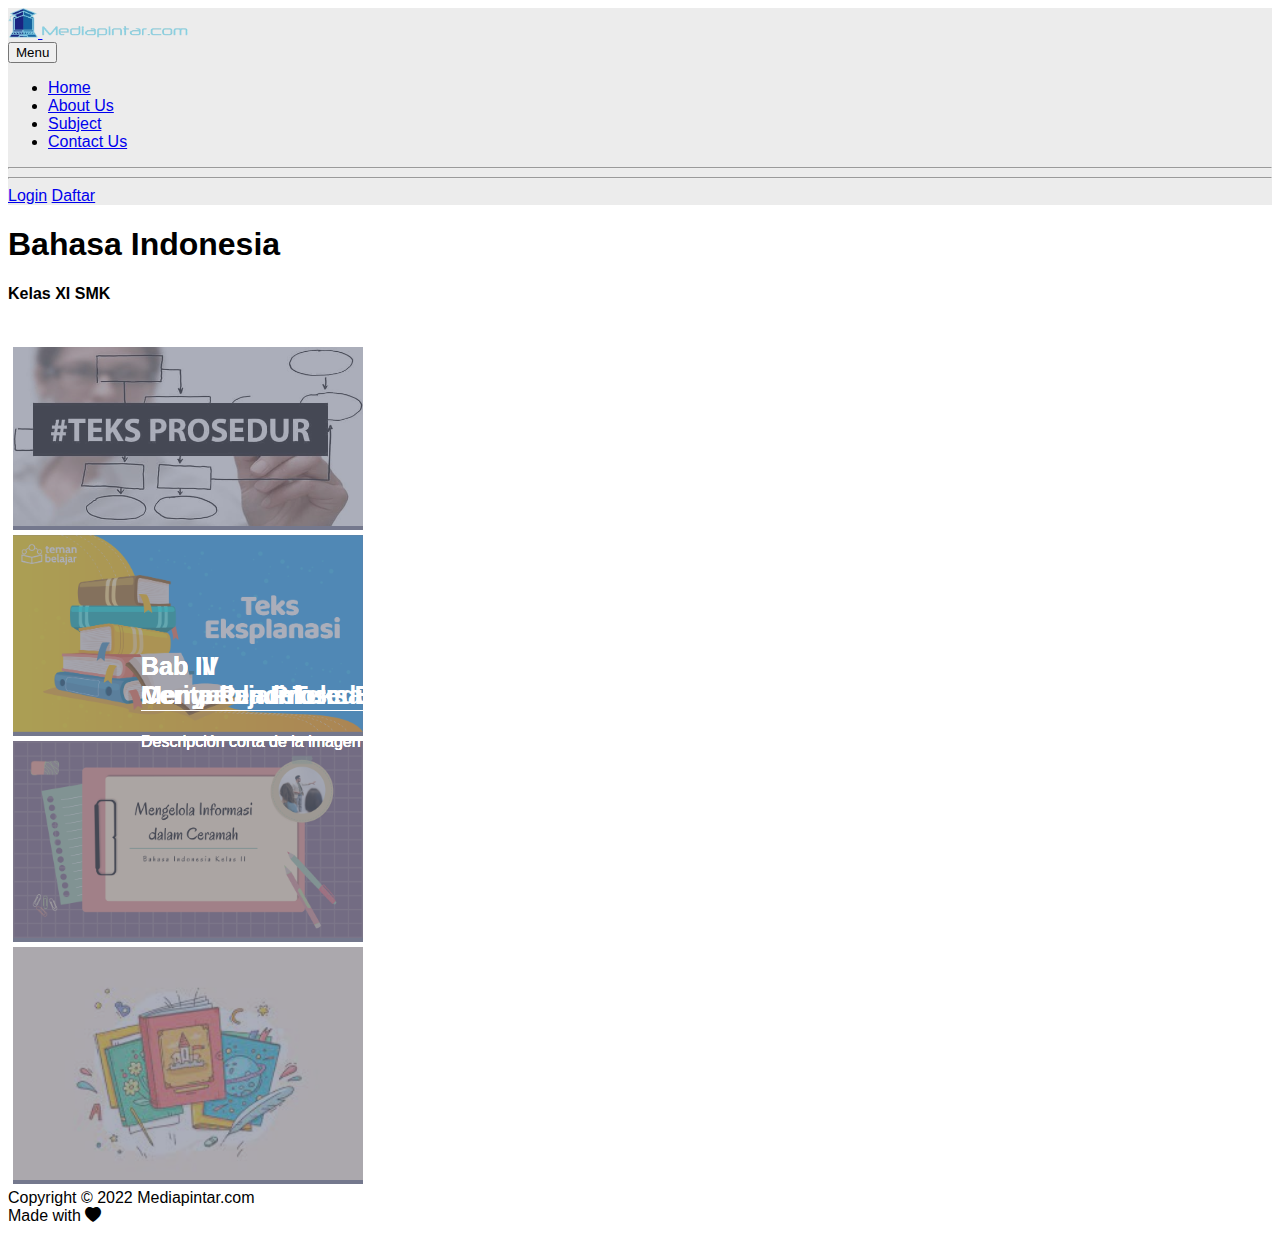
<file: kelas_11/BInggris.html>
<!doctype html>
<html lang="en">

<head>
    <!-- Required meta tags -->
    <meta charset="utf-8">
    <meta name="viewport" content="width=device-width, initial-scale=1, shrink-to-fit=no">

    <!-- Bootstrap CSS -->
    <link rel="stylesheet" href="https://cdn.jsdelivr.net/npm/bootstrap@4.6.2/dist/css/bootstrap.min.css"
        integrity="sha384-xOolHFLEh07PJGoPkLv1IbcEPTNtaed2xpHsD9ESMhqIYd0nLMwNLD69Npy4HI+N" crossorigin="anonymous">

    <title>Mediapintar</title>

    <link rel="stylesheet" href="style.css">
</head>

<body>
    <!-- Navbar -->
    <nav class="navbar navbar-expand-md navbar-light position-sticky fixed-top nav-bg">
        <a class="navbar-brand" href="#">
            <img src="icon.png" width="30" height="30" class="my-auto">
            <img src="brand.png" alt="Mediapintar.com" height="12" class="my-auto">
        </a>
        <div class="navbar-toggler border-0">
            <button class="btn btn-outline-secondary" type="button" data-toggle="collapse"
                data-target="#navbarSupportedContent" aria-controls="navbarSupportedContent" aria-expanded="false"
                aria-label="Toggle navigation">Menu
                <span class="navbar-toggler-icon"></span>
            </button>
        </div>

        <div class="collapse navbar-collapse" id="navbarSupportedContent">
            <ul class="navbar-nav m-auto mr-3">
                <li class="nav-item custom-nav-item">
                    <a class="nav-link" href="#">Home</a>
                </li>
                <li class="nav-item custom-nav-item">
                    <a class="nav-link" href="#">About Us</a>
                </li>
                <li class="nav-item custom-nav-item">
                    <a class="nav-link" href="#">Subject</a>
                </li>
                <li class="nav-item custom-nav-item">
                    <a class="nav-link" href="#">Contact Us</a>
                </li>
            </ul>
            <div>
                <hr>
            </div>
            <div class="form-inline my-2 my-md-0">
                <hr>
                <a href="#" class="btn btn-outline-primary border-0 rounded rounded-pill">Login</a>
                <a href="#" class="btn btn-success border-0 rounded rounded-pill mx-1">Daftar</a>
            </div>
        </div>
    </nav>
    <!-- /Navbar -->

    <!-- Content -->
    <div class="container mt-5 ">
        <h1>Bahasa Indonesia</h1>
        <h4>Kelas XI SMK</h4>
         <br>
        
         <div class="row row-cols-1 row-cols-md-2" >
            <a href="" style="color: black;text-decoration:none;">
            <div class=" container text-center">
                <div class="col-lg-4 col-md-4 col-sm-6 col-xs-12 container_foto ">
                   <div class="ver_mas text-center">
                  
                   </div>
                   <article class="text-left">
                      <h2>Bab I <br> Menyusun Prosedur </h2>
                      <h4>Descripción corta de la imagen en cuestión</h4>
                   </article>
                   <img src="asset/teks-prosedur.jpg" alt="">
                </div>
            </div>
        </a>
        <a href="" style="color: black;text-decoration:none;">
            <div class=" container text-center">
                <div class="col-lg-4 col-md-4 col-sm-6 col-xs-12 container_foto ">
                   <div class="ver_mas text-center">
                   
                   </div>
                   <article class="text-left">
                      <h2>Bab II <br> Mempelajari Teks Eksplanasi</h2>
                      <h4>Descripción corta de la imagen en cuestión</h4>
                   </article>
                   <img src="asset/8-CONTENT-10-06-21-CONTENT-IG.png" alt="">
                </div>
            </div>
        </a>
        <a href="" style="color: black;text-decoration:none;">
            <div class=" container text-center">
                <div class="col-lg-4 col-md-4 col-sm-6 col-xs-12 container_foto ">
                   <div class="ver_mas text-center">
                   
                   </div>
                   <article class="text-left">
                      <h2>Bab III <br> Mengelola Informasi dalam Ceramah</h2>
                      <h4>Descripción corta de la imagen en cuestión</h4>
                   </article>
                   <img src="asset/Mengelola Informasi dalam Ceramah Kelas 11.png" alt="">
                </div>
            </div>
        </a>
        <a href="" style="color: black;text-decoration:none;">
            <div class=" container text-center">
                <div class="col-lg-4 col-md-4 col-sm-6 col-xs-12 container_foto ">
                   <div class="ver_mas text-center">
                    
                   </div>
                   <article class="text-left">
                      <h2>Bab IV <br> Cerita Pendek </h2>
                      <h4>Descripción corta de la imagen en cuestión</h4>
                   </article>
                   <img src="asset/download.jpg" alt="">
                </div>
            </div>
        </a>
        
         </div>
    </div>
    <!-- /Content -->
<!-- Footer -->
<div class="bg-dark text-light p-4 px-5 d-flex flex-wrap justify-content-between mt-4 shadow shadow-lg">
    <div>Copyright &copy; 2022 Mediapintar.com</div>
    <div>
        Made with
        <i class="bi bi-heart-fill text-danger"></i>
    </div>
</div>
<!-- /Footer -->

    <!-- Optional JavaScript; choose one of the two! -->

    <!-- Option 1: jQuery and Bootstrap Bundle (includes Popper) -->
    <script src="https://cdn.jsdelivr.net/npm/jquery@3.5.1/dist/jquery.slim.min.js"
        integrity="sha384-DfXdz2htPH0lsSSs5nCTpuj/zy4C+OGpamoFVy38MVBnE+IbbVYUew+OrCXaRkfj"
        crossorigin="anonymous"></script>
    <script src="https://cdn.jsdelivr.net/npm/bootstrap@4.6.2/dist/js/bootstrap.bundle.min.js"
        integrity="sha384-Fy6S3B9q64WdZWQUiU+q4/2Lc9npb8tCaSX9FK7E8HnRr0Jz8D6OP9dO5Vg3Q9ct"
        crossorigin="anonymous"></script>

    <!-- Option 2: Separate Popper and Bootstrap JS -->
    <!--
    <script src="https://cdn.jsdelivr.net/npm/jquery@3.5.1/dist/jquery.slim.min.js" integrity="sha384-DfXdz2htPH0lsSSs5nCTpuj/zy4C+OGpamoFVy38MVBnE+IbbVYUew+OrCXaRkfj" crossorigin="anonymous"></script>
    <script src="https://cdn.jsdelivr.net/npm/popper.js@1.16.1/dist/umd/popper.min.js" integrity="sha384-9/reFTGAW83EW2RDu2S0VKaIzap3H66lZH81PoYlFhbGU+6BZp6G7niu735Sk7lN" crossorigin="anonymous"></script>
    <script src="https://cdn.jsdelivr.net/npm/bootstrap@4.6.2/dist/js/bootstrap.min.js" integrity="sha384-+sLIOodYLS7CIrQpBjl+C7nPvqq+FbNUBDunl/OZv93DB7Ln/533i8e/mZXLi/P+" crossorigin="anonymous"></script>
    -->
</body>

</html>
</file>
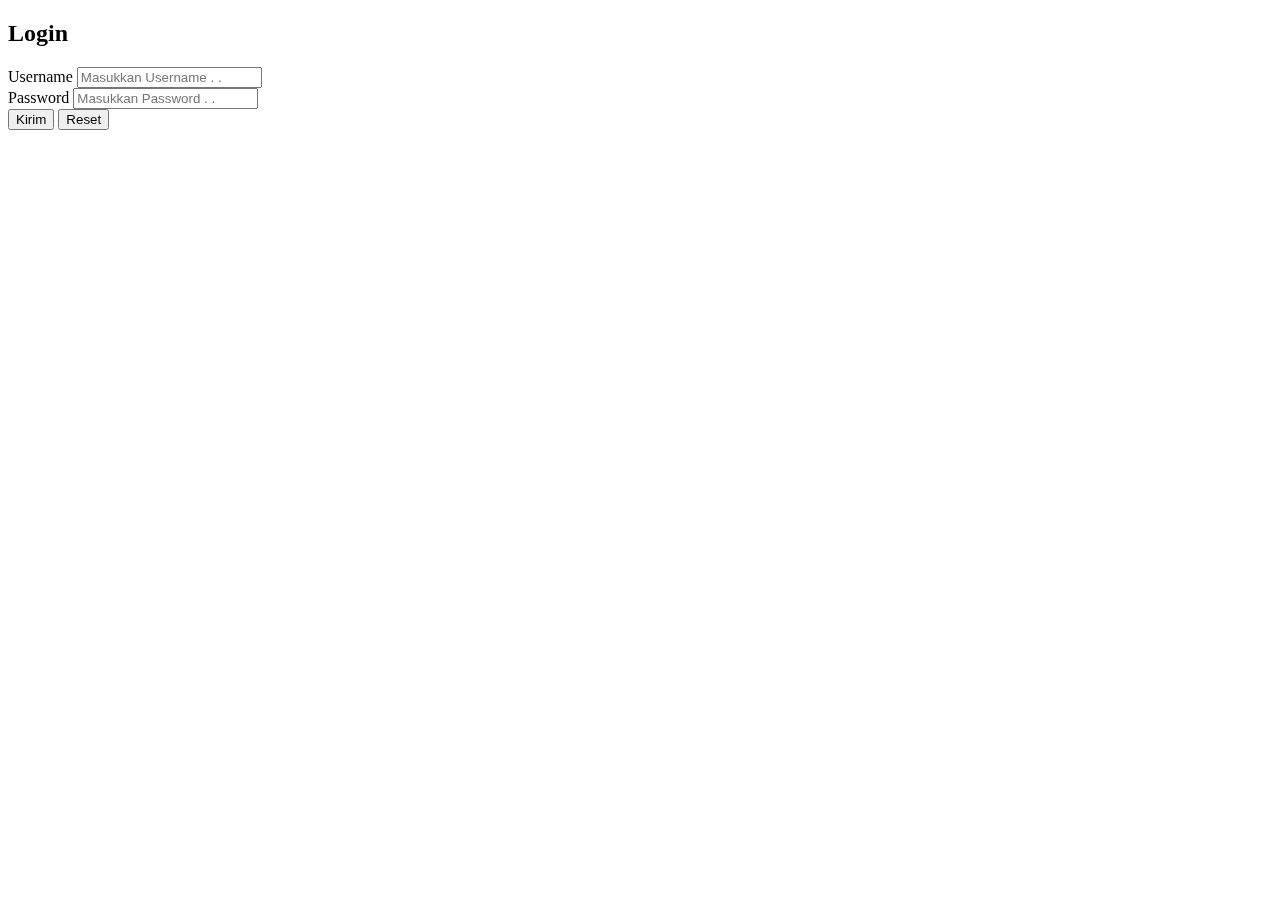
<file: kelas_11/login.html>
<!doctype html>
<html lang="en">

<head>
    <meta charset="utf-8">
    <meta name="viewport" content="width=device-width, initial-scale=1">
    <title>Login</title>
    <link href="https://cdn.jsdelivr.net/npm/bootstrap@5.2.1/dist/css/bootstrap.min.css" rel="stylesheet"
        integrity="sha384-iYQeCzEYFbKjA/T2uDLTpkwGzCiq6soy8tYaI1GyVh/UjpbCx/TYkiZhlZB6+fzT" crossorigin="anonymous">
    <link href="https://unpkg.com/aos@2.3.1/dist/aos.css" rel="stylesheet">
    <link rel="stylesheet" href="css/login-style.css">
</head>

<body>
    <div class="container">
        <div class=" min-vh-100 justify-content-center row">
            <div data-aos="zoom-in" class="col col-sm-6 px-4 py-5 bg-light align-self-sm-center border border-1 rounded-3 shadow bg-opacity-75">
                <form action="index.html">
                    <h2 class="my-4 text-center">Login</h2>
                    <div class="mb-3">
                        <label for="username" class="form-label">Username</label>
                        <input type="text" class="form-control" id="username" placeholder="Masukkan Username . .">
                    </div>
                    <div class="mb-3">
                        <label for="pass" class="form-label">Password</label>
                        <input type="password" class="form-control" id="pass" placeholder="Masukkan Password . .">
                    </div>
                    <div class="my-2">
                        <input type="submit" value="Kirim" class="btn btn-success py-1 px-3">
                        <input type="reset" value="Reset" class="btn btn-warning py-1 px-3">
                    </div>
                </form>
            </div>
        </div>
    </div>
    <script src="https://cdn.jsdelivr.net/npm/bootstrap@5.2.1/dist/js/bootstrap.bundle.min.js"
        integrity="sha384-u1OknCvxWvY5kfmNBILK2hRnQC3Pr17a+RTT6rIHI7NnikvbZlHgTPOOmMi466C8"
        crossorigin="anonymous"></script>
    <script src="https://unpkg.com/aos@2.3.1/dist/aos.js"></script>
    <script>
        AOS.init();
    </script>
</body>

</html>
</file>
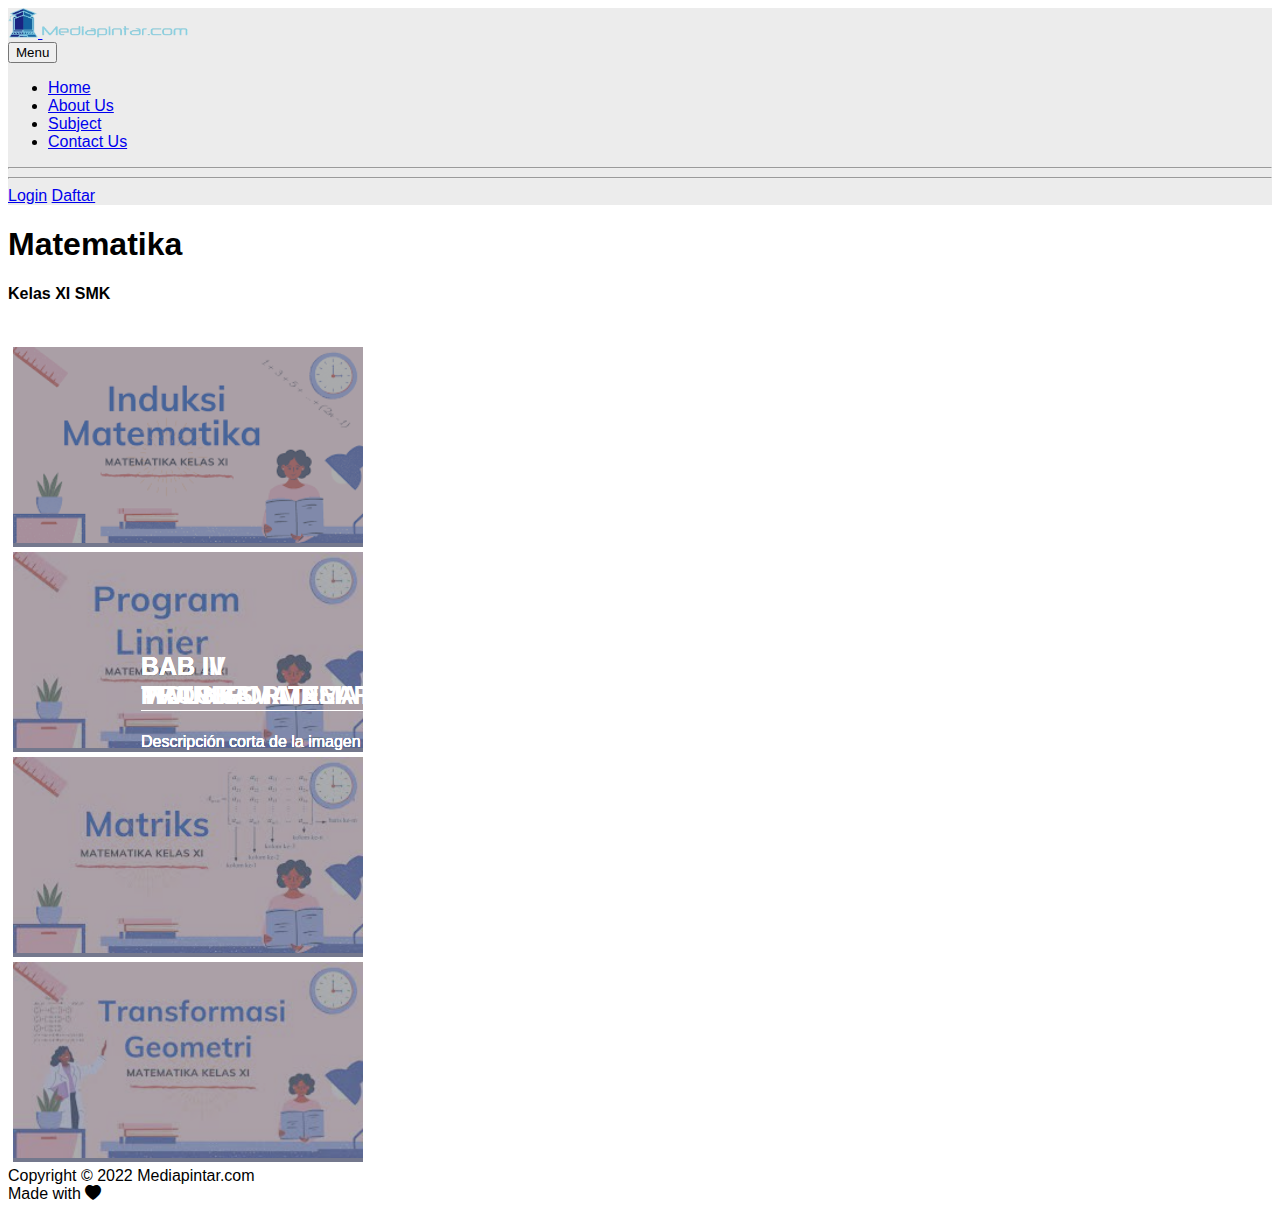
<file: kelas_11/MTK.html>
<!doctype html>
<html lang="en">

<head>
    <!-- Required meta tags -->
    <meta charset="utf-8">
    <meta name="viewport" content="width=device-width, initial-scale=1, shrink-to-fit=no">

    <!-- Bootstrap CSS -->
    <link rel="stylesheet" href="https://cdn.jsdelivr.net/npm/bootstrap@4.6.2/dist/css/bootstrap.min.css"
        integrity="sha384-xOolHFLEh07PJGoPkLv1IbcEPTNtaed2xpHsD9ESMhqIYd0nLMwNLD69Npy4HI+N" crossorigin="anonymous">

    <title>Mediapintar</title>

    <link rel="stylesheet" href="style.css">
</head>

<body>
    <!-- Navbar -->
    <nav class="navbar navbar-expand-md navbar-light position-sticky fixed-top nav-bg">
        <a class="navbar-brand" href="#">
            <img src="icon.png" width="30" height="30" class="my-auto">
            <img src="brand.png" alt="Mediapintar.com" height="12" class="my-auto">
        </a>
        <div class="navbar-toggler border-0">
            <button class="btn btn-outline-secondary" type="button" data-toggle="collapse"
                data-target="#navbarSupportedContent" aria-controls="navbarSupportedContent" aria-expanded="false"
                aria-label="Toggle navigation">Menu
                <span class="navbar-toggler-icon"></span>
            </button>
        </div>

        <div class="collapse navbar-collapse" id="navbarSupportedContent">
            <ul class="navbar-nav m-auto mr-3">
                <li class="nav-item custom-nav-item">
                    <a class="nav-link" href="#">Home</a>
                </li>
                <li class="nav-item custom-nav-item">
                    <a class="nav-link" href="#">About Us</a>
                </li>
                <li class="nav-item custom-nav-item">
                    <a class="nav-link" href="#">Subject</a>
                </li>
                <li class="nav-item custom-nav-item">
                    <a class="nav-link" href="#">Contact Us</a>
                </li>
            </ul>
            <div>
                <hr>
            </div>
            <div class="form-inline my-2 my-md-0">
                <hr>
                <a href="#" class="btn btn-outline-primary border-0 rounded rounded-pill">Login</a>
                <a href="#" class="btn btn-success border-0 rounded rounded-pill mx-1">Daftar</a>
            </div>
        </div>
    </nav>
    <!-- /Navbar -->

    <!-- Content -->
    <div class="container mt-5 ">
        <h1>Matematika</h1>
        <h4>Kelas XI SMK</h4>
         <br>
        
         <div class="row row-cols-1 row-cols-md-2" >
            <a href="" style="color: black;text-decoration:none;">
            <div class=" container text-center">
                <div class="col-lg-4 col-md-4 col-sm-6 col-xs-12 container_foto ">
                   <div class="ver_mas text-center">
                    <b>Lihat disini</b>
                   </div>
                   <article class="text-left">
                      <h2>BAB I<br>INDUKSI MATEMATIKA</h2>
                      <h4>Descripción corta de la imagen en cuestión</h4>
                   </article>
                   <img src="asset/mtk1.png" alt="">
                </div>
            </div>
        </a>
        <a href="" style="color: black;text-decoration:none;">
            <div class=" container text-center">
                <div class="col-lg-4 col-md-4 col-sm-6 col-xs-12 container_foto ">
                   <div class="ver_mas text-center">
                    <b>Lihat disini</b>
                   </div>
                   <article class="text-left">
                      <h2>BAB II <br> PROGRAM LINEAR</h2>
                      <h4>Descripción corta de la imagen en cuestión</h4>
                   </article>
                   <img src="asset/mtk2.jpg" alt="">
                </div>
            </div>
        </a>
        <a href="" style="color: black;text-decoration:none;">
            <div class=" container text-center">
                <div class="col-lg-4 col-md-4 col-sm-6 col-xs-12 container_foto ">
                   <div class="ver_mas text-center">
                    <b>Lihat disini</b>
                   </div>
                   <article class="text-left">
                      <h2>BAB III <br> MATRIKS</h2>
                      <h4>Descripción corta de la imagen en cuestión</h4>
                   </article>
                   <img src="asset/mtk3.jpg" alt="">
                </div>
            </div>
        </a>
        <a href="" style="color: black;text-decoration:none;">
            <div class=" container text-center">
                <div class="col-lg-4 col-md-4 col-sm-6 col-xs-12 container_foto ">
                   <div class="ver_mas text-center">
                    <b>Lihat disini</b>
                   </div>
                   <article class="text-left">
                      <h2>BAB IV <br> TRANSFORMASI</h2>
                      <h4>Descripción corta de la imagen en cuestión</h4>
                   </article>
                   <img src="asset/mtk4.jpg" alt="">
                </div>
            </div>
        </a>
        
         </div>
    </div>
    <!-- /Content -->

<!-- Footer -->
<div class="bg-dark text-light p-4 px-5 d-flex flex-wrap justify-content-between mt-4 shadow shadow-lg">
    <div>Copyright &copy; 2022 Mediapintar.com</div>
    <div>
        Made with
        <i class="bi bi-heart-fill text-danger"></i>
    </div>
</div>
<!-- /Footer -->
    <!-- Optional JavaScript; choose one of the two! -->

    <!-- Option 1: jQuery and Bootstrap Bundle (includes Popper) -->
    <script src="https://cdn.jsdelivr.net/npm/jquery@3.5.1/dist/jquery.slim.min.js"
        integrity="sha384-DfXdz2htPH0lsSSs5nCTpuj/zy4C+OGpamoFVy38MVBnE+IbbVYUew+OrCXaRkfj"
        crossorigin="anonymous"></script>
    <script src="https://cdn.jsdelivr.net/npm/bootstrap@4.6.2/dist/js/bootstrap.bundle.min.js"
        integrity="sha384-Fy6S3B9q64WdZWQUiU+q4/2Lc9npb8tCaSX9FK7E8HnRr0Jz8D6OP9dO5Vg3Q9ct"
        crossorigin="anonymous"></script>

    <!-- Option 2: Separate Popper and Bootstrap JS -->
    <!--
    <script src="https://cdn.jsdelivr.net/npm/jquery@3.5.1/dist/jquery.slim.min.js" integrity="sha384-DfXdz2htPH0lsSSs5nCTpuj/zy4C+OGpamoFVy38MVBnE+IbbVYUew+OrCXaRkfj" crossorigin="anonymous"></script>
    <script src="https://cdn.jsdelivr.net/npm/popper.js@1.16.1/dist/umd/popper.min.js" integrity="sha384-9/reFTGAW83EW2RDu2S0VKaIzap3H66lZH81PoYlFhbGU+6BZp6G7niu735Sk7lN" crossorigin="anonymous"></script>
    <script src="https://cdn.jsdelivr.net/npm/bootstrap@4.6.2/dist/js/bootstrap.min.js" integrity="sha384-+sLIOodYLS7CIrQpBjl+C7nPvqq+FbNUBDunl/OZv93DB7Ln/533i8e/mZXLi/P+" crossorigin="anonymous"></script>
    -->
</body>

</html>
</file>
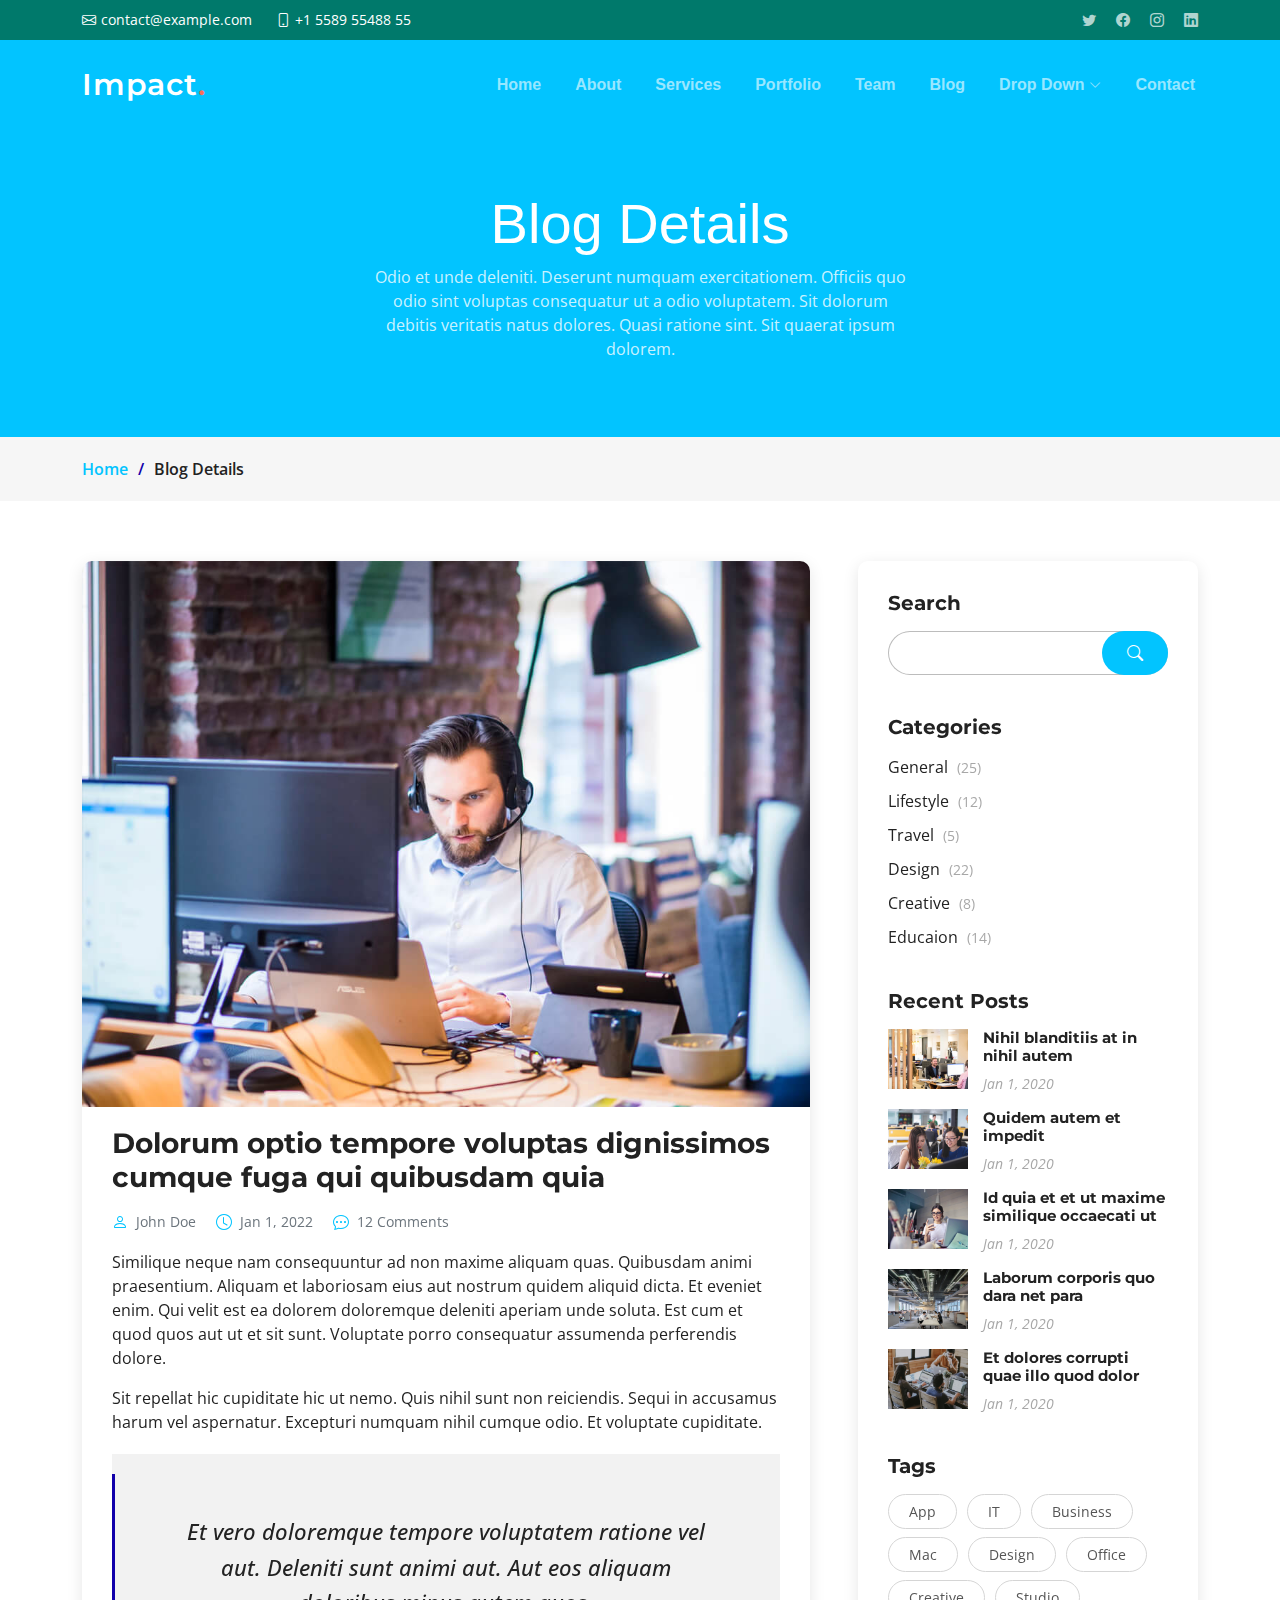
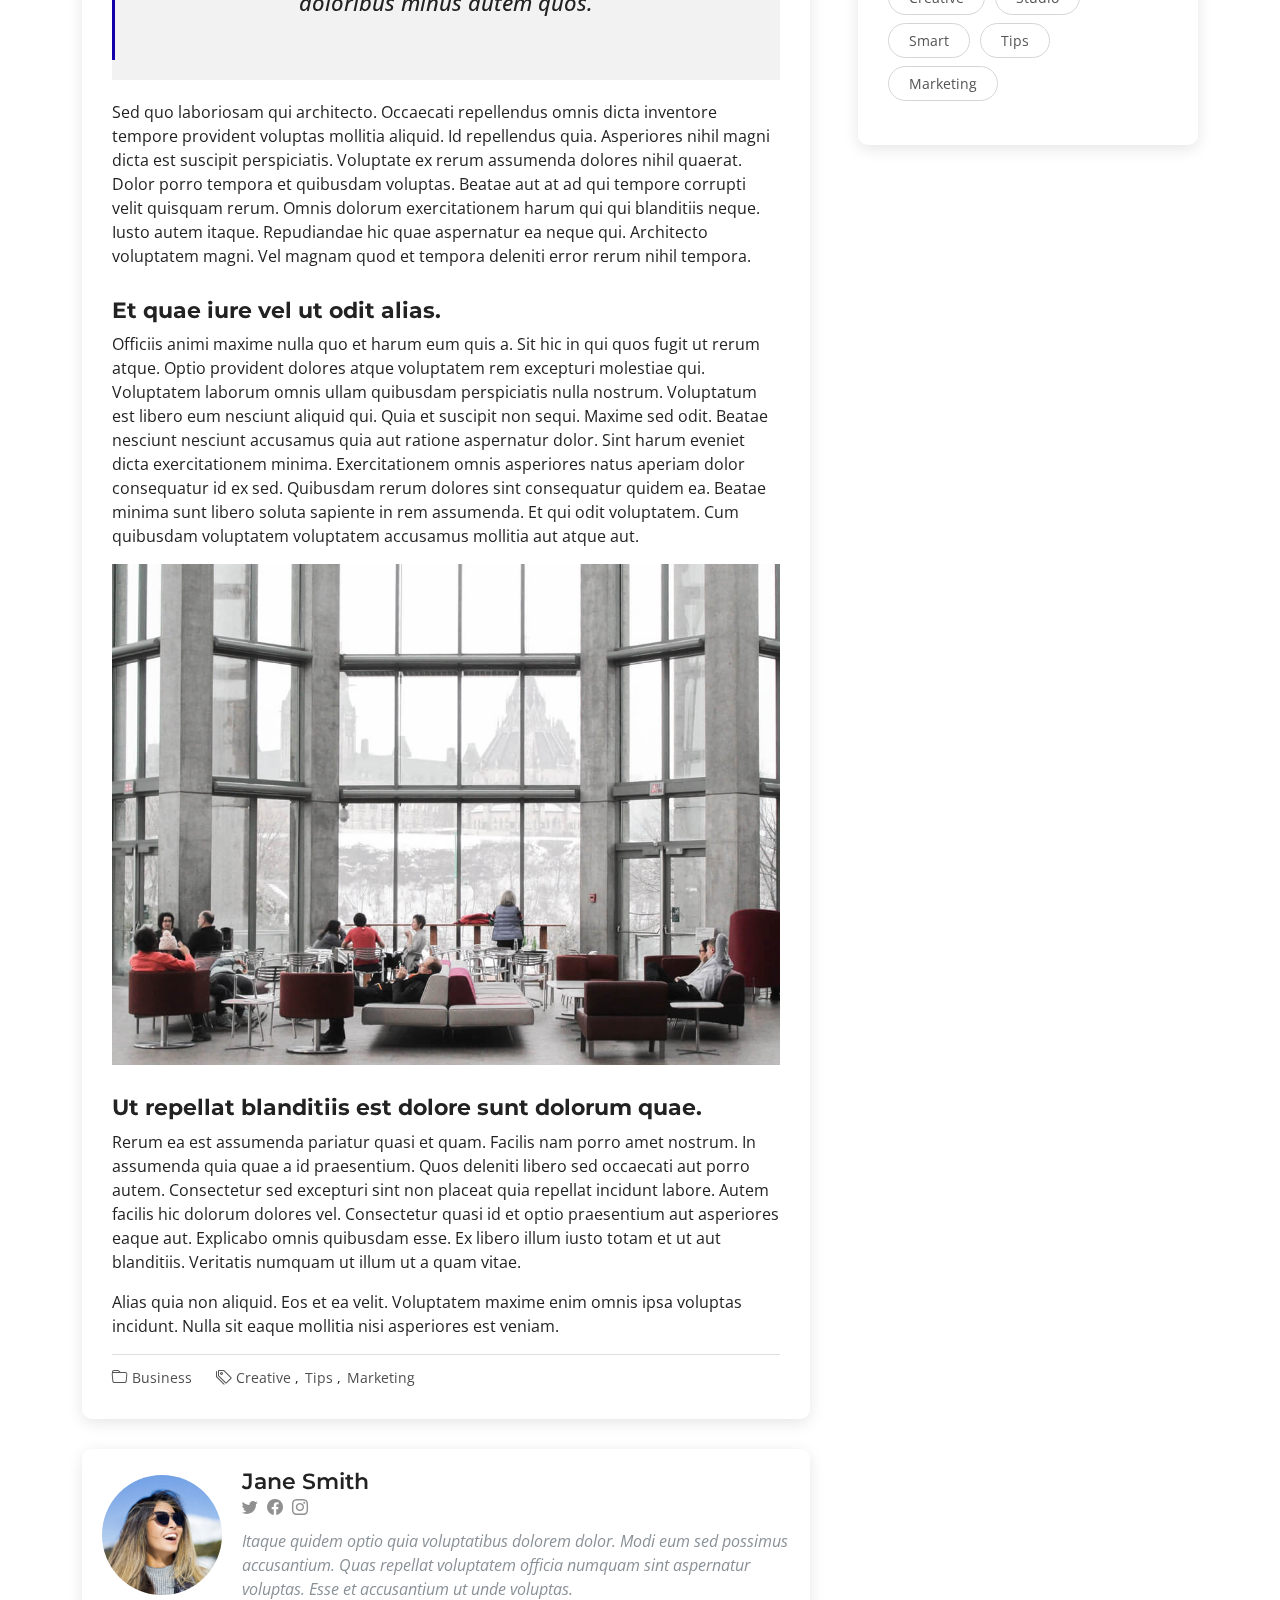
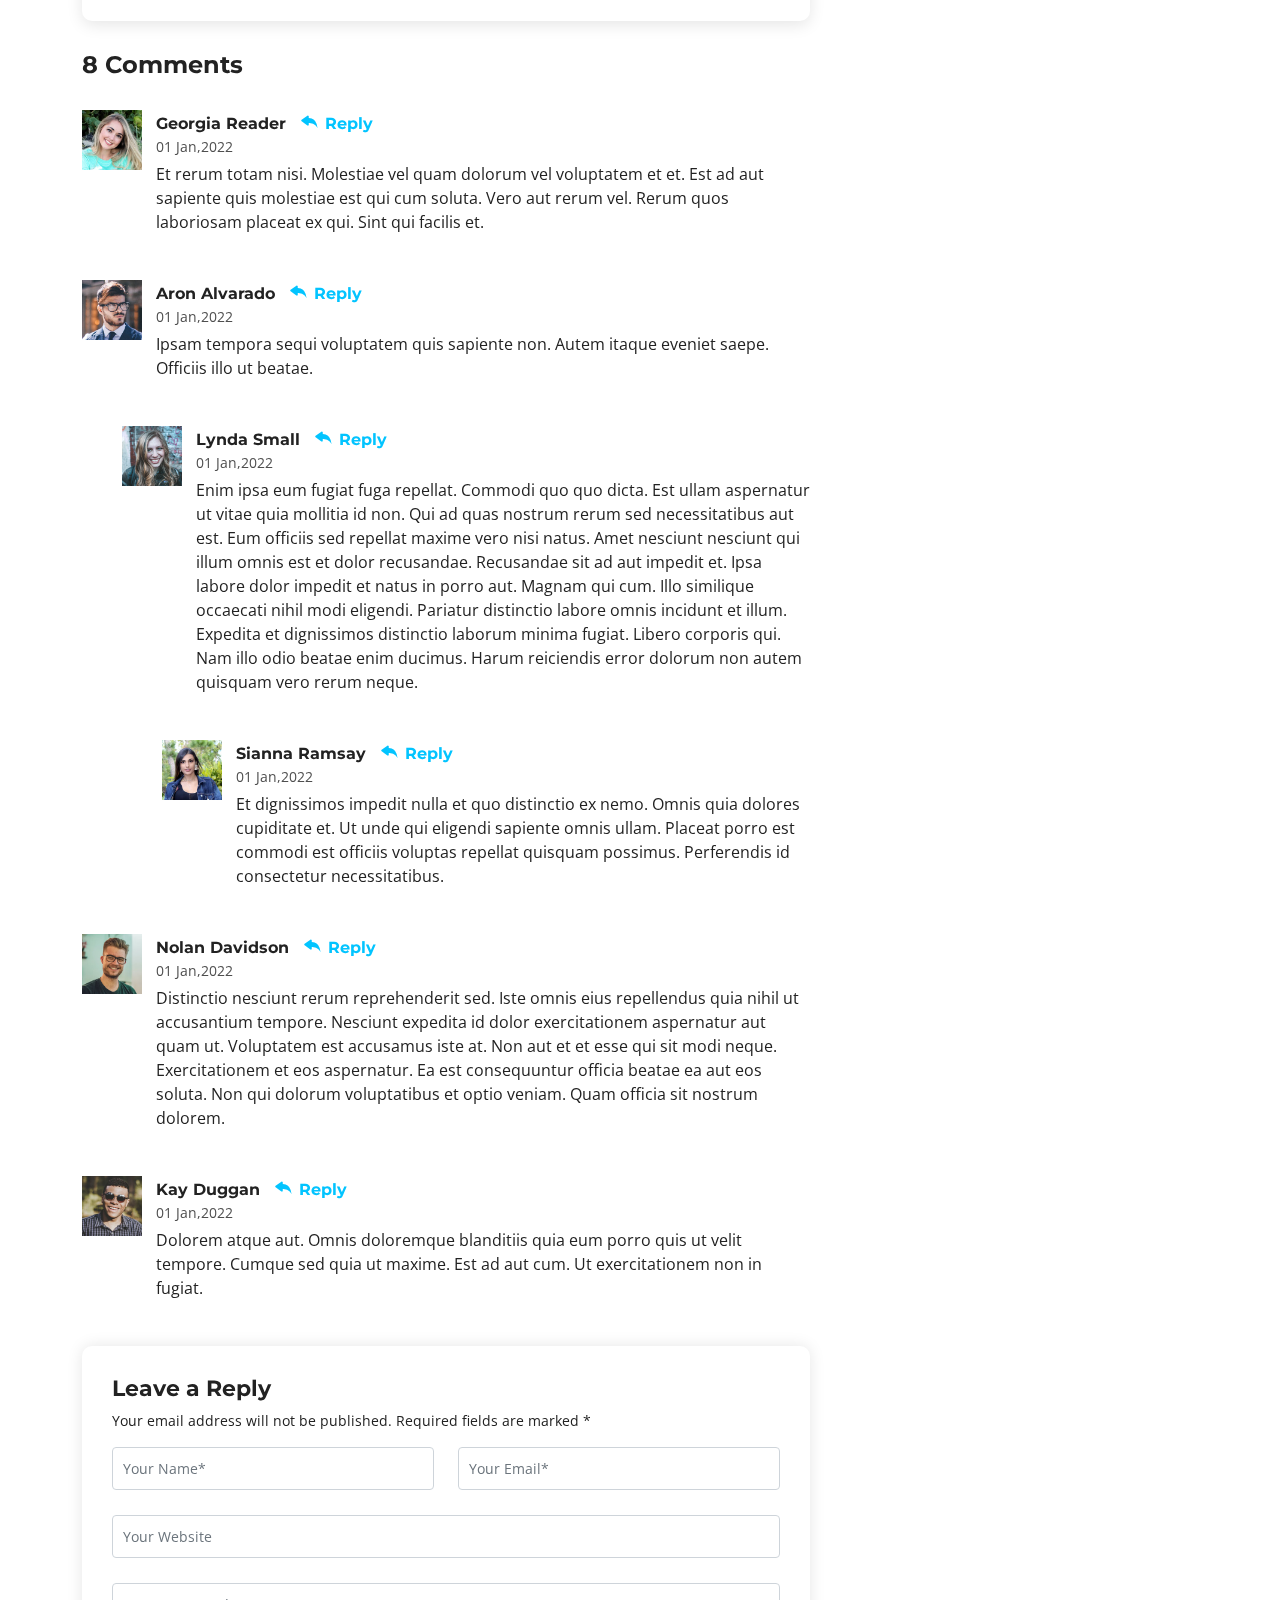
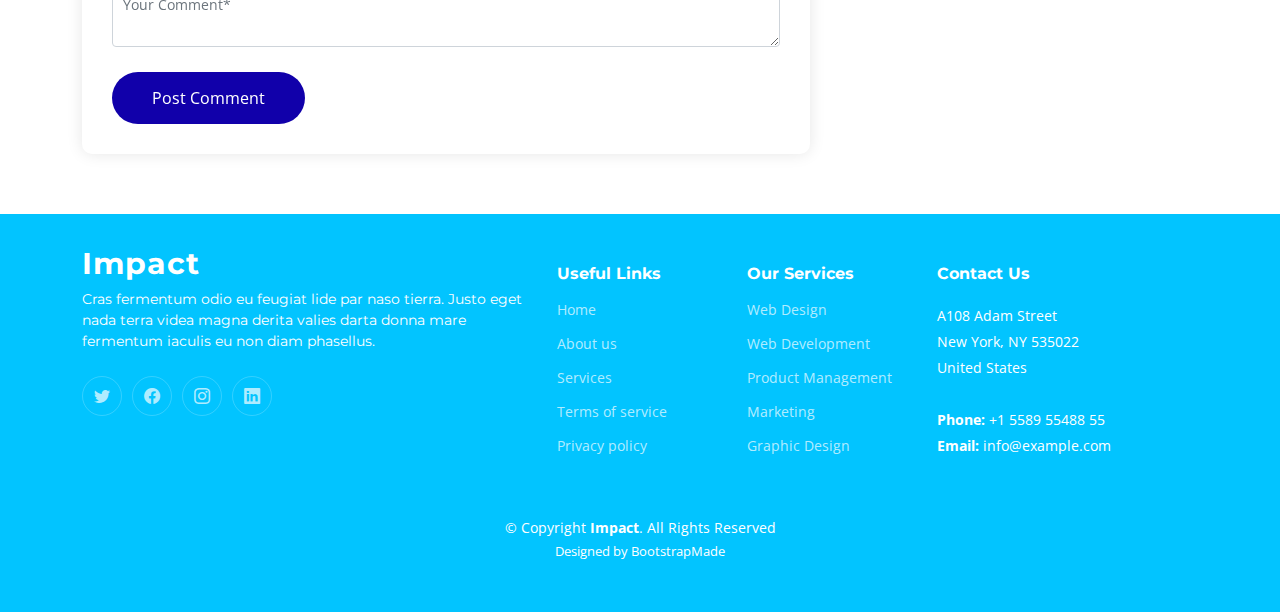
<file: kelas_11/Impact/blog-details.html>
<!DOCTYPE html>
<html lang="en">

<head>
  <meta charset="utf-8">
  <meta content="width=device-width, initial-scale=1.0" name="viewport">

  <title>Impact Bootstrap Template - Blog Details</title>
  <meta content="" name="description">
  <meta content="" name="keywords">

  <!-- Favicons -->
  <link href="assets/img/favicon.png" rel="icon">
  <link href="assets/img/apple-touch-icon.png" rel="apple-touch-icon">

  <!-- Google Fonts -->
  <link rel="preconnect" href="https://fonts.googleapis.com">
  <link rel="preconnect" href="https://fonts.gstatic.com" crossorigin>
  <link href="https://fonts.googleapis.com/css2?family=Open+Sans:ital,wght@0,300;0,400;0,500;0,600;0,700;1,300;1,400;1,600;1,700&family=Montserrat:ital,wght@0,300;0,400;0,500;0,600;0,700;1,300;1,400;1,500;1,600;1,700&family=Raleway:ital,wght@0,300;0,400;0,500;0,600;0,700;1,300;1,400;1,500;1,600;1,700&display=swap" rel="stylesheet">

  <!-- Vendor CSS Files -->
  <link href="assets/vendor/bootstrap/css/bootstrap.min.css" rel="stylesheet">
  <link href="assets/vendor/bootstrap-icons/bootstrap-icons.css" rel="stylesheet">
  <link href="assets/vendor/aos/aos.css" rel="stylesheet">
  <link href="assets/vendor/glightbox/css/glightbox.min.css" rel="stylesheet">
  <link href="assets/vendor/swiper/swiper-bundle.min.css" rel="stylesheet">

  <!-- Template Main CSS File -->
  <link href="assets/css/main.css" rel="stylesheet">

  <!-- =======================================================
  * Template Name: Impact - v1.1.1
  * Template URL: https://bootstrapmade.com/impact-bootstrap-business-website-template/
  * Author: BootstrapMade.com
  * License: https://bootstrapmade.com/license/
  ======================================================== -->
</head>

<body>

  <!-- ======= Header ======= -->
  <section id="topbar" class="topbar d-flex align-items-center">
    <div class="container d-flex justify-content-center justify-content-md-between">
      <div class="contact-info d-flex align-items-center">
        <i class="bi bi-envelope d-flex align-items-center"><a href="mailto:contact@example.com">contact@example.com</a></i>
        <i class="bi bi-phone d-flex align-items-center ms-4"><span>+1 5589 55488 55</span></i>
      </div>
      <div class="social-links d-none d-md-flex align-items-center">
        <a href="#" class="twitter"><i class="bi bi-twitter"></i></a>
        <a href="#" class="facebook"><i class="bi bi-facebook"></i></a>
        <a href="#" class="instagram"><i class="bi bi-instagram"></i></a>
        <a href="#" class="linkedin"><i class="bi bi-linkedin"></i></i></a>
      </div>
    </div>
  </section><!-- End Top Bar -->

  <header id="header" class="header d-flex align-items-center">

    <div class="container-fluid container-xl d-flex align-items-center justify-content-between">
      <a href="index.html" class="logo d-flex align-items-center">
        <!-- Uncomment the line below if you also wish to use an image logo -->
        <!-- <img src="assets/img/logo.png" alt=""> -->
        <h1>Impact<span>.</span></h1>
      </a>
      <nav id="navbar" class="navbar">
        <ul>
          <li><a href="#hero">Home</a></li>
          <li><a href="#about">About</a></li>
          <li><a href="#services">Services</a></li>
          <li><a href="#portfolio">Portfolio</a></li>
          <li><a href="#team">Team</a></li>
          <li><a href="blog.html">Blog</a></li>
          <li class="dropdown"><a href="#"><span>Drop Down</span> <i class="bi bi-chevron-down dropdown-indicator"></i></a>
            <ul>
              <li><a href="#">Drop Down 1</a></li>
              <li class="dropdown"><a href="#"><span>Deep Drop Down</span> <i class="bi bi-chevron-down dropdown-indicator"></i></a>
                <ul>
                  <li><a href="#">Deep Drop Down 1</a></li>
                  <li><a href="#">Deep Drop Down 2</a></li>
                  <li><a href="#">Deep Drop Down 3</a></li>
                  <li><a href="#">Deep Drop Down 4</a></li>
                  <li><a href="#">Deep Drop Down 5</a></li>
                </ul>
              </li>
              <li><a href="#">Drop Down 2</a></li>
              <li><a href="#">Drop Down 3</a></li>
              <li><a href="#">Drop Down 4</a></li>
            </ul>
          </li>
          <li><a href="#contact">Contact</a></li>
        </ul>
      </nav><!-- .navbar -->

      <i class="mobile-nav-toggle mobile-nav-show bi bi-list"></i>
      <i class="mobile-nav-toggle mobile-nav-hide d-none bi bi-x"></i>

    </div>
  </header><!-- End Header -->
  <!-- End Header -->

  <main id="main">

    <!-- ======= Breadcrumbs ======= -->
    <div class="breadcrumbs">
      <div class="page-header d-flex align-items-center" style="background-image: url('');">
        <div class="container position-relative">
          <div class="row d-flex justify-content-center">
            <div class="col-lg-6 text-center">
              <h2>Blog Details</h2>
              <p>Odio et unde deleniti. Deserunt numquam exercitationem. Officiis quo odio sint voluptas consequatur ut a odio voluptatem. Sit dolorum debitis veritatis natus dolores. Quasi ratione sint. Sit quaerat ipsum dolorem.</p>
            </div>
          </div>
        </div>
      </div>
      <nav>
        <div class="container">
          <ol>
            <li><a href="index.html">Home</a></li>
            <li>Blog Details</li>
          </ol>
        </div>
      </nav>
    </div><!-- End Breadcrumbs -->

    <!-- ======= Blog Details Section ======= -->
    <section id="blog" class="blog">
      <div class="container" data-aos="fade-up">

        <div class="row g-5">

          <div class="col-lg-8">

            <article class="blog-details">

              <div class="post-img">
                <img src="assets/img/blog/blog-1.jpg" alt="" class="img-fluid">
              </div>

              <h2 class="title">Dolorum optio tempore voluptas dignissimos cumque fuga qui quibusdam quia</h2>

              <div class="meta-top">
                <ul>
                  <li class="d-flex align-items-center"><i class="bi bi-person"></i> <a href="blog-details.html">John Doe</a></li>
                  <li class="d-flex align-items-center"><i class="bi bi-clock"></i> <a href="blog-details.html"><time datetime="2020-01-01">Jan 1, 2022</time></a></li>
                  <li class="d-flex align-items-center"><i class="bi bi-chat-dots"></i> <a href="blog-details.html">12 Comments</a></li>
                </ul>
              </div><!-- End meta top -->

              <div class="content">
                <p>
                  Similique neque nam consequuntur ad non maxime aliquam quas. Quibusdam animi praesentium. Aliquam et laboriosam eius aut nostrum quidem aliquid dicta.
                  Et eveniet enim. Qui velit est ea dolorem doloremque deleniti aperiam unde soluta. Est cum et quod quos aut ut et sit sunt. Voluptate porro consequatur assumenda perferendis dolore.
                </p>

                <p>
                  Sit repellat hic cupiditate hic ut nemo. Quis nihil sunt non reiciendis. Sequi in accusamus harum vel aspernatur. Excepturi numquam nihil cumque odio. Et voluptate cupiditate.
                </p>

                <blockquote>
                  <p>
                    Et vero doloremque tempore voluptatem ratione vel aut. Deleniti sunt animi aut. Aut eos aliquam doloribus minus autem quos.
                  </p>
                </blockquote>

                <p>
                  Sed quo laboriosam qui architecto. Occaecati repellendus omnis dicta inventore tempore provident voluptas mollitia aliquid. Id repellendus quia. Asperiores nihil magni dicta est suscipit perspiciatis. Voluptate ex rerum assumenda dolores nihil quaerat.
                  Dolor porro tempora et quibusdam voluptas. Beatae aut at ad qui tempore corrupti velit quisquam rerum. Omnis dolorum exercitationem harum qui qui blanditiis neque.
                  Iusto autem itaque. Repudiandae hic quae aspernatur ea neque qui. Architecto voluptatem magni. Vel magnam quod et tempora deleniti error rerum nihil tempora.
                </p>

                <h3>Et quae iure vel ut odit alias.</h3>
                <p>
                  Officiis animi maxime nulla quo et harum eum quis a. Sit hic in qui quos fugit ut rerum atque. Optio provident dolores atque voluptatem rem excepturi molestiae qui. Voluptatem laborum omnis ullam quibusdam perspiciatis nulla nostrum. Voluptatum est libero eum nesciunt aliquid qui.
                  Quia et suscipit non sequi. Maxime sed odit. Beatae nesciunt nesciunt accusamus quia aut ratione aspernatur dolor. Sint harum eveniet dicta exercitationem minima. Exercitationem omnis asperiores natus aperiam dolor consequatur id ex sed. Quibusdam rerum dolores sint consequatur quidem ea.
                  Beatae minima sunt libero soluta sapiente in rem assumenda. Et qui odit voluptatem. Cum quibusdam voluptatem voluptatem accusamus mollitia aut atque aut.
                </p>
                <img src="assets/img/blog/blog-inside-post.jpg" class="img-fluid" alt="">

                <h3>Ut repellat blanditiis est dolore sunt dolorum quae.</h3>
                <p>
                  Rerum ea est assumenda pariatur quasi et quam. Facilis nam porro amet nostrum. In assumenda quia quae a id praesentium. Quos deleniti libero sed occaecati aut porro autem. Consectetur sed excepturi sint non placeat quia repellat incidunt labore. Autem facilis hic dolorum dolores vel.
                  Consectetur quasi id et optio praesentium aut asperiores eaque aut. Explicabo omnis quibusdam esse. Ex libero illum iusto totam et ut aut blanditiis. Veritatis numquam ut illum ut a quam vitae.
                </p>
                <p>
                  Alias quia non aliquid. Eos et ea velit. Voluptatem maxime enim omnis ipsa voluptas incidunt. Nulla sit eaque mollitia nisi asperiores est veniam.
                </p>

              </div><!-- End post content -->

              <div class="meta-bottom">
                <i class="bi bi-folder"></i>
                <ul class="cats">
                  <li><a href="#">Business</a></li>
                </ul>

                <i class="bi bi-tags"></i>
                <ul class="tags">
                  <li><a href="#">Creative</a></li>
                  <li><a href="#">Tips</a></li>
                  <li><a href="#">Marketing</a></li>
                </ul>
              </div><!-- End meta bottom -->

            </article><!-- End blog post -->

            <div class="post-author d-flex align-items-center">
              <img src="assets/img/blog/blog-author.jpg" class="rounded-circle flex-shrink-0" alt="">
              <div>
                <h4>Jane Smith</h4>
                <div class="social-links">
                  <a href="https://twitters.com/#"><i class="bi bi-twitter"></i></a>
                  <a href="https://facebook.com/#"><i class="bi bi-facebook"></i></a>
                  <a href="https://instagram.com/#"><i class="biu bi-instagram"></i></a>
                </div>
                <p>
                  Itaque quidem optio quia voluptatibus dolorem dolor. Modi eum sed possimus accusantium. Quas repellat voluptatem officia numquam sint aspernatur voluptas. Esse et accusantium ut unde voluptas.
                </p>
              </div>
            </div><!-- End post author -->

            <div class="comments">

              <h4 class="comments-count">8 Comments</h4>

              <div id="comment-1" class="comment">
                <div class="d-flex">
                  <div class="comment-img"><img src="assets/img/blog/comments-1.jpg" alt=""></div>
                  <div>
                    <h5><a href="">Georgia Reader</a> <a href="#" class="reply"><i class="bi bi-reply-fill"></i> Reply</a></h5>
                    <time datetime="2020-01-01">01 Jan,2022</time>
                    <p>
                      Et rerum totam nisi. Molestiae vel quam dolorum vel voluptatem et et. Est ad aut sapiente quis molestiae est qui cum soluta.
                      Vero aut rerum vel. Rerum quos laboriosam placeat ex qui. Sint qui facilis et.
                    </p>
                  </div>
                </div>
              </div><!-- End comment #1 -->

              <div id="comment-2" class="comment">
                <div class="d-flex">
                  <div class="comment-img"><img src="assets/img/blog/comments-2.jpg" alt=""></div>
                  <div>
                    <h5><a href="">Aron Alvarado</a> <a href="#" class="reply"><i class="bi bi-reply-fill"></i> Reply</a></h5>
                    <time datetime="2020-01-01">01 Jan,2022</time>
                    <p>
                      Ipsam tempora sequi voluptatem quis sapiente non. Autem itaque eveniet saepe. Officiis illo ut beatae.
                    </p>
                  </div>
                </div>

                <div id="comment-reply-1" class="comment comment-reply">
                  <div class="d-flex">
                    <div class="comment-img"><img src="assets/img/blog/comments-3.jpg" alt=""></div>
                    <div>
                      <h5><a href="">Lynda Small</a> <a href="#" class="reply"><i class="bi bi-reply-fill"></i> Reply</a></h5>
                      <time datetime="2020-01-01">01 Jan,2022</time>
                      <p>
                        Enim ipsa eum fugiat fuga repellat. Commodi quo quo dicta. Est ullam aspernatur ut vitae quia mollitia id non. Qui ad quas nostrum rerum sed necessitatibus aut est. Eum officiis sed repellat maxime vero nisi natus. Amet nesciunt nesciunt qui illum omnis est et dolor recusandae.

                        Recusandae sit ad aut impedit et. Ipsa labore dolor impedit et natus in porro aut. Magnam qui cum. Illo similique occaecati nihil modi eligendi. Pariatur distinctio labore omnis incidunt et illum. Expedita et dignissimos distinctio laborum minima fugiat.

                        Libero corporis qui. Nam illo odio beatae enim ducimus. Harum reiciendis error dolorum non autem quisquam vero rerum neque.
                      </p>
                    </div>
                  </div>

                  <div id="comment-reply-2" class="comment comment-reply">
                    <div class="d-flex">
                      <div class="comment-img"><img src="assets/img/blog/comments-4.jpg" alt=""></div>
                      <div>
                        <h5><a href="">Sianna Ramsay</a> <a href="#" class="reply"><i class="bi bi-reply-fill"></i> Reply</a></h5>
                        <time datetime="2020-01-01">01 Jan,2022</time>
                        <p>
                          Et dignissimos impedit nulla et quo distinctio ex nemo. Omnis quia dolores cupiditate et. Ut unde qui eligendi sapiente omnis ullam. Placeat porro est commodi est officiis voluptas repellat quisquam possimus. Perferendis id consectetur necessitatibus.
                        </p>
                      </div>
                    </div>

                  </div><!-- End comment reply #2-->

                </div><!-- End comment reply #1-->

              </div><!-- End comment #2-->

              <div id="comment-3" class="comment">
                <div class="d-flex">
                  <div class="comment-img"><img src="assets/img/blog/comments-5.jpg" alt=""></div>
                  <div>
                    <h5><a href="">Nolan Davidson</a> <a href="#" class="reply"><i class="bi bi-reply-fill"></i> Reply</a></h5>
                    <time datetime="2020-01-01">01 Jan,2022</time>
                    <p>
                      Distinctio nesciunt rerum reprehenderit sed. Iste omnis eius repellendus quia nihil ut accusantium tempore. Nesciunt expedita id dolor exercitationem aspernatur aut quam ut. Voluptatem est accusamus iste at.
                      Non aut et et esse qui sit modi neque. Exercitationem et eos aspernatur. Ea est consequuntur officia beatae ea aut eos soluta. Non qui dolorum voluptatibus et optio veniam. Quam officia sit nostrum dolorem.
                    </p>
                  </div>
                </div>

              </div><!-- End comment #3 -->

              <div id="comment-4" class="comment">
                <div class="d-flex">
                  <div class="comment-img"><img src="assets/img/blog/comments-6.jpg" alt=""></div>
                  <div>
                    <h5><a href="">Kay Duggan</a> <a href="#" class="reply"><i class="bi bi-reply-fill"></i> Reply</a></h5>
                    <time datetime="2020-01-01">01 Jan,2022</time>
                    <p>
                      Dolorem atque aut. Omnis doloremque blanditiis quia eum porro quis ut velit tempore. Cumque sed quia ut maxime. Est ad aut cum. Ut exercitationem non in fugiat.
                    </p>
                  </div>
                </div>

              </div><!-- End comment #4 -->

              <div class="reply-form">

                <h4>Leave a Reply</h4>
                <p>Your email address will not be published. Required fields are marked * </p>
                <form action="">
                  <div class="row">
                    <div class="col-md-6 form-group">
                      <input name="name" type="text" class="form-control" placeholder="Your Name*">
                    </div>
                    <div class="col-md-6 form-group">
                      <input name="email" type="text" class="form-control" placeholder="Your Email*">
                    </div>
                  </div>
                  <div class="row">
                    <div class="col form-group">
                      <input name="website" type="text" class="form-control" placeholder="Your Website">
                    </div>
                  </div>
                  <div class="row">
                    <div class="col form-group">
                      <textarea name="comment" class="form-control" placeholder="Your Comment*"></textarea>
                    </div>
                  </div>
                  <button type="submit" class="btn btn-primary">Post Comment</button>

                </form>

              </div>

            </div><!-- End blog comments -->

          </div>

          <div class="col-lg-4">

            <div class="sidebar">

              <div class="sidebar-item search-form">
                <h3 class="sidebar-title">Search</h3>
                <form action="" class="mt-3">
                  <input type="text">
                  <button type="submit"><i class="bi bi-search"></i></button>
                </form>
              </div><!-- End sidebar search formn-->

              <div class="sidebar-item categories">
                <h3 class="sidebar-title">Categories</h3>
                <ul class="mt-3">
                  <li><a href="#">General <span>(25)</span></a></li>
                  <li><a href="#">Lifestyle <span>(12)</span></a></li>
                  <li><a href="#">Travel <span>(5)</span></a></li>
                  <li><a href="#">Design <span>(22)</span></a></li>
                  <li><a href="#">Creative <span>(8)</span></a></li>
                  <li><a href="#">Educaion <span>(14)</span></a></li>
                </ul>
              </div><!-- End sidebar categories-->

              <div class="sidebar-item recent-posts">
                <h3 class="sidebar-title">Recent Posts</h3>

                <div class="mt-3">

                  <div class="post-item mt-3">
                    <img src="assets/img/blog/blog-recent-1.jpg" alt="">
                    <div>
                      <h4><a href="blog-details.html">Nihil blanditiis at in nihil autem</a></h4>
                      <time datetime="2020-01-01">Jan 1, 2020</time>
                    </div>
                  </div><!-- End recent post item-->

                  <div class="post-item">
                    <img src="assets/img/blog/blog-recent-2.jpg" alt="">
                    <div>
                      <h4><a href="blog-details.html">Quidem autem et impedit</a></h4>
                      <time datetime="2020-01-01">Jan 1, 2020</time>
                    </div>
                  </div><!-- End recent post item-->

                  <div class="post-item">
                    <img src="assets/img/blog/blog-recent-3.jpg" alt="">
                    <div>
                      <h4><a href="blog-details.html">Id quia et et ut maxime similique occaecati ut</a></h4>
                      <time datetime="2020-01-01">Jan 1, 2020</time>
                    </div>
                  </div><!-- End recent post item-->

                  <div class="post-item">
                    <img src="assets/img/blog/blog-recent-4.jpg" alt="">
                    <div>
                      <h4><a href="blog-details.html">Laborum corporis quo dara net para</a></h4>
                      <time datetime="2020-01-01">Jan 1, 2020</time>
                    </div>
                  </div><!-- End recent post item-->

                  <div class="post-item">
                    <img src="assets/img/blog/blog-recent-5.jpg" alt="">
                    <div>
                      <h4><a href="blog-details.html">Et dolores corrupti quae illo quod dolor</a></h4>
                      <time datetime="2020-01-01">Jan 1, 2020</time>
                    </div>
                  </div><!-- End recent post item-->

                </div>

              </div><!-- End sidebar recent posts-->

              <div class="sidebar-item tags">
                <h3 class="sidebar-title">Tags</h3>
                <ul class="mt-3">
                  <li><a href="#">App</a></li>
                  <li><a href="#">IT</a></li>
                  <li><a href="#">Business</a></li>
                  <li><a href="#">Mac</a></li>
                  <li><a href="#">Design</a></li>
                  <li><a href="#">Office</a></li>
                  <li><a href="#">Creative</a></li>
                  <li><a href="#">Studio</a></li>
                  <li><a href="#">Smart</a></li>
                  <li><a href="#">Tips</a></li>
                  <li><a href="#">Marketing</a></li>
                </ul>
              </div><!-- End sidebar tags-->

            </div><!-- End Blog Sidebar -->

          </div>
        </div>

      </div>
    </section><!-- End Blog Details Section -->

  </main><!-- End #main -->

  <!-- ======= Footer ======= -->
  <footer id="footer" class="footer">

    <div class="container">
      <div class="row gy-4">
        <div class="col-lg-5 col-md-12 footer-info">
          <a href="index.html" class="logo d-flex align-items-center">
            <span>Impact</span>
          </a>
          <p>Cras fermentum odio eu feugiat lide par naso tierra. Justo eget nada terra videa magna derita valies darta donna mare fermentum iaculis eu non diam phasellus.</p>
          <div class="social-links d-flex mt-4">
            <a href="#" class="twitter"><i class="bi bi-twitter"></i></a>
            <a href="#" class="facebook"><i class="bi bi-facebook"></i></a>
            <a href="#" class="instagram"><i class="bi bi-instagram"></i></a>
            <a href="#" class="linkedin"><i class="bi bi-linkedin"></i></a>
          </div>
        </div>

        <div class="col-lg-2 col-6 footer-links">
          <h4>Useful Links</h4>
          <ul>
            <li><a href="#">Home</a></li>
            <li><a href="#">About us</a></li>
            <li><a href="#">Services</a></li>
            <li><a href="#">Terms of service</a></li>
            <li><a href="#">Privacy policy</a></li>
          </ul>
        </div>

        <div class="col-lg-2 col-6 footer-links">
          <h4>Our Services</h4>
          <ul>
            <li><a href="#">Web Design</a></li>
            <li><a href="#">Web Development</a></li>
            <li><a href="#">Product Management</a></li>
            <li><a href="#">Marketing</a></li>
            <li><a href="#">Graphic Design</a></li>
          </ul>
        </div>

        <div class="col-lg-3 col-md-12 footer-contact text-center text-md-start">
          <h4>Contact Us</h4>
          <p>
            A108 Adam Street <br>
            New York, NY 535022<br>
            United States <br><br>
            <strong>Phone:</strong> +1 5589 55488 55<br>
            <strong>Email:</strong> info@example.com<br>
          </p>

        </div>

      </div>
    </div>

    <div class="container mt-4">
      <div class="copyright">
        &copy; Copyright <strong><span>Impact</span></strong>. All Rights Reserved
      </div>
      <div class="credits">
        <!-- All the links in the footer should remain intact. -->
        <!-- You can delete the links only if you purchased the pro version. -->
        <!-- Licensing information: https://bootstrapmade.com/license/ -->
        <!-- Purchase the pro version with working PHP/AJAX contact form: https://bootstrapmade.com/impact-bootstrap-business-website-template/ -->
        Designed by <a href="https://bootstrapmade.com/">BootstrapMade</a>
      </div>
    </div>

  </footer><!-- End Footer -->
  <!-- End Footer -->

  <a href="#" class="scroll-top d-flex align-items-center justify-content-center"><i class="bi bi-arrow-up-short"></i></a>

  <div id="preloader"></div>

  <!-- Vendor JS Files -->
  <script src="assets/vendor/bootstrap/js/bootstrap.bundle.min.js"></script>
  <script src="assets/vendor/aos/aos.js"></script>
  <script src="assets/vendor/glightbox/js/glightbox.min.js"></script>
  <script src="assets/vendor/purecounter/purecounter_vanilla.js"></script>
  <script src="assets/vendor/swiper/swiper-bundle.min.js"></script>
  <script src="assets/vendor/isotope-layout/isotope.pkgd.min.js"></script>
  <script src="assets/vendor/php-email-form/validate.js"></script>

  <!-- Template Main JS File -->
  <script src="assets/js/main.js"></script>

</body>

</html>
</file>
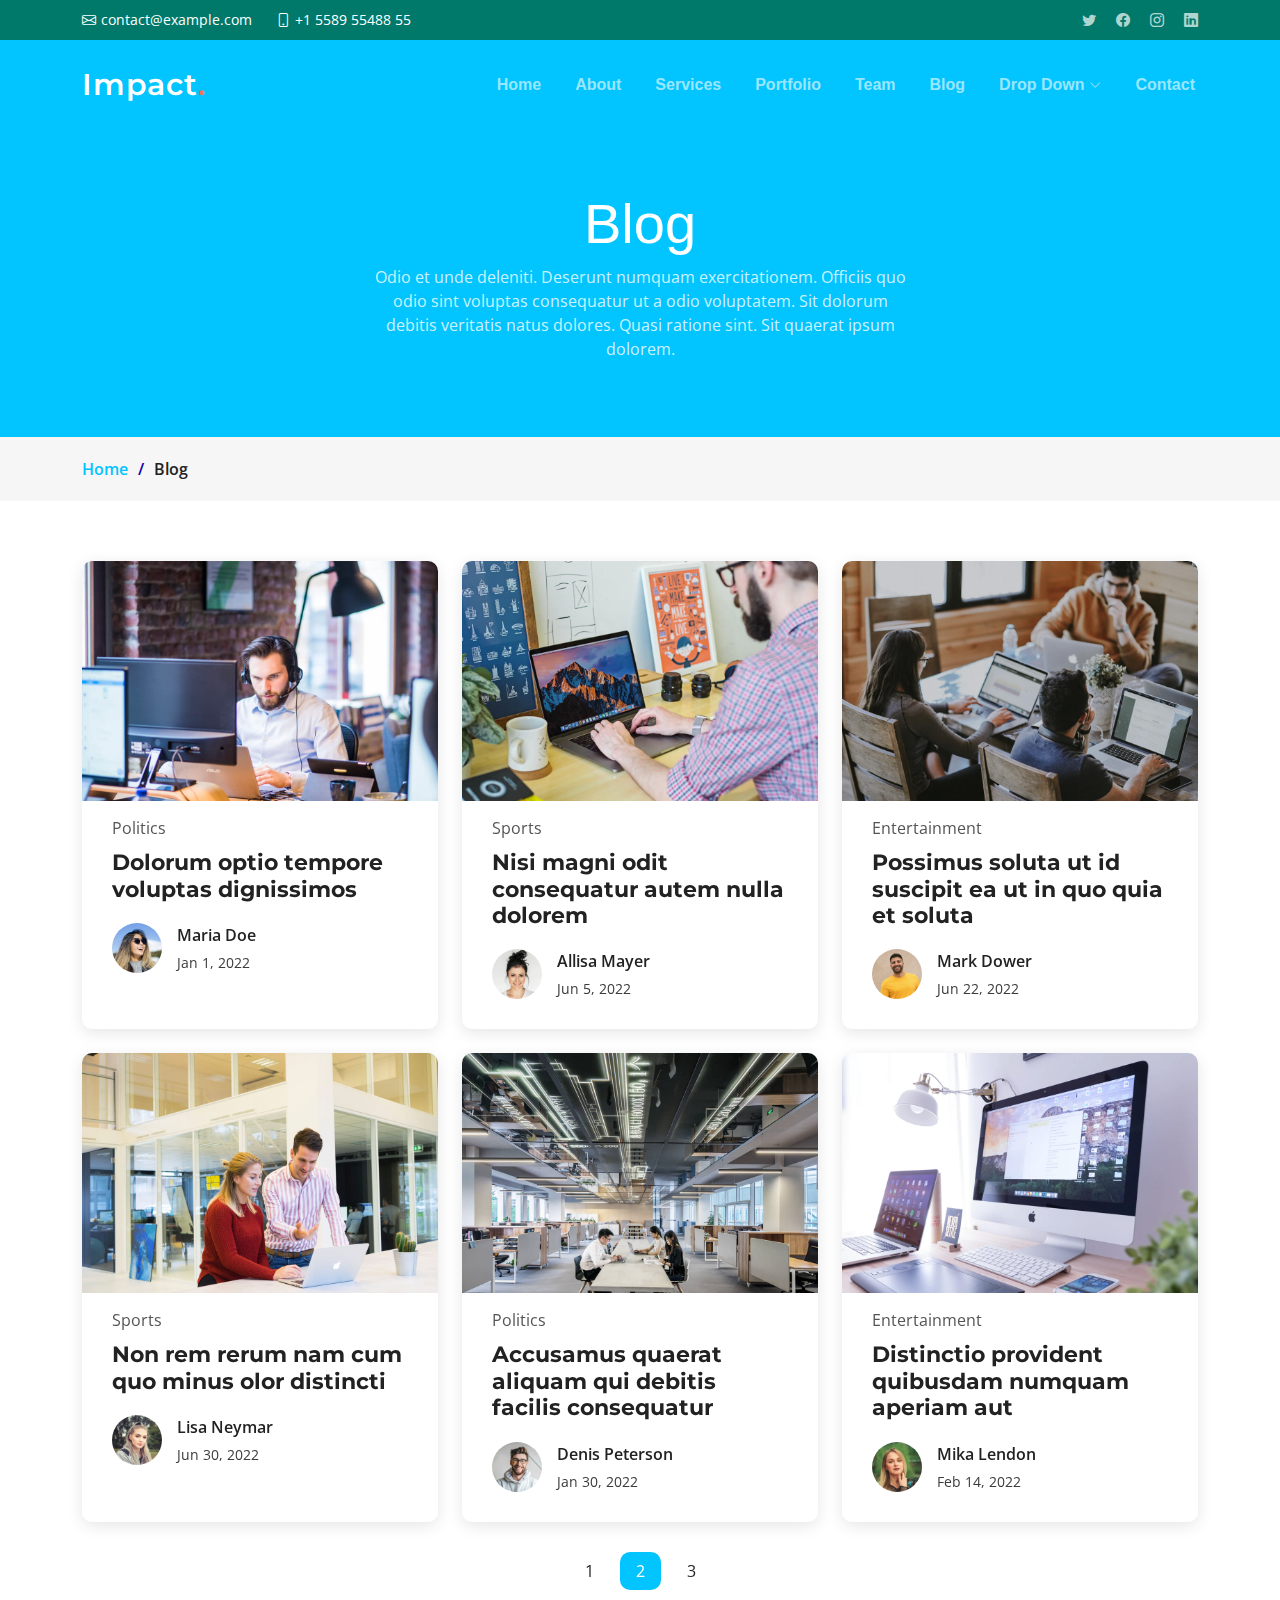
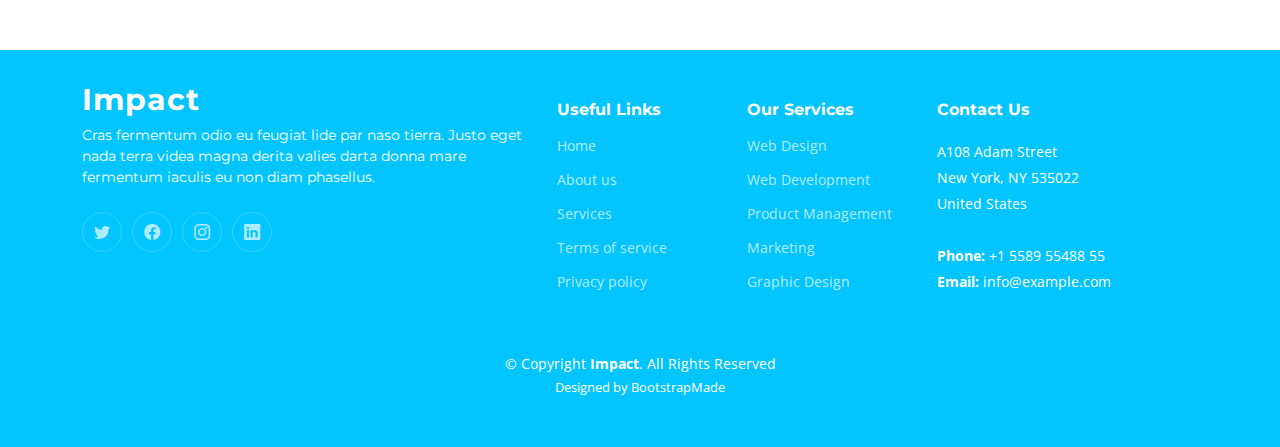
<file: kelas_11/Impact/blog.html>
<!DOCTYPE html>
<html lang="en">

<head>
  <meta charset="utf-8">
  <meta content="width=device-width, initial-scale=1.0" name="viewport">

  <title>Impact Bootstrap Template - Blog</title>
  <meta content="" name="description">
  <meta content="" name="keywords">

  <!-- Favicons -->
  <link href="assets/img/favicon.png" rel="icon">
  <link href="assets/img/apple-touch-icon.png" rel="apple-touch-icon">

  <!-- Google Fonts -->
  <link rel="preconnect" href="https://fonts.googleapis.com">
  <link rel="preconnect" href="https://fonts.gstatic.com" crossorigin>
  <link href="https://fonts.googleapis.com/css2?family=Open+Sans:ital,wght@0,300;0,400;0,500;0,600;0,700;1,300;1,400;1,600;1,700&family=Montserrat:ital,wght@0,300;0,400;0,500;0,600;0,700;1,300;1,400;1,500;1,600;1,700&family=Raleway:ital,wght@0,300;0,400;0,500;0,600;0,700;1,300;1,400;1,500;1,600;1,700&display=swap" rel="stylesheet">

  <!-- Vendor CSS Files -->
  <link href="assets/vendor/bootstrap/css/bootstrap.min.css" rel="stylesheet">
  <link href="assets/vendor/bootstrap-icons/bootstrap-icons.css" rel="stylesheet">
  <link href="assets/vendor/aos/aos.css" rel="stylesheet">
  <link href="assets/vendor/glightbox/css/glightbox.min.css" rel="stylesheet">
  <link href="assets/vendor/swiper/swiper-bundle.min.css" rel="stylesheet">

  <!-- Template Main CSS File -->
  <link href="assets/css/main.css" rel="stylesheet">

  <!-- =======================================================
  * Template Name: Impact - v1.1.1
  * Template URL: https://bootstrapmade.com/impact-bootstrap-business-website-template/
  * Author: BootstrapMade.com
  * License: https://bootstrapmade.com/license/
  ======================================================== -->
</head>

<body>

  <!-- ======= Header ======= -->
  <section id="topbar" class="topbar d-flex align-items-center">
    <div class="container d-flex justify-content-center justify-content-md-between">
      <div class="contact-info d-flex align-items-center">
        <i class="bi bi-envelope d-flex align-items-center"><a href="mailto:contact@example.com">contact@example.com</a></i>
        <i class="bi bi-phone d-flex align-items-center ms-4"><span>+1 5589 55488 55</span></i>
      </div>
      <div class="social-links d-none d-md-flex align-items-center">
        <a href="#" class="twitter"><i class="bi bi-twitter"></i></a>
        <a href="#" class="facebook"><i class="bi bi-facebook"></i></a>
        <a href="#" class="instagram"><i class="bi bi-instagram"></i></a>
        <a href="#" class="linkedin"><i class="bi bi-linkedin"></i></i></a>
      </div>
    </div>
  </section><!-- End Top Bar -->

  <header id="header" class="header d-flex align-items-center">

    <div class="container-fluid container-xl d-flex align-items-center justify-content-between">
      <a href="index.html" class="logo d-flex align-items-center">
        <!-- Uncomment the line below if you also wish to use an image logo -->
        <!-- <img src="assets/img/logo.png" alt=""> -->
        <h1>Impact<span>.</span></h1>
      </a>
      <nav id="navbar" class="navbar">
        <ul>
          <li><a href="#hero">Home</a></li>
          <li><a href="#about">About</a></li>
          <li><a href="#services">Services</a></li>
          <li><a href="#portfolio">Portfolio</a></li>
          <li><a href="#team">Team</a></li>
          <li><a href="blog.html">Blog</a></li>
          <li class="dropdown"><a href="#"><span>Drop Down</span> <i class="bi bi-chevron-down dropdown-indicator"></i></a>
            <ul>
              <li><a href="#">Drop Down 1</a></li>
              <li class="dropdown"><a href="#"><span>Deep Drop Down</span> <i class="bi bi-chevron-down dropdown-indicator"></i></a>
                <ul>
                  <li><a href="#">Deep Drop Down 1</a></li>
                  <li><a href="#">Deep Drop Down 2</a></li>
                  <li><a href="#">Deep Drop Down 3</a></li>
                  <li><a href="#">Deep Drop Down 4</a></li>
                  <li><a href="#">Deep Drop Down 5</a></li>
                </ul>
              </li>
              <li><a href="#">Drop Down 2</a></li>
              <li><a href="#">Drop Down 3</a></li>
              <li><a href="#">Drop Down 4</a></li>
            </ul>
          </li>
          <li><a href="#contact">Contact</a></li>
        </ul>
      </nav><!-- .navbar -->

      <i class="mobile-nav-toggle mobile-nav-show bi bi-list"></i>
      <i class="mobile-nav-toggle mobile-nav-hide d-none bi bi-x"></i>

    </div>
  </header><!-- End Header -->
  <!-- End Header -->

  <main id="main">

    <!-- ======= Breadcrumbs ======= -->
    <div class="breadcrumbs">
      <div class="page-header d-flex align-items-center" style="background-image: url('');">
        <div class="container position-relative">
          <div class="row d-flex justify-content-center">
            <div class="col-lg-6 text-center">
              <h2>Blog</h2>
              <p>Odio et unde deleniti. Deserunt numquam exercitationem. Officiis quo odio sint voluptas consequatur ut a odio voluptatem. Sit dolorum debitis veritatis natus dolores. Quasi ratione sint. Sit quaerat ipsum dolorem.</p>
            </div>
          </div>
        </div>
      </div>
      <nav>
        <div class="container">
          <ol>
            <li><a href="index.html">Home</a></li>
            <li>Blog</li>
          </ol>
        </div>
      </nav>
    </div><!-- End Breadcrumbs -->

    <!-- ======= Blog Section ======= -->
    <section id="blog" class="blog">
      <div class="container" data-aos="fade-up">

        <div class="row gy-4 posts-list">

          <div class="col-xl-4 col-md-6">
            <article>

              <div class="post-img">
                <img src="assets/img/blog/blog-1.jpg" alt="" class="img-fluid">
              </div>

              <p class="post-category">Politics</p>

              <h2 class="title">
                <a href="blog-details.html">Dolorum optio tempore voluptas dignissimos</a>
              </h2>

              <div class="d-flex align-items-center">
                <img src="assets/img/blog/blog-author.jpg" alt="" class="img-fluid post-author-img flex-shrink-0">
                <div class="post-meta">
                  <p class="post-author-list">Maria Doe</p>
                  <p class="post-date">
                    <time datetime="2022-01-01">Jan 1, 2022</time>
                  </p>
                </div>
              </div>

            </article>
          </div><!-- End post list item -->

          <div class="col-xl-4 col-md-6">
            <article>

              <div class="post-img">
                <img src="assets/img/blog/blog-2.jpg" alt="" class="img-fluid">
              </div>

              <p class="post-category">Sports</p>

              <h2 class="title">
                <a href="blog-details.html">Nisi magni odit consequatur autem nulla dolorem</a>
              </h2>

              <div class="d-flex align-items-center">
                <img src="assets/img/blog/blog-author-2.jpg" alt="" class="img-fluid post-author-img flex-shrink-0">
                <div class="post-meta">
                  <p class="post-author-list">Allisa Mayer</p>
                  <p class="post-date">
                    <time datetime="2022-01-01">Jun 5, 2022</time>
                  </p>
                </div>
              </div>

            </article>
          </div><!-- End post list item -->

          <div class="col-xl-4 col-md-6">
            <article>

              <div class="post-img">
                <img src="assets/img/blog/blog-3.jpg" alt="" class="img-fluid">
              </div>

              <p class="post-category">Entertainment</p>

              <h2 class="title">
                <a href="blog-details.html">Possimus soluta ut id suscipit ea ut in quo quia et soluta</a>
              </h2>

              <div class="d-flex align-items-center">
                <img src="assets/img/blog/blog-author-3.jpg" alt="" class="img-fluid post-author-img flex-shrink-0">
                <div class="post-meta">
                  <p class="post-author-list">Mark Dower</p>
                  <p class="post-date">
                    <time datetime="2022-01-01">Jun 22, 2022</time>
                  </p>
                </div>
              </div>

            </article>
          </div><!-- End post list item -->

          <div class="col-xl-4 col-md-6">
            <article>

              <div class="post-img">
                <img src="assets/img/blog/blog-4.jpg" alt="" class="img-fluid">
              </div>

              <p class="post-category">Sports</p>

              <h2 class="title">
                <a href="blog-details.html">Non rem rerum nam cum quo minus olor distincti</a>
              </h2>

              <div class="d-flex align-items-center">
                <img src="assets/img/blog/blog-author-4.jpg" alt="" class="img-fluid post-author-img flex-shrink-0">
                <div class="post-meta">
                  <p class="post-author-list">Lisa Neymar</p>
                  <p class="post-date">
                    <time datetime="2022-01-01">Jun 30, 2022</time>
                  </p>
                </div>
              </div>

            </article>
          </div><!-- End post list item -->

          <div class="col-xl-4 col-md-6">
            <article>

              <div class="post-img">
                <img src="assets/img/blog/blog-5.jpg" alt="" class="img-fluid">
              </div>

              <p class="post-category">Politics</p>

              <h2 class="title">
                <a href="blog-details.html">Accusamus quaerat aliquam qui debitis facilis consequatur</a>
              </h2>

              <div class="d-flex align-items-center">
                <img src="assets/img/blog/blog-author-5.jpg" alt="" class="img-fluid post-author-img flex-shrink-0">
                <div class="post-meta">
                  <p class="post-author-list">Denis Peterson</p>
                  <p class="post-date">
                    <time datetime="2022-01-01">Jan 30, 2022</time>
                  </p>
                </div>
              </div>

            </article>
          </div><!-- End post list item -->

          <div class="col-xl-4 col-md-6">
            <article>

              <div class="post-img">
                <img src="assets/img/blog/blog-6.jpg" alt="" class="img-fluid">
              </div>

              <p class="post-category">Entertainment</p>

              <h2 class="title">
                <a href="blog-details.html">Distinctio provident quibusdam numquam aperiam aut</a>
              </h2>

              <div class="d-flex align-items-center">
                <img src="assets/img/blog/blog-author-6.jpg" alt="" class="img-fluid post-author-img flex-shrink-0">
                <div class="post-meta">
                  <p class="post-author-list">Mika Lendon</p>
                  <p class="post-date">
                    <time datetime="2022-01-01">Feb 14, 2022</time>
                  </p>
                </div>
              </div>

            </article>
          </div><!-- End post list item -->

        </div><!-- End blog posts list -->

        <div class="blog-pagination">
          <ul class="justify-content-center">
            <li><a href="#">1</a></li>
            <li class="active"><a href="#">2</a></li>
            <li><a href="#">3</a></li>
          </ul>
        </div><!-- End blog pagination -->

      </div>
    </section><!-- End Blog Section -->

  </main><!-- End #main -->

  <!-- ======= Footer ======= -->
  <footer id="footer" class="footer">

    <div class="container">
      <div class="row gy-4">
        <div class="col-lg-5 col-md-12 footer-info">
          <a href="index.html" class="logo d-flex align-items-center">
            <span>Impact</span>
          </a>
          <p>Cras fermentum odio eu feugiat lide par naso tierra. Justo eget nada terra videa magna derita valies darta donna mare fermentum iaculis eu non diam phasellus.</p>
          <div class="social-links d-flex mt-4">
            <a href="#" class="twitter"><i class="bi bi-twitter"></i></a>
            <a href="#" class="facebook"><i class="bi bi-facebook"></i></a>
            <a href="#" class="instagram"><i class="bi bi-instagram"></i></a>
            <a href="#" class="linkedin"><i class="bi bi-linkedin"></i></a>
          </div>
        </div>

        <div class="col-lg-2 col-6 footer-links">
          <h4>Useful Links</h4>
          <ul>
            <li><a href="#">Home</a></li>
            <li><a href="#">About us</a></li>
            <li><a href="#">Services</a></li>
            <li><a href="#">Terms of service</a></li>
            <li><a href="#">Privacy policy</a></li>
          </ul>
        </div>

        <div class="col-lg-2 col-6 footer-links">
          <h4>Our Services</h4>
          <ul>
            <li><a href="#">Web Design</a></li>
            <li><a href="#">Web Development</a></li>
            <li><a href="#">Product Management</a></li>
            <li><a href="#">Marketing</a></li>
            <li><a href="#">Graphic Design</a></li>
          </ul>
        </div>

        <div class="col-lg-3 col-md-12 footer-contact text-center text-md-start">
          <h4>Contact Us</h4>
          <p>
            A108 Adam Street <br>
            New York, NY 535022<br>
            United States <br><br>
            <strong>Phone:</strong> +1 5589 55488 55<br>
            <strong>Email:</strong> info@example.com<br>
          </p>

        </div>

      </div>
    </div>

    <div class="container mt-4">
      <div class="copyright">
        &copy; Copyright <strong><span>Impact</span></strong>. All Rights Reserved
      </div>
      <div class="credits">
        <!-- All the links in the footer should remain intact. -->
        <!-- You can delete the links only if you purchased the pro version. -->
        <!-- Licensing information: https://bootstrapmade.com/license/ -->
        <!-- Purchase the pro version with working PHP/AJAX contact form: https://bootstrapmade.com/impact-bootstrap-business-website-template/ -->
        Designed by <a href="https://bootstrapmade.com/">BootstrapMade</a>
      </div>
    </div>

  </footer><!-- End Footer -->
  <!-- End Footer -->

  <a href="#" class="scroll-top d-flex align-items-center justify-content-center"><i class="bi bi-arrow-up-short"></i></a>

  <div id="preloader"></div>

  <!-- Vendor JS Files -->
  <script src="assets/vendor/bootstrap/js/bootstrap.bundle.min.js"></script>
  <script src="assets/vendor/aos/aos.js"></script>
  <script src="assets/vendor/glightbox/js/glightbox.min.js"></script>
  <script src="assets/vendor/purecounter/purecounter_vanilla.js"></script>
  <script src="assets/vendor/swiper/swiper-bundle.min.js"></script>
  <script src="assets/vendor/isotope-layout/isotope.pkgd.min.js"></script>
  <script src="assets/vendor/php-email-form/validate.js"></script>

  <!-- Template Main JS File -->
  <script src="assets/js/main.js"></script>

</body>

</html>
</file>
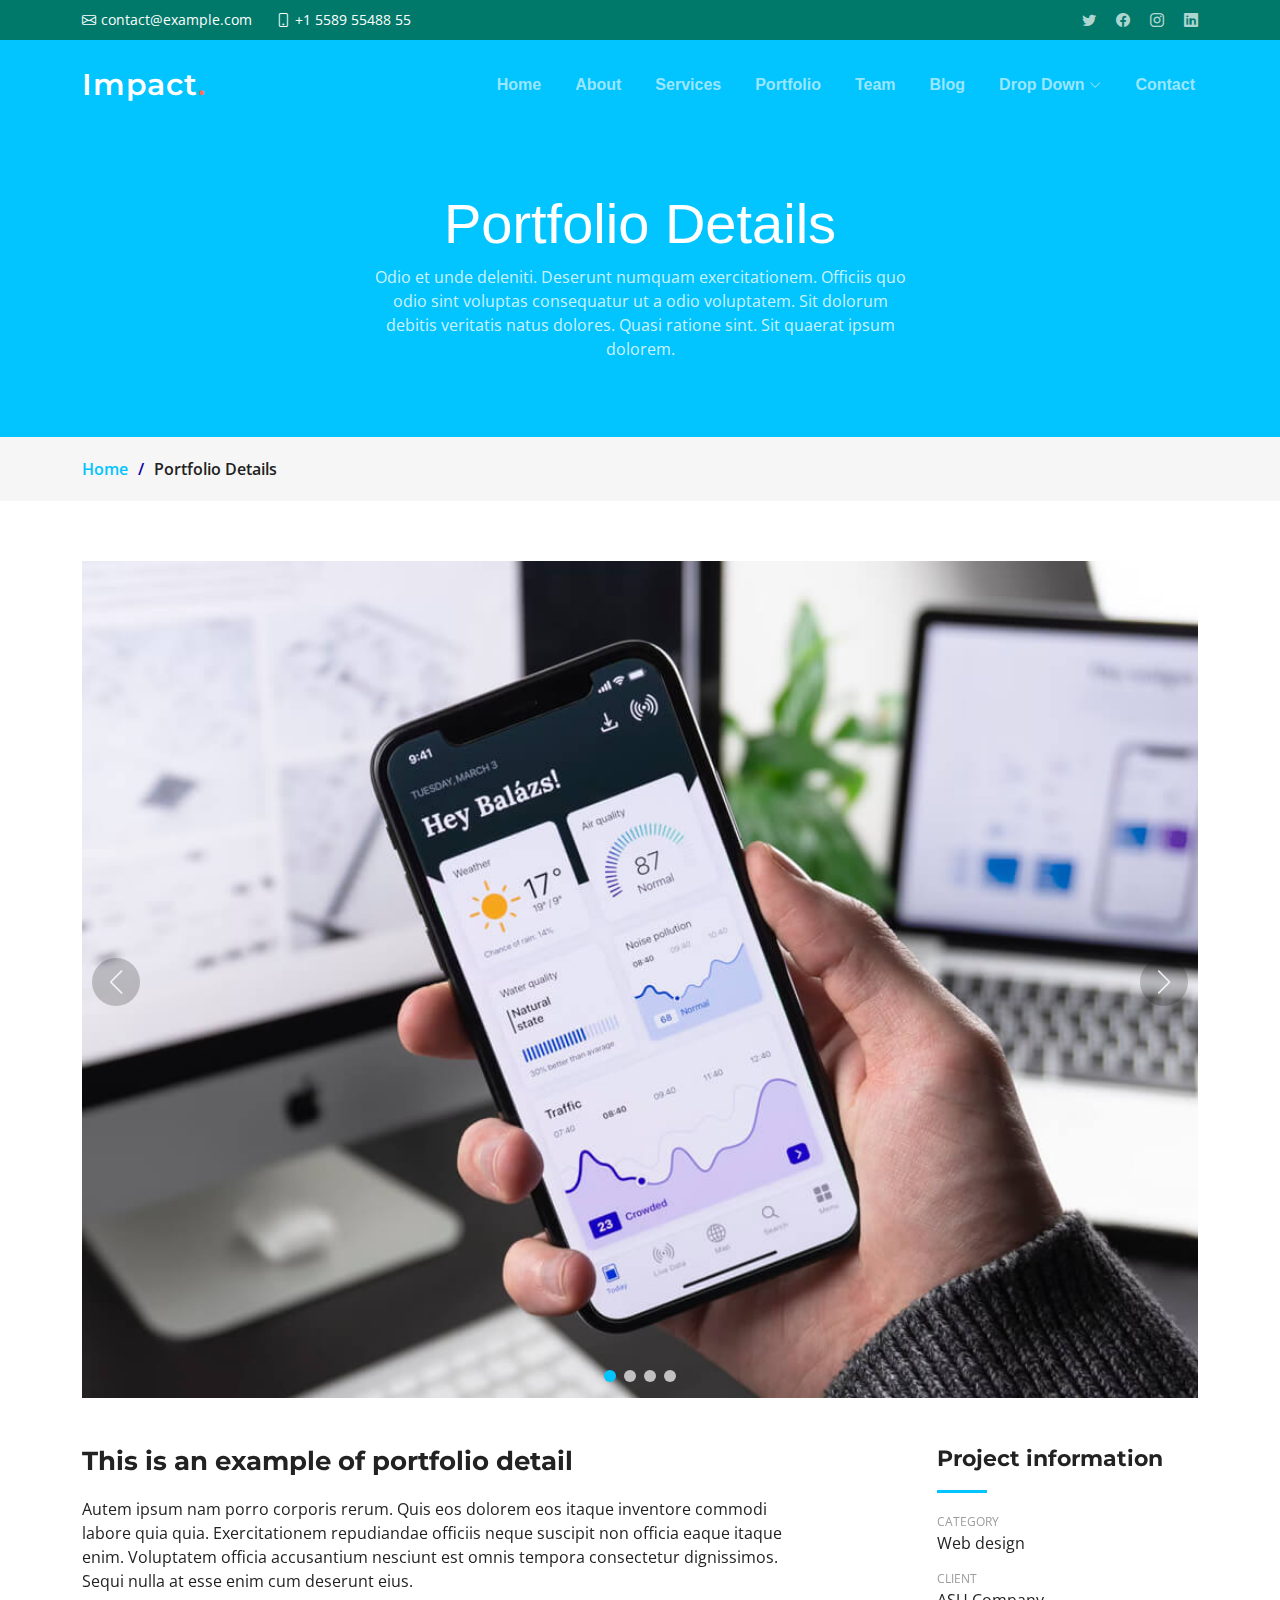
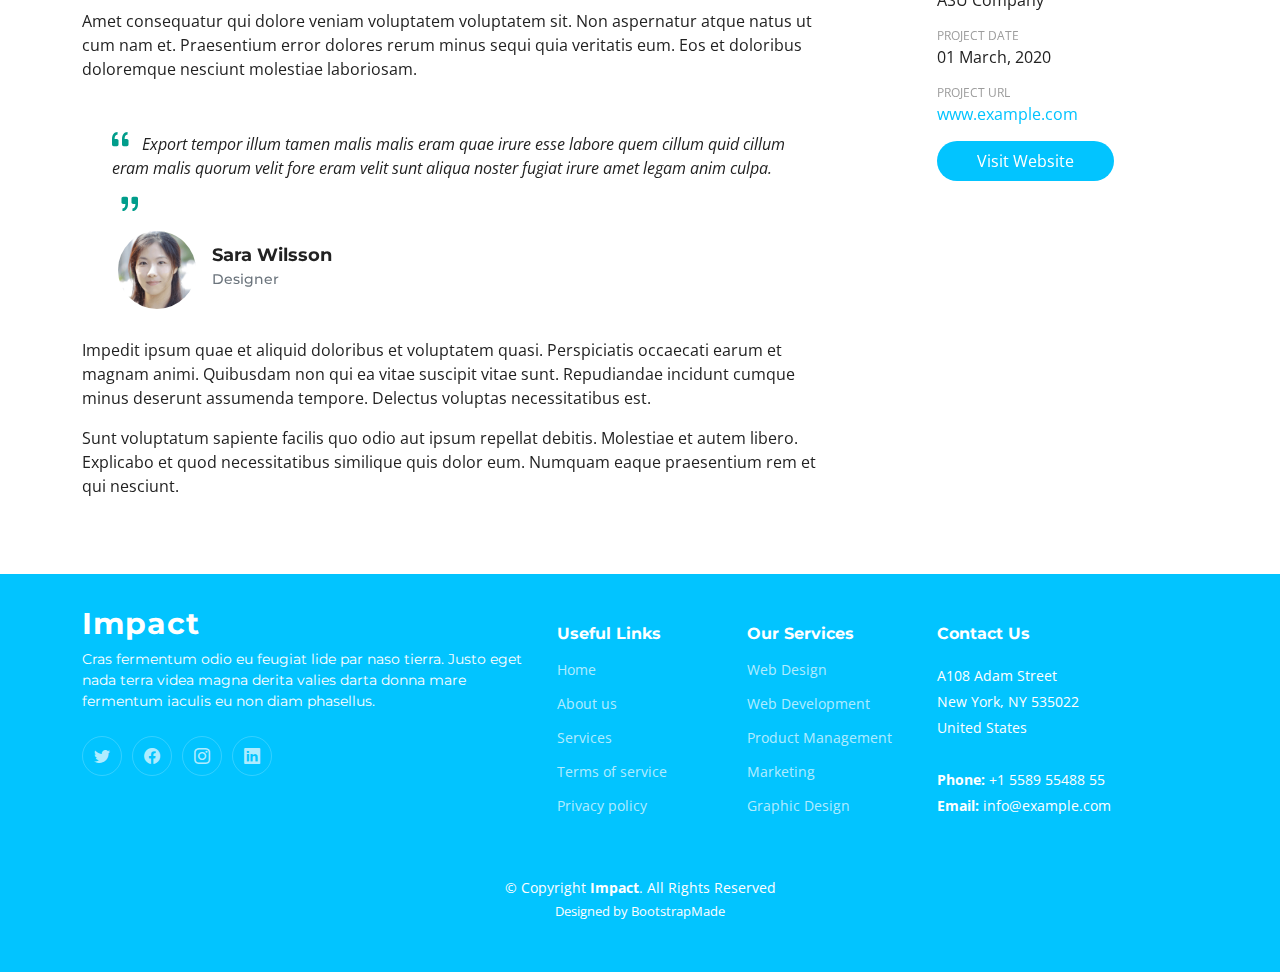
<file: kelas_11/Impact/portfolio-details.html>
<!DOCTYPE html>
<html lang="en">

<head>
  <meta charset="utf-8">
  <meta content="width=device-width, initial-scale=1.0" name="viewport">

  <title>Impact Bootstrap Template - Portfolio Details</title>
  <meta content="" name="description">
  <meta content="" name="keywords">

  <!-- Favicons -->
  <link href="assets/img/favicon.png" rel="icon">
  <link href="assets/img/apple-touch-icon.png" rel="apple-touch-icon">

  <!-- Google Fonts -->
  <link rel="preconnect" href="https://fonts.googleapis.com">
  <link rel="preconnect" href="https://fonts.gstatic.com" crossorigin>
  <link href="https://fonts.googleapis.com/css2?family=Open+Sans:ital,wght@0,300;0,400;0,500;0,600;0,700;1,300;1,400;1,600;1,700&family=Montserrat:ital,wght@0,300;0,400;0,500;0,600;0,700;1,300;1,400;1,500;1,600;1,700&family=Raleway:ital,wght@0,300;0,400;0,500;0,600;0,700;1,300;1,400;1,500;1,600;1,700&display=swap" rel="stylesheet">

  <!-- Vendor CSS Files -->
  <link href="assets/vendor/bootstrap/css/bootstrap.min.css" rel="stylesheet">
  <link href="assets/vendor/bootstrap-icons/bootstrap-icons.css" rel="stylesheet">
  <link href="assets/vendor/aos/aos.css" rel="stylesheet">
  <link href="assets/vendor/glightbox/css/glightbox.min.css" rel="stylesheet">
  <link href="assets/vendor/swiper/swiper-bundle.min.css" rel="stylesheet">

  <!-- Template Main CSS File -->
  <link href="assets/css/main.css" rel="stylesheet">

  <!-- =======================================================
  * Template Name: Impact - v1.1.1
  * Template URL: https://bootstrapmade.com/impact-bootstrap-business-website-template/
  * Author: BootstrapMade.com
  * License: https://bootstrapmade.com/license/
  ======================================================== -->
</head>

<body>

  <!-- ======= Header ======= -->
  <section id="topbar" class="topbar d-flex align-items-center">
    <div class="container d-flex justify-content-center justify-content-md-between">
      <div class="contact-info d-flex align-items-center">
        <i class="bi bi-envelope d-flex align-items-center"><a href="mailto:contact@example.com">contact@example.com</a></i>
        <i class="bi bi-phone d-flex align-items-center ms-4"><span>+1 5589 55488 55</span></i>
      </div>
      <div class="social-links d-none d-md-flex align-items-center">
        <a href="#" class="twitter"><i class="bi bi-twitter"></i></a>
        <a href="#" class="facebook"><i class="bi bi-facebook"></i></a>
        <a href="#" class="instagram"><i class="bi bi-instagram"></i></a>
        <a href="#" class="linkedin"><i class="bi bi-linkedin"></i></i></a>
      </div>
    </div>
  </section><!-- End Top Bar -->

  <header id="header" class="header d-flex align-items-center">

    <div class="container-fluid container-xl d-flex align-items-center justify-content-between">
      <a href="index.html" class="logo d-flex align-items-center">
        <!-- Uncomment the line below if you also wish to use an image logo -->
        <!-- <img src="assets/img/logo.png" alt=""> -->
        <h1>Impact<span>.</span></h1>
      </a>
      <nav id="navbar" class="navbar">
        <ul>
          <li><a href="#hero">Home</a></li>
          <li><a href="#about">About</a></li>
          <li><a href="#services">Services</a></li>
          <li><a href="#portfolio">Portfolio</a></li>
          <li><a href="#team">Team</a></li>
          <li><a href="blog.html">Blog</a></li>
          <li class="dropdown"><a href="#"><span>Drop Down</span> <i class="bi bi-chevron-down dropdown-indicator"></i></a>
            <ul>
              <li><a href="#">Drop Down 1</a></li>
              <li class="dropdown"><a href="#"><span>Deep Drop Down</span> <i class="bi bi-chevron-down dropdown-indicator"></i></a>
                <ul>
                  <li><a href="#">Deep Drop Down 1</a></li>
                  <li><a href="#">Deep Drop Down 2</a></li>
                  <li><a href="#">Deep Drop Down 3</a></li>
                  <li><a href="#">Deep Drop Down 4</a></li>
                  <li><a href="#">Deep Drop Down 5</a></li>
                </ul>
              </li>
              <li><a href="#">Drop Down 2</a></li>
              <li><a href="#">Drop Down 3</a></li>
              <li><a href="#">Drop Down 4</a></li>
            </ul>
          </li>
          <li><a href="#contact">Contact</a></li>
        </ul>
      </nav><!-- .navbar -->

      <i class="mobile-nav-toggle mobile-nav-show bi bi-list"></i>
      <i class="mobile-nav-toggle mobile-nav-hide d-none bi bi-x"></i>

    </div>
  </header><!-- End Header -->
  <!-- End Header -->

  <main id="main">

    <!-- ======= Breadcrumbs ======= -->
    <div class="breadcrumbs">
      <div class="page-header d-flex align-items-center" style="background-image: url('');">
        <div class="container position-relative">
          <div class="row d-flex justify-content-center">
            <div class="col-lg-6 text-center">
              <h2>Portfolio Details</h2>
              <p>Odio et unde deleniti. Deserunt numquam exercitationem. Officiis quo odio sint voluptas consequatur ut a odio voluptatem. Sit dolorum debitis veritatis natus dolores. Quasi ratione sint. Sit quaerat ipsum dolorem.</p>
            </div>
          </div>
        </div>
      </div>
      <nav>
        <div class="container">
          <ol>
            <li><a href="index.html">Home</a></li>
            <li>Portfolio Details</li>
          </ol>
        </div>
      </nav>
    </div><!-- End Breadcrumbs -->

    <!-- ======= Portfolio Details Section ======= -->
    <section id="portfolio-details" class="portfolio-details">
      <div class="container" data-aos="fade-up">

        <div class="position-relative h-100">
          <div class="slides-1 portfolio-details-slider swiper">
            <div class="swiper-wrapper align-items-center">

              <div class="swiper-slide">
                <img src="assets/img/portfolio/app-1.jpg" alt="">
              </div>

              <div class="swiper-slide">
                <img src="assets/img/portfolio/product-1.jpg" alt="">
              </div>

              <div class="swiper-slide">
                <img src="assets/img/portfolio/branding-1.jpg" alt="">
              </div>

              <div class="swiper-slide">
                <img src="assets/img/portfolio/books-1.jpg" alt="">
              </div>

            </div>
            <div class="swiper-pagination"></div>
          </div>
          <div class="swiper-button-prev"></div>
          <div class="swiper-button-next"></div>

        </div>

        <div class="row justify-content-between gy-4 mt-4">

          <div class="col-lg-8">
            <div class="portfolio-description">
              <h2>This is an example of portfolio detail</h2>
              <p>
                Autem ipsum nam porro corporis rerum. Quis eos dolorem eos itaque inventore commodi labore quia quia. Exercitationem repudiandae officiis neque suscipit non officia eaque itaque enim. Voluptatem officia accusantium nesciunt est omnis tempora consectetur dignissimos. Sequi nulla at esse enim cum deserunt eius.
              </p>
              <p>
                Amet consequatur qui dolore veniam voluptatem voluptatem sit. Non aspernatur atque natus ut cum nam et. Praesentium error dolores rerum minus sequi quia veritatis eum. Eos et doloribus doloremque nesciunt molestiae laboriosam.
              </p>

              <div class="testimonial-item">
                <p>
                  <i class="bi bi-quote quote-icon-left"></i>
                  Export tempor illum tamen malis malis eram quae irure esse labore quem cillum quid cillum eram malis quorum velit fore eram velit sunt aliqua noster fugiat irure amet legam anim culpa.
                  <i class="bi bi-quote quote-icon-right"></i>
                </p>
                <div>
                  <img src="assets/img/testimonials/testimonials-2.jpg" class="testimonial-img" alt="">
                  <h3>Sara Wilsson</h3>
                  <h4>Designer</h4>
                </div>
              </div>

              <p>
                Impedit ipsum quae et aliquid doloribus et voluptatem quasi. Perspiciatis occaecati earum et magnam animi. Quibusdam non qui ea vitae suscipit vitae sunt. Repudiandae incidunt cumque minus deserunt assumenda tempore. Delectus voluptas necessitatibus est.

              <p>
                Sunt voluptatum sapiente facilis quo odio aut ipsum repellat debitis. Molestiae et autem libero. Explicabo et quod necessitatibus similique quis dolor eum. Numquam eaque praesentium rem et qui nesciunt.
              </p>

            </div>
          </div>

          <div class="col-lg-3">
            <div class="portfolio-info">
              <h3>Project information</h3>
              <ul>
                <li><strong>Category</strong> <span>Web design</span></li>
                <li><strong>Client</strong> <span>ASU Company</span></li>
                <li><strong>Project date</strong> <span>01 March, 2020</span></li>
                <li><strong>Project URL</strong> <a href="#">www.example.com</a></li>
                <li><a href="#" class="btn-visit align-self-start">Visit Website</a></li>
              </ul>
            </div>
          </div>

        </div>

      </div>
    </section><!-- End Portfolio Details Section -->

  </main><!-- End #main -->

  <!-- ======= Footer ======= -->
  <footer id="footer" class="footer">

    <div class="container">
      <div class="row gy-4">
        <div class="col-lg-5 col-md-12 footer-info">
          <a href="index.html" class="logo d-flex align-items-center">
            <span>Impact</span>
          </a>
          <p>Cras fermentum odio eu feugiat lide par naso tierra. Justo eget nada terra videa magna derita valies darta donna mare fermentum iaculis eu non diam phasellus.</p>
          <div class="social-links d-flex mt-4">
            <a href="#" class="twitter"><i class="bi bi-twitter"></i></a>
            <a href="#" class="facebook"><i class="bi bi-facebook"></i></a>
            <a href="#" class="instagram"><i class="bi bi-instagram"></i></a>
            <a href="#" class="linkedin"><i class="bi bi-linkedin"></i></a>
          </div>
        </div>

        <div class="col-lg-2 col-6 footer-links">
          <h4>Useful Links</h4>
          <ul>
            <li><a href="#">Home</a></li>
            <li><a href="#">About us</a></li>
            <li><a href="#">Services</a></li>
            <li><a href="#">Terms of service</a></li>
            <li><a href="#">Privacy policy</a></li>
          </ul>
        </div>

        <div class="col-lg-2 col-6 footer-links">
          <h4>Our Services</h4>
          <ul>
            <li><a href="#">Web Design</a></li>
            <li><a href="#">Web Development</a></li>
            <li><a href="#">Product Management</a></li>
            <li><a href="#">Marketing</a></li>
            <li><a href="#">Graphic Design</a></li>
          </ul>
        </div>

        <div class="col-lg-3 col-md-12 footer-contact text-center text-md-start">
          <h4>Contact Us</h4>
          <p>
            A108 Adam Street <br>
            New York, NY 535022<br>
            United States <br><br>
            <strong>Phone:</strong> +1 5589 55488 55<br>
            <strong>Email:</strong> info@example.com<br>
          </p>

        </div>

      </div>
    </div>

    <div class="container mt-4">
      <div class="copyright">
        &copy; Copyright <strong><span>Impact</span></strong>. All Rights Reserved
      </div>
      <div class="credits">
        <!-- All the links in the footer should remain intact. -->
        <!-- You can delete the links only if you purchased the pro version. -->
        <!-- Licensing information: https://bootstrapmade.com/license/ -->
        <!-- Purchase the pro version with working PHP/AJAX contact form: https://bootstrapmade.com/impact-bootstrap-business-website-template/ -->
        Designed by <a href="https://bootstrapmade.com/">BootstrapMade</a>
      </div>
    </div>

  </footer><!-- End Footer -->
  <!-- End Footer -->

  <a href="#" class="scroll-top d-flex align-items-center justify-content-center"><i class="bi bi-arrow-up-short"></i></a>

  <div id="preloader"></div>

  <!-- Vendor JS Files -->
  <script src="assets/vendor/bootstrap/js/bootstrap.bundle.min.js"></script>
  <script src="assets/vendor/aos/aos.js"></script>
  <script src="assets/vendor/glightbox/js/glightbox.min.js"></script>
  <script src="assets/vendor/purecounter/purecounter_vanilla.js"></script>
  <script src="assets/vendor/swiper/swiper-bundle.min.js"></script>
  <script src="assets/vendor/isotope-layout/isotope.pkgd.min.js"></script>
  <script src="assets/vendor/php-email-form/validate.js"></script>

  <!-- Template Main JS File -->
  <script src="assets/js/main.js"></script>

</body>

</html>
</file>
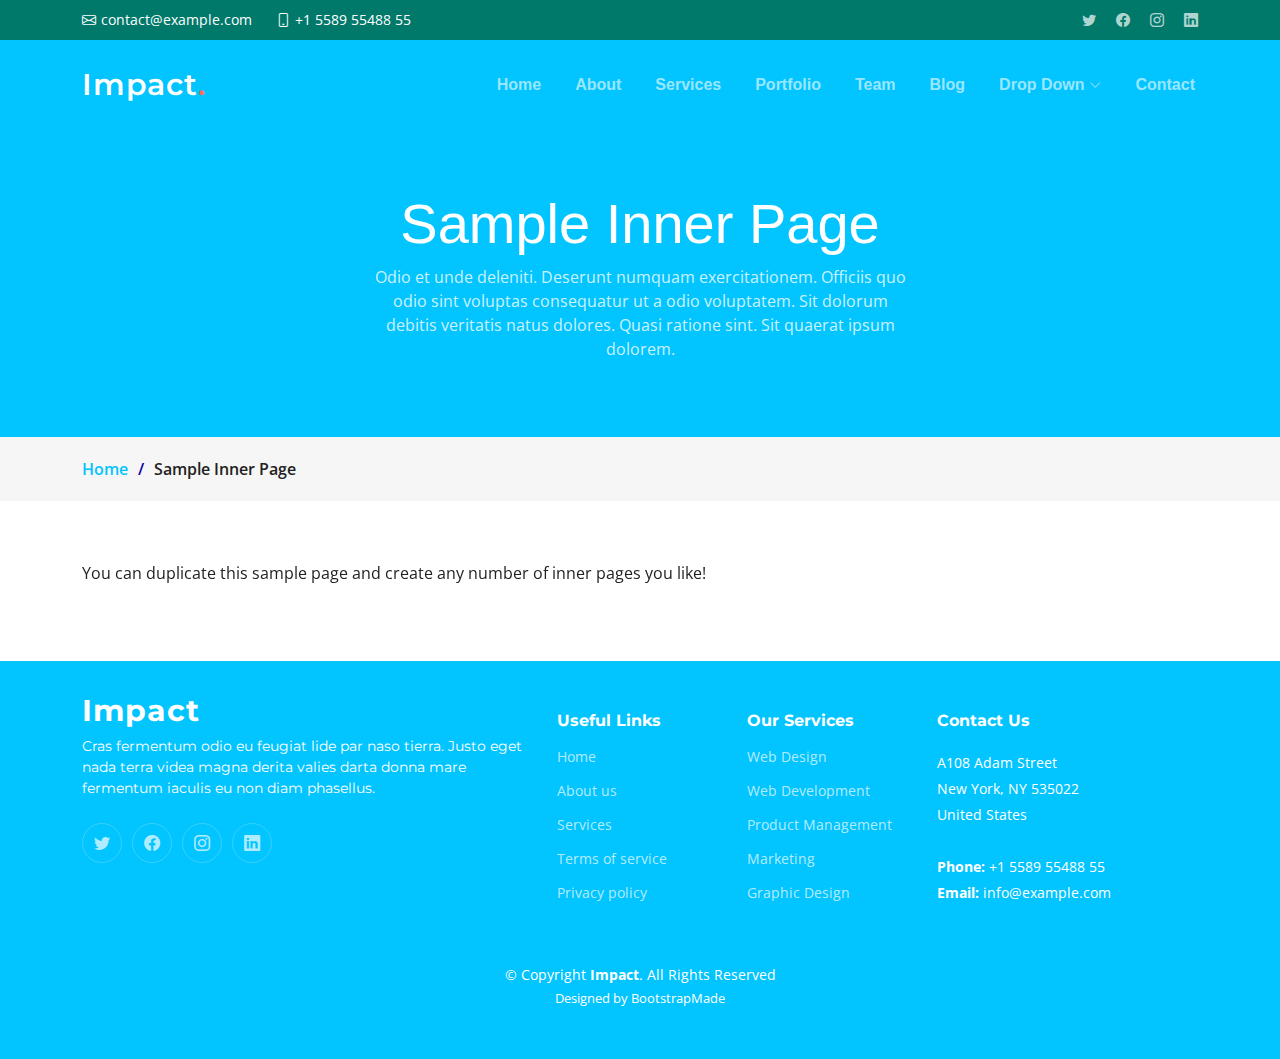
<file: kelas_11/Impact/sample-inner-page.html>
<!DOCTYPE html>
<html lang="en">

<head>
  <meta charset="utf-8">
  <meta content="width=device-width, initial-scale=1.0" name="viewport">

  <title>[Template] Sample Inner Page</title>
  <meta content="" name="description">
  <meta content="" name="keywords">

  <!-- Favicons -->
  <link href="assets/img/favicon.png" rel="icon">
  <link href="assets/img/apple-touch-icon.png" rel="apple-touch-icon">

  <!-- Google Fonts -->
  <link rel="preconnect" href="https://fonts.googleapis.com">
  <link rel="preconnect" href="https://fonts.gstatic.com" crossorigin>
  <link href="https://fonts.googleapis.com/css2?family=Open+Sans:ital,wght@0,300;0,400;0,500;0,600;0,700;1,300;1,400;1,600;1,700&family=Montserrat:ital,wght@0,300;0,400;0,500;0,600;0,700;1,300;1,400;1,500;1,600;1,700&family=Raleway:ital,wght@0,300;0,400;0,500;0,600;0,700;1,300;1,400;1,500;1,600;1,700&display=swap" rel="stylesheet">

  <!-- Vendor CSS Files -->
  <link href="assets/vendor/bootstrap/css/bootstrap.min.css" rel="stylesheet">
  <link href="assets/vendor/bootstrap-icons/bootstrap-icons.css" rel="stylesheet">
  <link href="assets/vendor/aos/aos.css" rel="stylesheet">
  <link href="assets/vendor/glightbox/css/glightbox.min.css" rel="stylesheet">
  <link href="assets/vendor/swiper/swiper-bundle.min.css" rel="stylesheet">

  <!-- Template Main CSS File -->
  <link href="assets/css/main.css" rel="stylesheet">

  <!-- =======================================================
  * Template Name: Impact - v1.1.1
  * Template URL: https://bootstrapmade.com/impact-bootstrap-business-website-template/
  * Author: BootstrapMade.com
  * License: https://bootstrapmade.com/license/
  ======================================================== -->
</head>

<body>

  <!-- ======= Header ======= -->
  <section id="topbar" class="topbar d-flex align-items-center">
    <div class="container d-flex justify-content-center justify-content-md-between">
      <div class="contact-info d-flex align-items-center">
        <i class="bi bi-envelope d-flex align-items-center"><a href="mailto:contact@example.com">contact@example.com</a></i>
        <i class="bi bi-phone d-flex align-items-center ms-4"><span>+1 5589 55488 55</span></i>
      </div>
      <div class="social-links d-none d-md-flex align-items-center">
        <a href="#" class="twitter"><i class="bi bi-twitter"></i></a>
        <a href="#" class="facebook"><i class="bi bi-facebook"></i></a>
        <a href="#" class="instagram"><i class="bi bi-instagram"></i></a>
        <a href="#" class="linkedin"><i class="bi bi-linkedin"></i></i></a>
      </div>
    </div>
  </section><!-- End Top Bar -->

  <header id="header" class="header d-flex align-items-center">

    <div class="container-fluid container-xl d-flex align-items-center justify-content-between">
      <a href="index.html" class="logo d-flex align-items-center">
        <!-- Uncomment the line below if you also wish to use an image logo -->
        <!-- <img src="assets/img/logo.png" alt=""> -->
        <h1>Impact<span>.</span></h1>
      </a>
      <nav id="navbar" class="navbar">
        <ul>
          <li><a href="#hero">Home</a></li>
          <li><a href="#about">About</a></li>
          <li><a href="#services">Services</a></li>
          <li><a href="#portfolio">Portfolio</a></li>
          <li><a href="#team">Team</a></li>
          <li><a href="blog.html">Blog</a></li>
          <li class="dropdown"><a href="#"><span>Drop Down</span> <i class="bi bi-chevron-down dropdown-indicator"></i></a>
            <ul>
              <li><a href="#">Drop Down 1</a></li>
              <li class="dropdown"><a href="#"><span>Deep Drop Down</span> <i class="bi bi-chevron-down dropdown-indicator"></i></a>
                <ul>
                  <li><a href="#">Deep Drop Down 1</a></li>
                  <li><a href="#">Deep Drop Down 2</a></li>
                  <li><a href="#">Deep Drop Down 3</a></li>
                  <li><a href="#">Deep Drop Down 4</a></li>
                  <li><a href="#">Deep Drop Down 5</a></li>
                </ul>
              </li>
              <li><a href="#">Drop Down 2</a></li>
              <li><a href="#">Drop Down 3</a></li>
              <li><a href="#">Drop Down 4</a></li>
            </ul>
          </li>
          <li><a href="#contact">Contact</a></li>
        </ul>
      </nav><!-- .navbar -->

      <i class="mobile-nav-toggle mobile-nav-show bi bi-list"></i>
      <i class="mobile-nav-toggle mobile-nav-hide d-none bi bi-x"></i>

    </div>
  </header><!-- End Header -->
  <!-- End Header -->

  <main id="main">

    <!-- ======= Breadcrumbs ======= -->
    <div class="breadcrumbs">
      <div class="page-header d-flex align-items-center" style="background-image: url('');">
        <div class="container position-relative">
          <div class="row d-flex justify-content-center">
            <div class="col-lg-6 text-center">
              <h2>Sample Inner Page</h2>
              <p>Odio et unde deleniti. Deserunt numquam exercitationem. Officiis quo odio sint voluptas consequatur ut a odio voluptatem. Sit dolorum debitis veritatis natus dolores. Quasi ratione sint. Sit quaerat ipsum dolorem.</p>
            </div>
          </div>
        </div>
      </div>
      <nav>
        <div class="container">
          <ol>
            <li><a href="index.html">Home</a></li>
            <li>Sample Inner Page</li>
          </ol>
        </div>
      </nav>
    </div><!-- End Breadcrumbs -->

    <section class="sample-page">
      <div class="container" data-aos="fade-up">

        <p>
          You can duplicate this sample page and create any number of inner pages you like!
        </p>

      </div>
    </section>

  </main><!-- End #main -->

  <!-- ======= Footer ======= -->
  <footer id="footer" class="footer">

    <div class="container">
      <div class="row gy-4">
        <div class="col-lg-5 col-md-12 footer-info">
          <a href="index.html" class="logo d-flex align-items-center">
            <span>Impact</span>
          </a>
          <p>Cras fermentum odio eu feugiat lide par naso tierra. Justo eget nada terra videa magna derita valies darta donna mare fermentum iaculis eu non diam phasellus.</p>
          <div class="social-links d-flex mt-4">
            <a href="#" class="twitter"><i class="bi bi-twitter"></i></a>
            <a href="#" class="facebook"><i class="bi bi-facebook"></i></a>
            <a href="#" class="instagram"><i class="bi bi-instagram"></i></a>
            <a href="#" class="linkedin"><i class="bi bi-linkedin"></i></a>
          </div>
        </div>

        <div class="col-lg-2 col-6 footer-links">
          <h4>Useful Links</h4>
          <ul>
            <li><a href="#">Home</a></li>
            <li><a href="#">About us</a></li>
            <li><a href="#">Services</a></li>
            <li><a href="#">Terms of service</a></li>
            <li><a href="#">Privacy policy</a></li>
          </ul>
        </div>

        <div class="col-lg-2 col-6 footer-links">
          <h4>Our Services</h4>
          <ul>
            <li><a href="#">Web Design</a></li>
            <li><a href="#">Web Development</a></li>
            <li><a href="#">Product Management</a></li>
            <li><a href="#">Marketing</a></li>
            <li><a href="#">Graphic Design</a></li>
          </ul>
        </div>

        <div class="col-lg-3 col-md-12 footer-contact text-center text-md-start">
          <h4>Contact Us</h4>
          <p>
            A108 Adam Street <br>
            New York, NY 535022<br>
            United States <br><br>
            <strong>Phone:</strong> +1 5589 55488 55<br>
            <strong>Email:</strong> info@example.com<br>
          </p>

        </div>

      </div>
    </div>

    <div class="container mt-4">
      <div class="copyright">
        &copy; Copyright <strong><span>Impact</span></strong>. All Rights Reserved
      </div>
      <div class="credits">
        <!-- All the links in the footer should remain intact. -->
        <!-- You can delete the links only if you purchased the pro version. -->
        <!-- Licensing information: https://bootstrapmade.com/license/ -->
        <!-- Purchase the pro version with working PHP/AJAX contact form: https://bootstrapmade.com/impact-bootstrap-business-website-template/ -->
        Designed by <a href="https://bootstrapmade.com/">BootstrapMade</a>
      </div>
    </div>

  </footer><!-- End Footer -->
  <!-- End Footer -->

  <a href="#" class="scroll-top d-flex align-items-center justify-content-center"><i class="bi bi-arrow-up-short"></i></a>

  <div id="preloader"></div>

  <!-- Vendor JS Files -->
  <script src="assets/vendor/bootstrap/js/bootstrap.bundle.min.js"></script>
  <script src="assets/vendor/aos/aos.js"></script>
  <script src="assets/vendor/glightbox/js/glightbox.min.js"></script>
  <script src="assets/vendor/purecounter/purecounter_vanilla.js"></script>
  <script src="assets/vendor/swiper/swiper-bundle.min.js"></script>
  <script src="assets/vendor/isotope-layout/isotope.pkgd.min.js"></script>
  <script src="assets/vendor/php-email-form/validate.js"></script>

  <!-- Template Main JS File -->
  <script src="assets/js/main.js"></script>

</body>

</html>
</file>
<file: css/login-style.css>
body{
    background-image: url("https://ridwannurfauzi.github.io/images/backgrounds/background1.png");
    background-size: cover;
    background-position: center;
}
</file>
<file: kelas_11/css/login-style.css>
body{
    background-image: url("https://ridwannurfauzi.github.io/images/backgrounds/background1.png");
    background-size: cover;
    background-position: center;
}
</file>
<file: kelas_11/Impact/assets/css/main.css>
/**
* Template Name: Impact - v1.1.1
* Template URL: https://bootstrapmade.com/impact-bootstrap-business-website-template/
* Author: BootstrapMade.com
* License: https://bootstrapmade.com/license/
*/

/*--------------------------------------------------------------
# Set main reusable colors and fonts using CSS variables
# Learn more about CSS variables at https://developer.mozilla.org/en-US/docs/Web/CSS/Using_CSS_custom_properties
--------------------------------------------------------------*/
/* Fonts */
:root {
  --font-default: "Open Sans", system-ui, -apple-system, "Segoe UI", Roboto, "Helvetica Neue", Arial, "Noto Sans", "Liberation Sans", sans-serif, "Apple Color Emoji", "Segoe UI Emoji", "Segoe UI Symbol", "Noto Color Emoji";
  --font-primary: "Montserrat", sans-serif;
  --font-secondary: "Poppins", sans-serif;
}

/* Colors */
:root {
  --color-default: #222222;
  --color-primary: #02c4ff;
  --color-secondary: #1100aa;
}

/* Smooth scroll behavior */
:root {
  scroll-behavior: smooth;
}

/*--------------------------------------------------------------
# General
--------------------------------------------------------------*/
body {
  font-family: var(--font-default);
  color: var(--color-default);
}

a {
  color: var(--color-primary);
  text-decoration: none;
}

a:hover {
  color: #02c4ff;
  text-decoration: none;
}

h1,
h2,
h3,
h4,
h5,
h6 {
  font-family: var(--font-primary);
}

/*--------------------------------------------------------------
# Sections & Section Header
--------------------------------------------------------------*/
section {
  padding: 60px 0;
  overflow: hidden;
}

.sections-bg {
  background-color: #f6f6f6;
}

.section-header {
  text-align: center;
  padding-bottom: 60px;
}

.section-header h2 {
  font-size: 32px;
  font-weight: 600;
  margin-bottom: 20px;
  padding-bottom: 20px;
  position: relative;
}

.section-header h2:after {
  content: "";
  position: absolute;
  display: block;
  width: 50px;
  height: 3px;
  background: var(--color-primary);
  left: 0;
  right: 0;
  bottom: 0;
  margin: auto;
}

.section-header p {
  margin-bottom: 0;
  color: #6f6f6f;
}

/*--------------------------------------------------------------
# Breadcrumbs
--------------------------------------------------------------*/
.breadcrumbs .page-header {
  padding: 60px 0 60px 0;
  min-height: 20vh;
  position: relative;
  background-color: var(--color-primary);
}

.breadcrumbs .page-header h2 {
  font-size: 56px;
  font-weight: 500;
  color: #fff;
  font-family: var(--font-secondary);
}

.breadcrumbs .page-header p {
  color: rgba(255, 255, 255, 0.8);
}

.breadcrumbs nav {
  background-color: #f6f6f6;
  padding: 20px 0;
}

.breadcrumbs nav ol {
  display: flex;
  flex-wrap: wrap;
  list-style: none;
  margin: 0;
  padding: 0;
  font-size: 16px;
  font-weight: 600;
  color: var(--color-default);
}

.breadcrumbs nav ol a {
  color: var(--color-primary);
  transition: 0.3s;
}

.breadcrumbs nav ol a:hover {
  text-decoration: underline;
}

.breadcrumbs nav ol li+li {
  padding-left: 10px;
}

.breadcrumbs nav ol li+li::before {
  display: inline-block;
  padding-right: 10px;
  color: var(--color-secondary);
  content: "/";
}

/*--------------------------------------------------------------
# Scroll top button
--------------------------------------------------------------*/
.scroll-top {
  position: fixed;
  visibility: hidden;
  opacity: 0;
  right: 15px;
  bottom: -15px;
  z-index: 99999;
  background: var(--color-secondary);
  width: 44px;
  height: 44px;
  border-radius: 50px;
  transition: all 0.4s;
}

.scroll-top i {
  font-size: 24px;
  color: #fff;
  line-height: 0;
}

.scroll-top:hover {
  background: rgba(248, 90, 64, 0.8);
  color: #fff;
}

.scroll-top.active {
  visibility: visible;
  opacity: 1;
  bottom: 15px;
}

/*--------------------------------------------------------------
# Preloader
--------------------------------------------------------------*/
#preloader {
  position: fixed;
  inset: 0;
  z-index: 999999;
  overflow: hidden;
  background: #fff;
  transition: all 0.6s ease-out;
}

#preloader:before {
  content: "";
  position: fixed;
  top: calc(50% - 30px);
  left: calc(50% - 30px);
  border: 6px solid #fff;
  border-color: var(--color-primary) transparent var(--color-primary) transparent;
  border-radius: 50%;
  width: 60px;
  height: 60px;
  -webkit-animation: animate-preloader 1.5s linear infinite;
  animation: animate-preloader 1.5s linear infinite;
}

@-webkit-keyframes animate-preloader {
  0% {
    transform: rotate(0deg);
  }

  100% {
    transform: rotate(360deg);
  }
}

@keyframes animate-preloader {
  0% {
    transform: rotate(0deg);
  }

  100% {
    transform: rotate(360deg);
  }
}

/*--------------------------------------------------------------
# Disable aos animation delay on mobile devices
--------------------------------------------------------------*/
@media screen and (max-width: 768px) {
  [data-aos-delay] {
    transition-delay: 0 !important;
  }
}

/*--------------------------------------------------------------
# Header
--------------------------------------------------------------*/
.topbar {
  background: #00796b;
  height: 40px;
  font-size: 14px;
  transition: all 0.5s;
  color: #fff;
  padding: 0;
}

.topbar .contact-info i {
  font-style: normal;
  color: #fff;
  line-height: 0;
}

.topbar .contact-info i a,
.topbar .contact-info i span {
  padding-left: 5px;
  color: #fff;
}

@media (max-width: 575px) {

  .topbar .contact-info i a,
  .topbar .contact-info i span {
    font-size: 13px;
  }
}

.topbar .contact-info i a {
  line-height: 0;
  transition: 0.3s;
}

.topbar .contact-info i a:hover {
  color: #fff;
  text-decoration: underline;
}

.topbar .social-links a {
  color: rgba(255, 255, 255, 0.7);
  line-height: 0;
  transition: 0.3s;
  margin-left: 20px;
}

.topbar .social-links a:hover {
  color: #fff;
}

.header {
  transition: all 0.5s;
  z-index: 997;
  height: 90px;
  background-color: var(--color-primary);
}

.header.sticked {
  position: fixed;
  top: 0;
  right: 0;
  left: 0;
  height: 70px;
  box-shadow: 0px 2px 20px rgba(0, 0, 0, 0.1);
}

.header .logo img {
  max-height: 40px;
  margin-right: 6px;
}

.header .logo h1 {
  font-size: 30px;
  margin: 0;
  font-weight: 600;
  letter-spacing: 0.8px;
  color: #fff;
  font-family: var(--font-primary);
}

.header .logo h1 span {
  color: #f96f59;
}

.sticked-header-offset {
  margin-top: 70px;
}

section {
  scroll-margin-top: 70px;
}

/*--------------------------------------------------------------
# Desktop Navigation
--------------------------------------------------------------*/
@media (min-width: 1280px) {
  .navbar {
    padding: 0;
  }

  .navbar ul {
    margin: 0;
    padding: 0;
    display: flex;
    list-style: none;
    align-items: center;
  }

  .navbar li {
    position: relative;
  }

  .navbar>ul>li {
    white-space: nowrap;
    padding: 10px 0 10px 28px;
  }

  .navbar a,
  .navbar a:focus {
    display: flex;
    align-items: center;
    justify-content: space-between;
    padding: 0 3px;
    font-family: var(--font-secondary);
    font-size: 16px;
    font-weight: 600;
    color: rgba(255, 255, 255, 0.6);
    white-space: nowrap;
    transition: 0.3s;
    position: relative;
  }

  .navbar a i,
  .navbar a:focus i {
    font-size: 12px;
    line-height: 0;
    margin-left: 5px;
  }

  .navbar>ul>li>a:before {
    content: "";
    position: absolute;
    width: 100%;
    height: 2px;
    bottom: -6px;
    left: 0;
    background-color: var(--color-secondary);
    visibility: hidden;
    width: 0px;
    transition: all 0.3s ease-in-out 0s;
  }

  .navbar a:hover:before,
  .navbar li:hover>a:before,
  .navbar .active:before {
    visibility: visible;
    width: 100%;
  }

  .navbar a:hover,
  .navbar .active,
  .navbar .active:focus,
  .navbar li:hover>a {
    color: #fff;
  }

  .navbar .dropdown ul {
    display: block;
    position: absolute;
    left: 28px;
    top: calc(100% + 30px);
    margin: 0;
    padding: 10px 0;
    z-index: 99;
    opacity: 0;
    visibility: hidden;
    background: #fff;
    box-shadow: 0px 0px 30px rgba(127, 137, 161, 0.25);
    transition: 0.3s;
    border-radius: 4px;
  }

  .navbar .dropdown ul li {
    min-width: 200px;
  }

  .navbar .dropdown ul a {
    padding: 10px 20px;
    font-size: 15px;
    text-transform: none;
    font-weight: 600;
    color: #006a5d;
  }

  .navbar .dropdown ul a i {
    font-size: 12px;
  }

  .navbar .dropdown ul a:hover,
  .navbar .dropdown ul .active:hover,
  .navbar .dropdown ul li:hover>a {
    color: var(--color-secondary);
  }

  .navbar .dropdown:hover>ul {
    opacity: 1;
    top: 100%;
    visibility: visible;
  }

  .navbar .dropdown .dropdown ul {
    top: 0;
    left: calc(100% - 30px);
    visibility: hidden;
  }

  .navbar .dropdown .dropdown:hover>ul {
    opacity: 1;
    top: 0;
    left: 100%;
    visibility: visible;
  }
}

@media (min-width: 1280px) and (max-width: 1366px) {
  .navbar .dropdown .dropdown ul {
    left: -90%;
  }

  .navbar .dropdown .dropdown:hover>ul {
    left: -100%;
  }
}

@media (min-width: 1280px) {

  .mobile-nav-show,
  .mobile-nav-hide {
    display: none;
  }
}

/*--------------------------------------------------------------
# Mobile Navigation
--------------------------------------------------------------*/
@media (max-width: 1279px) {
  .navbar {
    position: fixed;
    top: 0;
    right: -100%;
    width: 100%;
    max-width: 400px;
    bottom: 0;
    transition: 0.3s;
    z-index: 9997;
  }

  .navbar ul {
    position: absolute;
    inset: 0;
    padding: 50px 0 10px 0;
    margin: 0;
    background: rgba(0, 131, 116, 0.9);
    overflow-y: auto;
    transition: 0.3s;
    z-index: 9998;
  }

  .navbar a,
  .navbar a:focus {
    display: flex;
    align-items: center;
    justify-content: space-between;
    padding: 10px 20px;
    font-family: var(--font-primary);
    font-size: 15px;
    font-weight: 600;
    color: rgba(255, 255, 255, 0.7);
    white-space: nowrap;
    transition: 0.3s;
  }

  .navbar a i,
  .navbar a:focus i {
    font-size: 12px;
    line-height: 0;
    margin-left: 5px;
  }

  .navbar a:hover,
  .navbar .active,
  .navbar .active:focus,
  .navbar li:hover>a {
    color: #fff;
  }

  .navbar .getstarted,
  .navbar .getstarted:focus {
    background: var(--color-primary);
    padding: 8px 20px;
    border-radius: 4px;
    margin: 15px;
    color: #fff;
  }

  .navbar .getstarted:hover,
  .navbar .getstarted:focus:hover {
    color: #fff;
    background: rgba(0, 131, 116, 0.8);
  }

  .navbar .dropdown ul,
  .navbar .dropdown .dropdown ul {
    position: static;
    display: none;
    padding: 10px 0;
    margin: 10px 20px;
    transition: all 0.5s ease-in-out;
    background-color: #007466;
    border: 1px solid #006459;
  }

  .navbar .dropdown>.dropdown-active,
  .navbar .dropdown .dropdown>.dropdown-active {
    display: block;
  }

  .mobile-nav-show {
    color: rgba(255, 255, 255, 0.6);
    font-size: 28px;
    cursor: pointer;
    line-height: 0;
    transition: 0.5s;
    z-index: 9999;
    margin-right: 10px;
  }

  .mobile-nav-hide {
    color: #fff;
    font-size: 32px;
    cursor: pointer;
    line-height: 0;
    transition: 0.5s;
    position: fixed;
    right: 20px;
    top: 20px;
    z-index: 9999;
  }

  .mobile-nav-active {
    overflow: hidden;
  }

  .mobile-nav-active .navbar {
    right: 0;
  }

  .mobile-nav-active .navbar:before {
    content: "";
    position: fixed;
    inset: 0;
    background: rgba(0, 106, 93, 0.8);
    z-index: 9996;
  }
}

/*--------------------------------------------------------------
# About Us Section
--------------------------------------------------------------*/
.about h3 {
  font-weight: 700;
  font-size: 28px;
  margin-bottom: 20px;
  font-family: var(--font-secondary);
}

.about .call-us {
  left: 10%;
  right: 10%;
  bottom: 0;
  background-color: #fff;
  box-shadow: 0px 2px 25px rgba(0, 0, 0, 0.08);
  padding: 20px;
  text-align: center;
}

.about .call-us h4 {
  font-size: 24px;
  font-weight: 700;
  margin-bottom: 5px;
}

.about .call-us p {
  font-size: 28px;
  font-weight: 700;
  color: var(--color-primary);
}

.about .content ul {
  list-style: none;
  padding: 0;
}

.about .content ul li {
  padding: 0 0 10px 30px;
  position: relative;
}

.about .content ul i {
  position: absolute;
  font-size: 20px;
  left: 0;
  top: -3px;
  color: var(--color-primary);
}

.about .content p:last-child {
  margin-bottom: 0;
}

.about .play-btn {
  width: 94px;
  height: 94px;
  background: radial-gradient(var(--color-primary) 50%, rgba(0, 131, 116, 0.4) 52%);
  border-radius: 50%;
  display: block;
  position: absolute;
  left: calc(50% - 47px);
  top: calc(50% - 47px);
  overflow: hidden;
}

.about .play-btn:before {
  content: "";
  position: absolute;
  width: 120px;
  height: 120px;
  -webkit-animation-delay: 0s;
  animation-delay: 0s;
  -webkit-animation: pulsate-btn 2s;
  animation: pulsate-btn 2s;
  -webkit-animation-direction: forwards;
  animation-direction: forwards;
  -webkit-animation-iteration-count: infinite;
  animation-iteration-count: infinite;
  -webkit-animation-timing-function: steps;
  animation-timing-function: steps;
  opacity: 1;
  border-radius: 50%;
  border: 5px solid rgba(0, 131, 116, 0.7);
  top: -15%;
  left: -15%;
  background: rgba(198, 16, 0, 0);
}

.about .play-btn:after {
  content: "";
  position: absolute;
  left: 50%;
  top: 50%;
  transform: translateX(-40%) translateY(-50%);
  width: 0;
  height: 0;
  border-top: 10px solid transparent;
  border-bottom: 10px solid transparent;
  border-left: 15px solid #fff;
  z-index: 100;
  transition: all 400ms cubic-bezier(0.55, 0.055, 0.675, 0.19);
}

.about .play-btn:hover:before {
  content: "";
  position: absolute;
  left: 50%;
  top: 50%;
  transform: translateX(-40%) translateY(-50%);
  width: 0;
  height: 0;
  border: none;
  border-top: 10px solid transparent;
  border-bottom: 10px solid transparent;
  border-left: 15px solid #fff;
  z-index: 200;
  -webkit-animation: none;
  animation: none;
  border-radius: 0;
}

.about .play-btn:hover:after {
  border-left: 15px solid var(--color-primary);
  transform: scale(20);
}

@-webkit-keyframes pulsate-btn {
  0% {
    transform: scale(0.6, 0.6);
    opacity: 1;
  }

  100% {
    transform: scale(1, 1);
    opacity: 0;
  }
}

@keyframes pulsate-btn {
  0% {
    transform: scale(0.6, 0.6);
    opacity: 1;
  }

  100% {
    transform: scale(1, 1);
    opacity: 0;
  }
}

/*--------------------------------------------------------------
# Clients Section
--------------------------------------------------------------*/
.clients {
  padding: 40px 0;
}

.clients .swiper {
  padding: 10px 0;
}

.clients .swiper-slide img {
  transition: 0.3s;
}

.clients .swiper-slide img:hover {
  transform: scale(1.1);
}

.clients .swiper-pagination {
  margin-top: 20px;
  position: relative;
}

.clients .swiper-pagination .swiper-pagination-bullet {
  width: 12px;
  height: 12px;
  background-color: #fff;
  opacity: 1;
  background-color: #ddd;
}

.clients .swiper-pagination .swiper-pagination-bullet-active {
  background-color: var(--color-primary);
}

/*--------------------------------------------------------------
# Stats Counter Section
--------------------------------------------------------------*/
.stats-counter {
  padding: 40px 0;
}

.stats-counter .stats-item {
  padding: 20px 0;
  border-bottom: 1px solid #e4e4e4;
}

.stats-counter .stats-item .purecounter {
  min-width: 90px;
  padding-right: 15px;
}

.stats-counter .stats-item i {
  font-size: 44px;
  line-height: 0;
  margin-right: 15px;
}

.stats-counter .stats-item span {
  font-size: 40px;
  display: block;
  font-weight: 700;
  color: var(--color-primary);
  line-height: 40px;
}

.stats-counter .stats-item p {
  margin: 0;
  font-family: var(--font-primary);
  font-size: 14px;
}

/*--------------------------------------------------------------
# Call To Action Section
--------------------------------------------------------------*/
.call-to-action .container {
  background: linear-gradient(rgba(0, 0, 0, 0.5), rgba(0, 0, 0, 0.5)), url("../img/cta-bg.jpg") center center;
  background-size: cover;
  padding: 100px 60px;
  border-radius: 15px;
  overflow: hidden;
}

.call-to-action h3 {
  color: #fff;
  font-size: 28px;
  font-weight: 700;
  margin-bottom: 20px;
}

.call-to-action p {
  color: #fff;
  margin-bottom: 20px;
}

.call-to-action .play-btn {
  width: 94px;
  height: 94px;
  margin-bottom: 20px;
  background: radial-gradient(var(--color-primary) 50%, rgba(0, 131, 116, 0.4) 52%);
  border-radius: 50%;
  display: inline-block;
  position: relative;
  overflow: hidden;
}

.call-to-action .play-btn:before {
  content: "";
  position: absolute;
  width: 120px;
  height: 120px;
  -webkit-animation-delay: 0s;
  animation-delay: 0s;
  -webkit-animation: pulsate-btn 2s;
  animation: pulsate-btn 2s;
  -webkit-animation-direction: forwards;
  animation-direction: forwards;
  -webkit-animation-iteration-count: infinite;
  animation-iteration-count: infinite;
  -webkit-animation-timing-function: steps;
  animation-timing-function: steps;
  opacity: 1;
  border-radius: 50%;
  border: 5px solid rgba(0, 131, 116, 0.7);
  top: -15%;
  left: -15%;
  background: rgba(198, 16, 0, 0);
}

.call-to-action .play-btn:after {
  content: "";
  position: absolute;
  left: 50%;
  top: 50%;
  transform: translateX(-40%) translateY(-50%);
  width: 0;
  height: 0;
  border-top: 10px solid transparent;
  border-bottom: 10px solid transparent;
  border-left: 15px solid #fff;
  z-index: 100;
  transition: all 400ms cubic-bezier(0.55, 0.055, 0.675, 0.19);
}

.call-to-action .play-btn:hover:before {
  content: "";
  position: absolute;
  left: 50%;
  top: 50%;
  transform: translateX(-40%) translateY(-50%);
  width: 0;
  height: 0;
  border: none;
  border-top: 10px solid transparent;
  border-bottom: 10px solid transparent;
  border-left: 15px solid #fff;
  z-index: 200;
  -webkit-animation: none;
  animation: none;
  border-radius: 0;
}

.call-to-action .play-btn:hover:after {
  border-left: 15px solid var(--color-primary);
  transform: scale(20);
}

.call-to-action .cta-btn {
  font-family: var(--font-primary);
  font-weight: 500;
  font-size: 16px;
  letter-spacing: 1px;
  display: inline-block;
  padding: 12px 48px;
  border-radius: 50px;
  transition: 0.5s;
  margin: 10px;
  border: 2px solid #fff;
  color: #fff;
}

.call-to-action .cta-btn:hover {
  background: var(--color-primary);
  border: 2px solid var(--color-primary);
}

@keyframes pulsate-btn {
  0% {
    transform: scale(0.6, 0.6);
    opacity: 1;
  }

  100% {
    transform: scale(1, 1);
    opacity: 0;
  }
}

/*--------------------------------------------------------------
# Our Services Section
--------------------------------------------------------------*/
.services {
  padding: 60px 0;
}

.services .service-item {
  padding: 40px;
  background: #fff;
  height: 100%;
  border-radius: 10px;
}

.services .service-item .icon {
  width: 48px;
  height: 48px;
  position: relative;
  margin-bottom: 50px;
}

.services .service-item .icon i {
  color: var(--color-default);
  font-size: 56px;
  transition: ease-in-out 0.3s;
  z-index: 2;
  position: relative;
}

.services .service-item .icon:before {
  position: absolute;
  content: "";
  height: 100%;
  width: 100%;
  background: #eeeeee;
  border-radius: 50px;
  z-index: 1;
  top: 10px;
  right: -20px;
  transition: 0.3s;
}

.services .service-item h3 {
  color: var(--color-default);
  font-weight: 700;
  margin: 0 0 20px 0;
  padding-bottom: 8px;
  font-size: 22px;
  position: relative;
  display: inline-block;
  border-bottom: 4px solid #eeeeee;
  transition: 0.3s;
}

.services .service-item p {
  line-height: 24px;
  font-size: 14px;
  margin-bottom: 0;
}

.services .service-item .readmore {
  margin-top: 15px;
  display: inline-block;
  color: var(--color-primary);
}

.services .service-item:hover .icon:before {
  background: #00b6a1;
}

.services .service-item:hover h3 {
  border-color: var(--color-primary);
}

/*--------------------------------------------------------------
# Testimonials Section
--------------------------------------------------------------*/
.testimonials .testimonial-wrap {
  padding-left: 10px;
}

.testimonials .testimonial-item {
  box-sizing: content-box;
  padding: 30px;
  margin: 30px 10px;
  box-shadow: 0px 0 15px rgba(0, 0, 0, 0.1);
  position: relative;
  background: #fff;
  border-radius: 10px;
}

.testimonials .testimonial-item .testimonial-img {
  width: 90px;
  border-radius: 50px;
  margin-right: 15px;
}

.testimonials .testimonial-item h3 {
  font-size: 18px;
  font-weight: bold;
  margin: 10px 0 5px 0;
  color: #000;
}

.testimonials .testimonial-item h4 {
  font-size: 14px;
  color: #999;
  margin: 0;
}

.testimonials .testimonial-item .stars {
  margin: 10px 0;
}

.testimonials .testimonial-item .stars i {
  color: #ffc107;
  margin: 0 1px;
}

.testimonials .testimonial-item .quote-icon-left,
.testimonials .testimonial-item .quote-icon-right {
  color: #009d8b;
  font-size: 26px;
  line-height: 0;
}

.testimonials .testimonial-item .quote-icon-left {
  display: inline-block;
  left: -5px;
  position: relative;
}

.testimonials .testimonial-item .quote-icon-right {
  display: inline-block;
  right: -5px;
  position: relative;
  top: 10px;
  transform: scale(-1, -1);
}

.testimonials .testimonial-item p {
  font-style: italic;
  margin: 15px auto 15px auto;
}

.testimonials .swiper-pagination {
  margin-top: 20px;
  position: relative;
}

.testimonials .swiper-pagination .swiper-pagination-bullet {
  width: 12px;
  height: 12px;
  background-color: rgba(0, 0, 0, 0.2);
  opacity: 1;
}

.testimonials .swiper-pagination .swiper-pagination-bullet-active {
  background-color: var(--color-primary);
}

@media (max-width: 767px) {
  .testimonials .testimonial-wrap {
    padding-left: 0;
  }

  .testimonials .testimonial-item {
    padding: 30px;
    margin: 15px;
  }

  .testimonials .testimonial-item .testimonial-img {
    position: static;
    left: auto;
  }
}

/*--------------------------------------------------------------
# Portfolio Section
--------------------------------------------------------------*/
.portfolio .portfolio-flters {
  padding: 0 0 20px 0;
  margin: 0 auto;
  list-style: none;
  text-align: center;
}

.portfolio .portfolio-flters li {
  cursor: pointer;
  display: inline-block;
  padding: 0;
  font-size: 18px;
  font-weight: 500;
  margin: 0 10px;
  line-height: 1;
  transition: all 0.3s ease-in-out;
}

.portfolio .portfolio-flters li:hover,
.portfolio .portfolio-flters li.filter-active {
  color: var(--color-primary);
}

.portfolio .portfolio-flters li:first-child {
  margin-left: 0;
}

.portfolio .portfolio-flters li:last-child {
  margin-right: 0;
}

@media (max-width: 575px) {
  .portfolio .portfolio-flters li {
    font-size: 14px;
    margin: 0 5px;
  }
}

.portfolio .portfolio-wrap {
  box-shadow: 0px 10px 30px rgba(0, 0, 0, 0.1);
  border-radius: 10px;
  height: 100%;
  overflow: hidden;
}

.portfolio .portfolio-wrap img {
  transition: 0.3s;
  position: relative;
  z-index: 1;
}

.portfolio .portfolio-wrap .portfolio-info {
  padding: 25px 20px;
  background-color: #fff;
  position: relative;
  border-top: 1px solid #f3f3f3;
  z-index: 2;
}

.portfolio .portfolio-wrap .portfolio-info h4 {
  font-size: 18px;
  font-weight: 600;
  padding-right: 50px;
}

.portfolio .portfolio-wrap .portfolio-info h4 a {
  color: var(--color-default);
  transition: 0.3s;
}

.portfolio .portfolio-wrap .portfolio-info h4 a:hover {
  color: var(--color-primary);
}

.portfolio .portfolio-wrap .portfolio-info p {
  color: #6c757d;
  font-size: 14px;
  margin-bottom: 0;
  padding-right: 50px;
}

.portfolio .portfolio-wrap:hover img {
  transform: scale(1.1);
}

/*--------------------------------------------------------------
# Portfolio Details Section
--------------------------------------------------------------*/
.portfolio-details .portfolio-details-slider img {
  width: 100%;
}

.portfolio-details .portfolio-details-slider .swiper-pagination .swiper-pagination-bullet {
  width: 12px;
  height: 12px;
  background-color: rgba(255, 255, 255, 0.7);
  opacity: 1;
}

.portfolio-details .portfolio-details-slider .swiper-pagination .swiper-pagination-bullet-active {
  background-color: var(--color-primary);
}

.portfolio-details .swiper-button-prev,
.portfolio-details .swiper-button-next {
  width: 48px;
  height: 48px;
}

.portfolio-details .swiper-button-prev:after,
.portfolio-details .swiper-button-next:after {
  color: rgba(255, 255, 255, 0.8);
  background-color: rgba(0, 0, 0, 0.2);
  font-size: 24px;
  border-radius: 50%;
  width: 48px;
  height: 48px;
  display: flex;
  align-items: center;
  justify-content: center;
  transition: 0.3s;
}

.portfolio-details .swiper-button-prev:hover:after,
.portfolio-details .swiper-button-next:hover:after {
  background-color: rgba(0, 0, 0, 0.6);
}

@media (max-width: 575px) {

  .portfolio-details .swiper-button-prev,
  .portfolio-details .swiper-button-next {
    display: none;
  }
}

.portfolio-details .portfolio-info h3 {
  font-size: 22px;
  font-weight: 700;
  margin-bottom: 20px;
  padding-bottom: 20px;
  position: relative;
}

.portfolio-details .portfolio-info h3:after {
  content: "";
  position: absolute;
  display: block;
  width: 50px;
  height: 3px;
  background: var(--color-primary);
  left: 0;
  bottom: 0;
}

.portfolio-details .portfolio-info ul {
  list-style: none;
  padding: 0;
  font-size: 15px;
}

.portfolio-details .portfolio-info ul li {
  display: flex;
  flex-direction: column;
  padding-bottom: 15px;
  font-size: 16px;
}

.portfolio-details .portfolio-info ul strong {
  text-transform: uppercase;
  font-weight: 400;
  color: #9c9c9c;
  font-size: 12px;
}

.portfolio-details .portfolio-info .btn-visit {
  padding: 8px 40px;
  background: var(--color-primary);
  color: #fff;
  border-radius: 50px;
  transition: 0.3s;
}

.portfolio-details .portfolio-info .btn-visit:hover {
  background: #009d8b;
}

.portfolio-details .portfolio-description h2 {
  font-size: 26px;
  font-weight: 700;
  margin-bottom: 20px;
}

.portfolio-details .portfolio-description p {
  padding: 0;
}

.portfolio-details .portfolio-description .testimonial-item {
  padding: 30px 30px 0 30px;
  position: relative;
  background: white;
  height: 100%;
  margin-bottom: 50px;
}

.portfolio-details .portfolio-description .testimonial-item .testimonial-img {
  width: 90px;
  border-radius: 50px;
  border: 6px solid #fff;
  float: left;
  margin: 0 10px 0 0;
}

.portfolio-details .portfolio-description .testimonial-item h3 {
  font-size: 18px;
  font-weight: bold;
  margin: 15px 0 5px 0;
  padding-top: 20px;
}

.portfolio-details .portfolio-description .testimonial-item h4 {
  font-size: 14px;
  color: #6c757d;
  margin: 0;
}

.portfolio-details .portfolio-description .testimonial-item .quote-icon-left,
.portfolio-details .portfolio-description .testimonial-item .quote-icon-right {
  color: #009d8b;
  font-size: 26px;
  line-height: 0;
}

.portfolio-details .portfolio-description .testimonial-item .quote-icon-left {
  display: inline-block;
  left: -5px;
  position: relative;
}

.portfolio-details .portfolio-description .testimonial-item .quote-icon-right {
  display: inline-block;
  right: -5px;
  position: relative;
  top: 10px;
  transform: scale(-1, -1);
}

.portfolio-details .portfolio-description .testimonial-item p {
  font-style: italic;
  margin: 0 0 15px 0 0 0;
  padding: 0;
}

/*--------------------------------------------------------------
# Our Team Section
--------------------------------------------------------------*/
.team .member {
  text-align: center;
  background: #fff;
  border-radius: 10px;
  padding: 15px;
  overflow: hidden;
  box-shadow: 0px 2px 25px rgba(0, 0, 0, 0.1);
}

.team .member img {
  border-radius: 10px;
  overflow: hidden;
}

.team .member .member-content {
  padding: 0 20px 30px 20px;
}

.team .member h4 {
  font-weight: 700;
  margin-top: 16px;
  margin-bottom: 2px;
  font-size: 20px;
}

.team .member span {
  font-style: italic;
  display: block;
  font-size: 14px;
  color: #6c757d;
}

.team .member p {
  padding-top: 10px;
  font-size: 14px;
  font-style: italic;
  color: #6c757d;
}

.team .member .social {
  margin-top: 15px;
  margin-bottom: 10px;
  display: flex;
  align-items: center;
  justify-content: space-around;
}

.team .member .social a {
  color: #a2a2a2;
  transition: 0.3s;
  border-radius: 50%;
  width: 40px;
  height: 40px;
  display: flex;
  align-items: center;
  justify-content: center;
  border: 1px solid #bbbbbb;
}

.team .member .social a:hover {
  color: var(--color-primary);
  border-color: var(--color-primary);
}

.team .member .social i {
  font-size: 18px;
  margin: 0 2px;
}

/*--------------------------------------------------------------
# Pricing Section
--------------------------------------------------------------*/
.pricing .pricing-item {
  padding: 60px 40px;
  box-shadow: 0 3px 20px -2px rgba(108, 117, 125, 0.15);
  background: #fff;
  height: 100%;
  position: relative;
  border-radius: 15px;
}

.pricing h3 {
  font-weight: 600;
  margin-bottom: 15px;
  font-size: 20px;
  color: #555555;
  text-align: center;
}

.pricing .icon {
  margin: 30px auto 30px auto;
  width: 70px;
  height: 70px;
  background: var(--color-primary);
  border-radius: 50%;
  display: flex;
  align-items: center;
  justify-content: center;
  transition: 0.3s;
  transform-style: preserve-3d;
}

.pricing .icon i {
  color: #fff;
  font-size: 28px;
  transition: ease-in-out 0.3s;
  line-height: 0;
}

.pricing .icon::before {
  position: absolute;
  content: "";
  height: 86px;
  width: 86px;
  border-radius: 50%;
  background: #87c1bb;
  transition: all 0.3s ease-out 0s;
  transform: translateZ(-1px);
}

.pricing .icon::after {
  position: absolute;
  content: "";
  height: 102px;
  width: 102px;
  border-radius: 50%;
  background: #d2eeeb;
  transition: all 0.3s ease-out 0s;
  transform: translateZ(-2px);
}

.pricing h4 {
  font-size: 48px;
  color: var(--color-secondary);
  font-weight: 700;
  font-family: var(--font-secondary);
  margin-bottom: 0;
  text-align: center;
}

.pricing h4 sup {
  font-size: 28px;
}

.pricing h4 span {
  color: rgba(108, 117, 125, 0.8);
  font-size: 18px;
  font-weight: 400;
}

.pricing ul {
  padding: 20px 0;
  list-style: none;
  color: #6c757d;
  text-align: left;
  line-height: 20px;
}

.pricing ul li {
  padding: 10px 0;
  display: flex;
  align-items: center;
}

.pricing ul i {
  color: #059652;
  font-size: 24px;
  padding-right: 3px;
}

.pricing ul .na {
  color: rgba(108, 117, 125, 0.5);
}

.pricing ul .na i {
  color: rgba(108, 117, 125, 0.5);
}

.pricing ul .na span {
  text-decoration: line-through;
}

.pricing .buy-btn {
  display: inline-block;
  padding: 10px 40px;
  border-radius: 50px;
  color: var(--color-primary);
  border: 1px solid rgba(0, 131, 116, 0.2);
  transition: none;
  font-size: 16px;
  font-weight: 600;
  font-family: var(--font-primary);
  transition: 0.3s;
}

.pricing .buy-btn:hover {
  background: var(--color-primary);
  color: #fff;
}

.pricing .featured {
  z-index: 10;
  border: 3px solid var(--color-primary);
}

@media (min-width: 992px) {
  .pricing .featured {
    transform: scale(1.15);
  }
}

/*--------------------------------------------------------------
# Frequently Asked Questions Section
--------------------------------------------------------------*/
.faq .content h3 {
  font-weight: 400;
  font-size: 34px;
}

.faq .content h4 {
  font-size: 20px;
  font-weight: 700;
  margin-top: 5px;
}

.faq .content p {
  font-size: 15px;
  color: #6c757d;
}

.faq .accordion-item {
  border: 0;
  margin-bottom: 20px;
  box-shadow: 0px 5px 25px 0px rgba(0, 0, 0, 0.06);
  border-radius: 10px;
}

.faq .accordion-item:last-child {
  margin-bottom: 0;
}

.faq .accordion-collapse {
  border: 0;
}

.faq .accordion-button {
  padding: 20px 50px 20px 20px;
  font-weight: 600;
  border: 0;
  font-size: 18px;
  line-height: 24px;
  color: var(--color-default);
  text-align: left;
  background: #fff;
  box-shadow: none;
  border-radius: 10px;
}

.faq .accordion-button .num {
  padding-right: 10px;
  font-size: 20px;
  line-height: 0;
  color: var(--color-primary);
}

.faq .accordion-button:not(.collapsed) {
  color: var(--color-primary);
  border-bottom: 0;
  box-shadow: none;
}

.faq .accordion-button:after {
  position: absolute;
  right: 20px;
  top: 20px;
}

.faq .accordion-body {
  padding: 0 40px 30px 45px;
  border: 0;
  border-radius: 10px;
  background: #fff;
  box-shadow: none;
}

/*--------------------------------------------------------------
# Recent Blog Posts Section
--------------------------------------------------------------*/
.recent-posts article {
  box-shadow: 0 4px 16px rgba(0, 0, 0, 0.1);
  background-color: #fff;
  padding: 30px;
  height: 100%;
  border-radius: 10px;
  overflow: hidden;
}

.recent-posts .post-img {
  max-height: 240px;
  margin: -30px -30px 15px -30px;
  overflow: hidden;
}

.recent-posts .post-category {
  font-size: 16px;
  color: #6f6f6f;
  margin-bottom: 10px;
}

.recent-posts .title {
  font-size: 22px;
  font-weight: 700;
  padding: 0;
  margin: 0 0 20px 0;
}

.recent-posts .title a {
  color: var(--color-default);
  transition: 0.3s;
}

.recent-posts .title a:hover {
  color: var(--color-primary);
}

.recent-posts .post-author-img {
  width: 50px;
  border-radius: 50%;
  margin-right: 15px;
}

.recent-posts .post-author {
  font-weight: 600;
  margin-bottom: 5px;
}

.recent-posts .post-date {
  font-size: 14px;
  color: #3c3c3c;
  margin-bottom: 0;
}

/*--------------------------------------------------------------
# Contact Section
--------------------------------------------------------------*/
.contact .info-container {
  background-color: var(--color-primary);
  height: 100%;
  padding: 20px;
  border-radius: 10px 0 0 10px;
  box-shadow: 0px 2px 25px rgba(0, 0, 0, 0.1);
}

.contact .info-item {
  width: 100%;
  background-color: #009282;
  margin-bottom: 20px;
  padding: 20px;
  border-radius: 10px;
  color: #fff;
}

.contact .info-item:last-child {
  margin-bottom: 0;
}

.contact .info-item i {
  font-size: 20px;
  color: #fff;
  float: left;
  width: 44px;
  height: 44px;
  background-color: rgba(255, 255, 255, 0.2);
  display: flex;
  justify-content: center;
  align-items: center;
  border-radius: 50px;
  transition: all 0.3s ease-in-out;
  margin-right: 15px;
}

.contact .info-item h4 {
  padding: 0;
  font-size: 20px;
  font-weight: 600;
  margin-bottom: 5px;
}

.contact .info-item p {
  padding: 0;
  margin-bottom: 0;
  font-size: 14px;
}

.contact .info-item:hover i {
  background: #fff;
  color: var(--color-primary);
}

.contact .php-email-form {
  width: 100%;
  height: 100%;
  background: #fff;
  box-shadow: 0px 2px 25px rgba(0, 0, 0, 0.1);
  padding: 30px;
  border-radius: 0 10px 10px 0;
}

.contact .php-email-form .form-group {
  padding-bottom: 8px;
}

.contact .php-email-form .error-message {
  display: none;
  color: #fff;
  background: #df1529;
  text-align: left;
  padding: 15px;
  font-weight: 600;
}

.contact .php-email-form .error-message br+br {
  margin-top: 25px;
}

.contact .php-email-form .sent-message {
  display: none;
  color: #fff;
  background: #059652;
  text-align: center;
  padding: 15px;
  font-weight: 600;
}

.contact .php-email-form .loading {
  display: none;
  background: #fff;
  text-align: center;
  padding: 15px;
}

.contact .php-email-form .loading:before {
  content: "";
  display: inline-block;
  border-radius: 50%;
  width: 24px;
  height: 24px;
  margin: 0 10px -6px 0;
  border: 3px solid #059652;
  border-top-color: #fff;
  -webkit-animation: animate-loading 1s linear infinite;
  animation: animate-loading 1s linear infinite;
}

.contact .php-email-form input,
.contact .php-email-form textarea {
  border-radius: 0;
  box-shadow: none;
  font-size: 14px;
}

.contact .php-email-form input[type=text],
.contact .php-email-form input[type=email],
.contact .php-email-form textarea {
  padding: 12px 15px;
}

.contact .php-email-form input[type=text]:focus,
.contact .php-email-form input[type=email]:focus,
.contact .php-email-form textarea:focus {
  border-color: var(--color-primary);
}

.contact .php-email-form textarea {
  padding: 10px 12px;
}

.contact .php-email-form button[type=submit] {
  background: var(--color-primary);
  border: 0;
  padding: 14px 45px;
  color: #fff;
  transition: 0.4s;
  border-radius: 50px;
}

.contact .php-email-form button[type=submit]:hover {
  background: rgba(0, 131, 116, 0.8);
}

@-webkit-keyframes animate-loading {
  0% {
    transform: rotate(0deg);
  }

  100% {
    transform: rotate(360deg);
  }
}

@keyframes animate-loading {
  0% {
    transform: rotate(0deg);
  }

  100% {
    transform: rotate(360deg);
  }
}

/*--------------------------------------------------------------
# Hero Section
--------------------------------------------------------------*/
.hero {
  width: 100%;
  position: relative;
  background: var(--color-primary);
  padding: 60px 0 0 0;
}

@media (min-width: 1365px) {
  .hero {
    background-attachment: fixed;
  }
}

.hero h2 {
  font-size: 48px;
  font-weight: 700;
  margin-bottom: 20px;
  color: #fff;
}

.hero p {
  color: rgba(255, 255, 255, 0.6);
  font-weight: 400;
  margin-bottom: 30px;
}

.hero .btn-get-started {
  font-family: var(--font-primary);
  font-weight: 500;
  font-size: 15px;
  letter-spacing: 1px;
  display: inline-block;
  padding: 14px 40px;
  border-radius: 50px;
  transition: 0.3s;
  color: #fff;
  background: rgba(255, 255, 255, 0.1);
  box-shadow: 0 0 15px rgba(0, 0, 0, 0.08);
  border: 2px solid rgba(255, 255, 255, 0.1);
}

.hero .btn-get-started:hover {
  border-color: rgba(255, 255, 255, 0.5);
}

.hero .btn-watch-video {
  font-size: 16px;
  transition: 0.5s;
  margin-left: 25px;
  color: #fff;
  font-weight: 600;
}

.hero .btn-watch-video i {
  color: rgba(255, 255, 255, 0.5);
  font-size: 32px;
  transition: 0.3s;
  line-height: 0;
  margin-right: 8px;
}

.hero .btn-watch-video:hover i {
  color: #fff;
}

@media (max-width: 640px) {
  .hero h2 {
    font-size: 36px;
  }

  .hero .btn-get-started,
  .hero .btn-watch-video {
    font-size: 14px;
  }
}

.hero .icon-boxes {
  padding-bottom: 60px;
}

@media (min-width: 1200px) {
  .hero .icon-boxes:before {
    content: "";
    position: absolute;
    bottom: 0;
    left: 0;
    right: 0;
    height: calc(50% + 20px);
    background-color: #fff;
  }
}

.hero .icon-box {
  padding: 60px 30px;
  position: relative;
  overflow: hidden;
  background:  #44d0fa;
  box-shadow: 0 0 29px 0 rgba(0, 0, 0, 0.08);
  transition: all 0.3s ease-in-out;
  border-radius: 8px;
  z-index: 1;
  height: 100%;
  width: 100%;
  text-align: center;
}

.hero .icon-box .title {
  font-weight: 700;
  margin-bottom: 15px;
  font-size: 24px;
}

.hero .icon-box .title a {
  color: #fff;
  transition: 0.3s;
}

.hero .icon-box .icon {
  margin-bottom: 20px;
  padding-top: 10px;
  display: inline-block;
  transition: all 0.3s ease-in-out;
  font-size: 48px;
  line-height: 1;
  color: rgba(255, 255, 255, 0.6);
}

.hero .icon-box:hover {
  background: #02c4ff;
}

.hero .icon-box:hover .title a,
.hero .icon-box:hover .icon {
  color: #fff;
}

/*--------------------------------------------------------------
# Blog
--------------------------------------------------------------*/
.blog .blog-pagination {
  margin-top: 30px;
  color: #555555;
}

.blog .blog-pagination ul {
  display: flex;
  padding: 0;
  margin: 0;
  list-style: none;
}

.blog .blog-pagination li {
  margin: 0 5px;
  transition: 0.3s;
  border-radius: 10px;
}

.blog .blog-pagination li a {
  color: var(--color-default);
  padding: 7px 16px;
  display: flex;
  align-items: center;
  justify-content: center;
}

.blog .blog-pagination li.active,
.blog .blog-pagination li:hover {
  background: var(--color-primary);
  color: #fff;
}

.blog .blog-pagination li.active a,
.blog .blog-pagination li:hover a {
  color: var(--color-white);
}

/*--------------------------------------------------------------
# Blog Posts List
--------------------------------------------------------------*/
.blog .posts-list article {
  box-shadow: 0 4px 16px rgba(0, 0, 0, 0.1);
  padding: 30px;
  height: 100%;
  border-radius: 10px;
  overflow: hidden;
}

.blog .posts-list .post-img {
  max-height: 240px;
  margin: -30px -30px 15px -30px;
  overflow: hidden;
}

.blog .posts-list .post-category {
  font-size: 16px;
  color: #555555;
  margin-bottom: 10px;
}

.blog .posts-list .title {
  font-size: 22px;
  font-weight: 700;
  padding: 0;
  margin: 0 0 20px 0;
}

.blog .posts-list .title a {
  color: var(--color-default);
  transition: 0.3s;
}

.blog .posts-list .title a:hover {
  color: var(--color-primary);
}

.blog .posts-list .post-author-img {
  width: 50px;
  border-radius: 50%;
  margin-right: 15px;
}

.blog .posts-list .post-author-list {
  font-weight: 600;
  margin-bottom: 5px;
}

.blog .posts-list .post-date {
  font-size: 14px;
  color: #3c3c3c;
  margin-bottom: 0;
}

/*--------------------------------------------------------------
# Blog Details
--------------------------------------------------------------*/
.blog .blog-details {
  box-shadow: 0 4px 16px rgba(0, 0, 0, 0.1);
  padding: 30px;
  border-radius: 10px;
}

.blog .blog-details .post-img {
  margin: -30px -30px 20px -30px;
  overflow: hidden;
  border-radius: 10px 10px 0 0;
}

.blog .blog-details .title {
  font-size: 28px;
  font-weight: 700;
  padding: 0;
  margin: 20px 0 0 0;
  color: var(--color-default);
}

.blog .blog-details .content {
  margin-top: 20px;
}

.blog .blog-details .content h3 {
  font-size: 22px;
  margin-top: 30px;
  font-weight: bold;
}

.blog .blog-details .content blockquote {
  overflow: hidden;
  background-color: rgba(34, 34, 34, 0.06);
  padding: 60px;
  position: relative;
  text-align: center;
  margin: 20px 0;
}

.blog .blog-details .content blockquote p {
  color: var(--color-default);
  line-height: 1.6;
  margin-bottom: 0;
  font-style: italic;
  font-weight: 500;
  font-size: 22px;
}

.blog .blog-details .content blockquote:after {
  content: "";
  position: absolute;
  left: 0;
  top: 0;
  bottom: 0;
  width: 3px;
  background-color: var(--color-secondary);
  margin-top: 20px;
  margin-bottom: 20px;
}

.blog .blog-details .meta-top {
  margin-top: 20px;
  color: #6c757d;
}

.blog .blog-details .meta-top ul {
  display: flex;
  flex-wrap: wrap;
  list-style: none;
  align-items: center;
  padding: 0;
  margin: 0;
}

.blog .blog-details .meta-top ul li+li {
  padding-left: 20px;
}

.blog .blog-details .meta-top i {
  font-size: 16px;
  margin-right: 8px;
  line-height: 0;
  color: var(--color-primary);
}

.blog .blog-details .meta-top a {
  color: #6c757d;
  font-size: 14px;
  display: inline-block;
  line-height: 1;
}

.blog .blog-details .meta-bottom {
  padding-top: 10px;
  border-top: 1px solid rgba(34, 34, 34, 0.15);
}

.blog .blog-details .meta-bottom i {
  color: #555555;
  display: inline;
}

.blog .blog-details .meta-bottom a {
  color: rgba(34, 34, 34, 0.8);
  transition: 0.3s;
}

.blog .blog-details .meta-bottom a:hover {
  color: var(--color-primary);
}

.blog .blog-details .meta-bottom .cats {
  list-style: none;
  display: inline;
  padding: 0 20px 0 0;
  font-size: 14px;
}

.blog .blog-details .meta-bottom .cats li {
  display: inline-block;
}

.blog .blog-details .meta-bottom .tags {
  list-style: none;
  display: inline;
  padding: 0;
  font-size: 14px;
}

.blog .blog-details .meta-bottom .tags li {
  display: inline-block;
}

.blog .blog-details .meta-bottom .tags li+li::before {
  padding-right: 6px;
  color: var(--color-default);
  content: ",";
}

.blog .blog-details .meta-bottom .share {
  font-size: 16px;
}

.blog .blog-details .meta-bottom .share i {
  padding-left: 5px;
}

.blog .post-author {
  padding: 20px;
  margin-top: 30px;
  box-shadow: 0 4px 16px rgba(0, 0, 0, 0.1);
  border-radius: 10px;
}

.blog .post-author img {
  max-width: 120px;
  margin-right: 20px;
}

.blog .post-author h4 {
  font-weight: 600;
  font-size: 22px;
  margin-bottom: 0px;
  padding: 0;
  color: var(--color-default);
}

.blog .post-author .social-links {
  margin: 0 10px 10px 0;
}

.blog .post-author .social-links a {
  color: rgba(34, 34, 34, 0.5);
  margin-right: 5px;
}

.blog .post-author p {
  font-style: italic;
  color: rgba(108, 117, 125, 0.8);
  margin-bottom: 0;
}

/*--------------------------------------------------------------
# Blog Sidebar
--------------------------------------------------------------*/
.blog .sidebar {
  padding: 30px;
  box-shadow: 0 4px 16px rgba(0, 0, 0, 0.1);
  border-radius: 10px;
}

.blog .sidebar .sidebar-title {
  font-size: 20px;
  font-weight: 700;
  padding: 0;
  margin: 0;
  color: var(--color-default);
}

.blog .sidebar .sidebar-item+.sidebar-item {
  margin-top: 40px;
}

.blog .sidebar .search-form form {
  background: #fff;
  border: 1px solid rgba(34, 34, 34, 0.3);
  padding: 5px 10px;
  position: relative;
  border-radius: 50px;
}

.blog .sidebar .search-form form input[type=text] {
  border: 0;
  padding: 4px;
  border-radius: 50px;
  width: calc(100% - 60px);
}

.blog .sidebar .search-form form input[type=text]:focus {
  outline: none;
}

.blog .sidebar .search-form form button {
  position: absolute;
  top: 0;
  right: 0;
  bottom: 0;
  border: 0;
  background: none;
  font-size: 16px;
  padding: 0 25px;
  margin: -1px;
  background: var(--color-primary);
  color: #fff;
  transition: 0.3s;
  border-radius: 50px;
  line-height: 0;
}

.blog .sidebar .search-form form button i {
  line-height: 0;
}

.blog .sidebar .search-form form button:hover {
  background: rgba(0, 131, 116, 0.8);
}

.blog .sidebar .categories ul {
  list-style: none;
  padding: 0;
}

.blog .sidebar .categories ul li+li {
  padding-top: 10px;
}

.blog .sidebar .categories ul a {
  color: var(--color-default);
  transition: 0.3s;
}

.blog .sidebar .categories ul a:hover {
  color: var(--color-primary);
}

.blog .sidebar .categories ul a span {
  padding-left: 5px;
  color: rgba(34, 34, 34, 0.4);
  font-size: 14px;
}

.blog .sidebar .recent-posts .post-item+.post-item {
  margin-top: 15px;
}

.blog .sidebar .recent-posts img {
  width: 80px;
  float: left;
}

.blog .sidebar .recent-posts h4 {
  font-size: 15px;
  margin-left: 95px;
  font-weight: bold;
}

.blog .sidebar .recent-posts h4 a {
  color: var(--color-default);
  transition: 0.3s;
}

.blog .sidebar .recent-posts h4 a:hover {
  color: var(--color-primary);
}

.blog .sidebar .recent-posts time {
  display: block;
  margin-left: 95px;
  font-style: italic;
  font-size: 14px;
  color: rgba(34, 34, 34, 0.4);
}

.blog .sidebar .tags {
  margin-bottom: -10px;
}

.blog .sidebar .tags ul {
  list-style: none;
  padding: 0;
}

.blog .sidebar .tags ul li {
  display: inline-block;
}

.blog .sidebar .tags ul a {
  color: #555555;
  font-size: 14px;
  padding: 6px 20px;
  margin: 0 6px 8px 0;
  border: 1px solid #d5d5d5;
  display: inline-block;
  transition: 0.3s;
  border-radius: 50px;
}

.blog .sidebar .tags ul a:hover {
  color: #fff;
  border: 1px solid var(--color-primary);
  background: var(--color-primary);
}

.blog .sidebar .tags ul a span {
  padding-left: 5px;
  color: rgba(85, 85, 85, 0.8);
  font-size: 14px;
}

/*--------------------------------------------------------------
# Blog Comments
--------------------------------------------------------------*/
.blog .comments {
  margin-top: 30px;
}

.blog .comments .comments-count {
  font-weight: bold;
}

.blog .comments .comment {
  margin-top: 30px;
  position: relative;
}

.blog .comments .comment .comment-img {
  margin-right: 14px;
}

.blog .comments .comment .comment-img img {
  width: 60px;
}

.blog .comments .comment h5 {
  font-size: 16px;
  margin-bottom: 2px;
}

.blog .comments .comment h5 a {
  font-weight: bold;
  color: var(--color-default);
  transition: 0.3s;
}

.blog .comments .comment h5 a:hover {
  color: var(--color-primary);
}

.blog .comments .comment h5 .reply {
  padding-left: 10px;
  color: var(--color-primary);
}

.blog .comments .comment h5 .reply i {
  font-size: 20px;
}

.blog .comments .comment time {
  display: block;
  font-size: 14px;
  color: rgba(34, 34, 34, 0.8);
  margin-bottom: 5px;
}

.blog .comments .comment.comment-reply {
  padding-left: 40px;
}

.blog .comments .reply-form {
  margin-top: 30px;
  padding: 30px;
  box-shadow: 0 0 16px rgba(0, 0, 0, 0.1);
  border-radius: 10px;
}

.blog .comments .reply-form h4 {
  font-weight: bold;
  font-size: 22px;
}

.blog .comments .reply-form p {
  font-size: 14px;
}

.blog .comments .reply-form input {
  border-radius: 4px;
  padding: 10px 10px;
  font-size: 14px;
}

.blog .comments .reply-form input:focus {
  box-shadow: none;
  border-color: rgba(0, 131, 116, 0.8);
}

.blog .comments .reply-form textarea {
  border-radius: 4px;
  padding: 10px 10px;
  font-size: 14px;
}

.blog .comments .reply-form textarea:focus {
  box-shadow: none;
  border-color: rgba(0, 131, 116, 0.8);
}

.blog .comments .reply-form .form-group {
  margin-bottom: 25px;
}

.blog .comments .reply-form .btn-primary {
  border-radius: 50px;
  padding: 14px 40px;
  border: 0;
  background-color: var(--color-secondary);
}

.blog .comments .reply-form .btn-primary:hover {
  background-color: rgba(248, 90, 64, 0.8);
}

/*--------------------------------------------------------------
# Footer
--------------------------------------------------------------*/
.footer {
  font-size: 14px;
  background-color: var(--color-primary);
  padding: 50px 0;
  color: white;
}

.footer .footer-info .logo {
  line-height: 0;
  margin-bottom: 25px;
}

.footer .footer-info .logo img {
  max-height: 40px;
  margin-right: 6px;
}

.footer .footer-info .logo span {
  font-size: 30px;
  font-weight: 700;
  letter-spacing: 1px;
  color: #fff;
  font-family: var(--font-primary);
}

.footer .footer-info p {
  font-size: 14px;
  font-family: var(--font-primary);
}

.footer .social-links a {
  display: flex;
  align-items: center;
  justify-content: center;
  width: 40px;
  height: 40px;
  border-radius: 50%;
  border: 1px solid rgba(255, 255, 255, 0.2);
  font-size: 16px;
  color: rgba(255, 255, 255, 0.7);
  margin-right: 10px;
  transition: 0.3s;
}

.footer .social-links a:hover {
  color: #fff;
  border-color: #fff;
}

.footer h4 {
  font-size: 16px;
  font-weight: bold;
  position: relative;
  padding-bottom: 12px;
}

.footer .footer-links {
  margin-bottom: 30px;
}

.footer .footer-links ul {
  list-style: none;
  padding: 0;
  margin: 0;
}

.footer .footer-links ul i {
  padding-right: 2px;
  color: rgba(0, 131, 116, 0.8);
  font-size: 12px;
  line-height: 0;
}

.footer .footer-links ul li {
  padding: 10px 0;
  display: flex;
  align-items: center;
}

.footer .footer-links ul li:first-child {
  padding-top: 0;
}

.footer .footer-links ul a {
  color: rgba(255, 255, 255, 0.7);
  transition: 0.3s;
  display: inline-block;
  line-height: 1;
}

.footer .footer-links ul a:hover {
  color: #fff;
}

.footer .footer-contact p {
  line-height: 26px;
}

.footer .copyright {
  text-align: center;
}

.footer .credits {
  padding-top: 4px;
  text-align: center;
  font-size: 13px;
}

.footer .credits a {
  color: #fff;
}
</file>
<file: css/style.css>
@import url("https://cdn.jsdelivr.net/npm/bootstrap-icons@1.9.1/font/bootstrap-icons.css");

html{
    scroll-behavior: smooth;
}

.nav-bg{
    background-color: #eaeaeaea;
}
.custom-nav-item{
    transition: .5s;
}
.custom-nav-item:hover{
    background-color: #fff;
    border-radius: 10px;
    padding-left: 2em;
    padding-right: 2em;
}

.class-btn{
    transition: .3s;
    background-color: #fff;
    cursor: pointer;
}
.class-btn:hover{
    background-color: #ddd;
    transform: scale(1.1);
}
.class-btn:active{
    background-color: #9a9a9a;
}


.load-panel {
    animation: anim .8s;
    visibility: hidden;
}

.loading {
    width: 5.5em;
    height: 5.5em;
}

@keyframes anim {
    0% {
        visibility: visible;
        opacity: 1;
    }

    60% {
        opacity: 1;
    }

    100% {
        opacity: 0;
    }
}
</file>
<file: kelas_11/style.css>
@import url("https://cdn.jsdelivr.net/npm/bootstrap-icons@1.9.1/font/bootstrap-icons.css");


.nav-bg{
    background-color: #eaeaeaea;
}
.custom-nav-item{
    transition: .5s;
}
.custom-nav-item:hover{
    background-color: #fff;
    border-radius: 10px;
    padding-left: 2em;
    padding-right: 2em;
}
body {
    font-family: 'Raleway', sans-serif;
  
  }
  
  .contenedor {
    height: 100%;
    padding: 5% 0;
  }
  

  
  .container_foto {
    background-color: rgba(57, 62, 93, 0.7);
    padding: 0;
    overflow: hidden;
    max-width: 350px;
    margin: 5px;
  }
  
  .container_foto article {
    padding: 10%;
    position: absolute;
    bottom: 0;
    z-index: 1;
    -webkit-transition: all 0.5s ease;
    -moz-transition: all 0.5s ease;
    -o-transition: all 0.5s ease;
    -ms-transition: all 0.5s ease;
    transition: all 0.5s ease;
  }
  
  .container_foto h2 {
    color: #fff;
    font-weight: 800;
    font-size: 25px;
    border-bottom: #fff solid 1px;
  }
  
  .container_foto h4 {
    font-weight: 300;
    color: #fff;
    font-size: 16px;
  }
  
  .container_foto img {
    width: 100%;
    top: 0;
    left: 0;
    opacity: 0.4;
    -webkit-transition: all 4s ease;
    -moz-transition: all 4s ease;
    -o-transition: all 4s ease;
    -ms-transition: all 4s ease;
    transition: all 4s ease;
  }
  
  .ver_mas {
    background-color: #50bfff;
    position: absolute;
    width: 100%;
    height: 70px;   
    bottom: 0;
    z-index: 1;
    opacity: 0;
    transform: translate(0px, 70px);
    -webkit-transform: translate(0px, 70px);
    -moz-transform: translate(0px, 70px);
    -o-transform: translate(0px, 70px);
    -ms-transform: translate(0px, 70px);
    -webkit-transition: all 0.2s ease-in-out;
    -moz-transition: all 0.2s ease-in-out;
    -o-transition: all 0.2s ease-in-out;
    -ms-transition: all 0.2s ease-in-out;
    transition: all 0.2s ease-in-out;
  }
  
  .ver_mas span {
    font-size: 40px;
    color: #fff;
    position: relative;
    margin: 0 auto;
    width: 100%;
    top: 13px;
  }
  
  
  /*hovers*/
  
  .container_foto:hover {
    cursor: pointer;
  }
  
  .container_foto:hover img {
    opacity: 0.1;
    transform: scale(1.5);
  }
  
  .container_foto:hover article {
    transform: translate(2px, -69px);
    -webkit-transform: translate(2px, -69px);
    -moz-transform: translate(2px, -69px);
    -o-transform: translate(2px, -69px);
    -ms-transform: translate(2px, -69px);
  }
  
  .container_foto:hover .ver_mas {
    transform: translate(0px, 0px);
    -webkit-transform: translate(0px, 0px);
    -moz-transform: translate(0px, 0px);
    -o-transform: translate(0px, 0px);
    -ms-transform: translate(0px, 0px);
    opacity: 1;}
</file>
